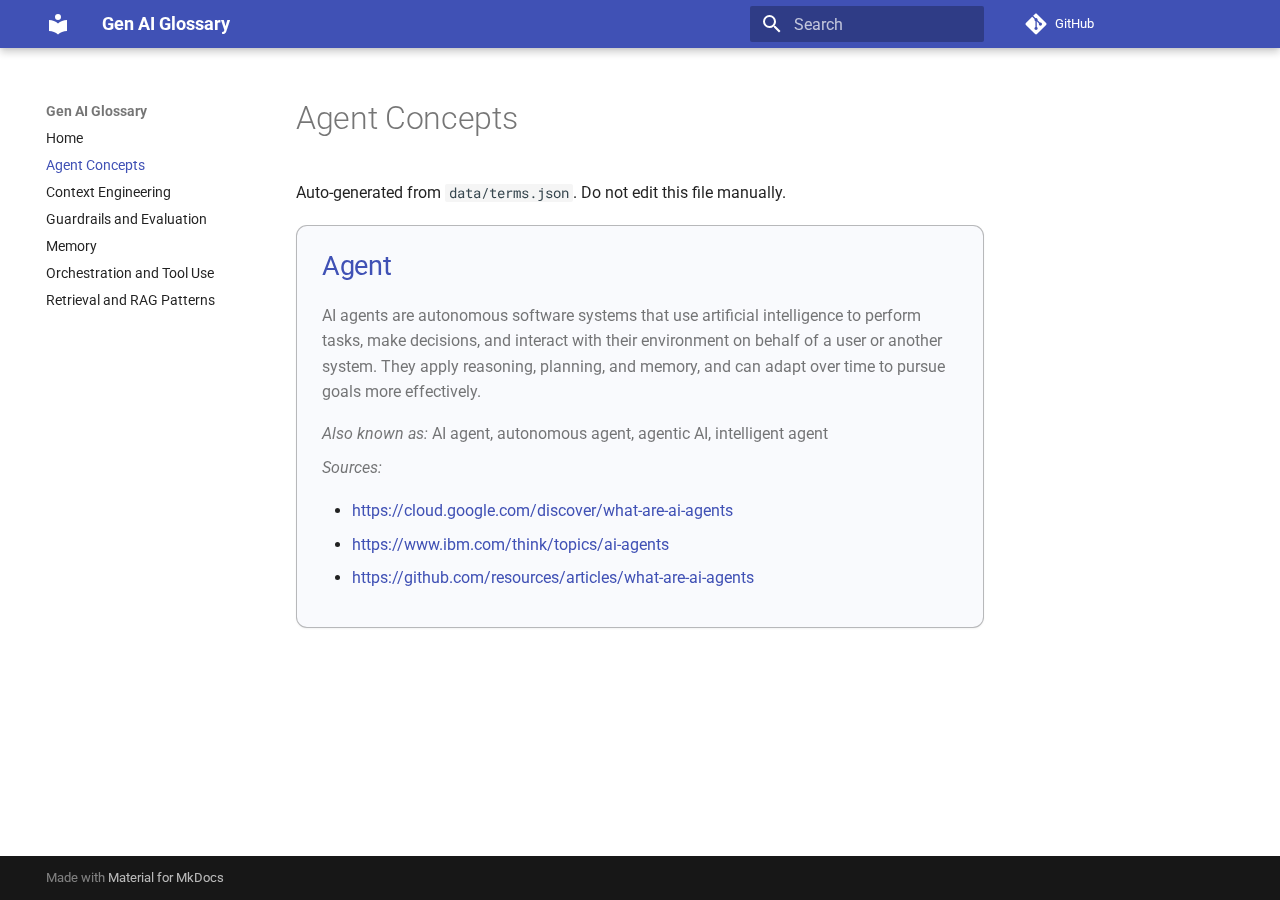
<file: docs/glossary/GLOSSARY_AGENTS/index.html>
<!doctype html>
<html lang="en" class="no-js">
  <head>
    
      <meta charset="utf-8">
      <meta name="viewport" content="width=device-width,initial-scale=1">
      
      
      
        <link rel="canonical" href="https://danielskry.github.io/gen-ai-glossary/glossary/GLOSSARY_AGENTS/">
      
      
        <link rel="prev" href="../..">
      
      
        <link rel="next" href="../GLOSSARY_CONTEXT_ENGINEERING/">
      
      
        
      
      
      <link rel="icon" href="../../assets/images/favicon.png">
      <meta name="generator" content="mkdocs-1.6.1, mkdocs-material-9.7.0">
    
    
      
        <title>Agent Concepts - Gen AI Glossary</title>
      
    
    
      <link rel="stylesheet" href="../../assets/stylesheets/main.618322db.min.css">
      
      


    
    
      
    
    
      
        
        
        <link rel="preconnect" href="https://fonts.gstatic.com" crossorigin>
        <link rel="stylesheet" href="https://fonts.googleapis.com/css?family=Roboto:300,300i,400,400i,700,700i%7CRoboto+Mono:400,400i,700,700i&display=fallback">
        <style>:root{--md-text-font:"Roboto";--md-code-font:"Roboto Mono"}</style>
      
    
    
      <link rel="stylesheet" href="../../stylesheets/extra.css">
    
    <script>__md_scope=new URL("../..",location),__md_hash=e=>[...e].reduce(((e,_)=>(e<<5)-e+_.charCodeAt(0)),0),__md_get=(e,_=localStorage,t=__md_scope)=>JSON.parse(_.getItem(t.pathname+"."+e)),__md_set=(e,_,t=localStorage,a=__md_scope)=>{try{t.setItem(a.pathname+"."+e,JSON.stringify(_))}catch(e){}}</script>
    
      

    
    
  </head>
  
  
    <body dir="ltr">
  
    
    <input class="md-toggle" data-md-toggle="drawer" type="checkbox" id="__drawer" autocomplete="off">
    <input class="md-toggle" data-md-toggle="search" type="checkbox" id="__search" autocomplete="off">
    <label class="md-overlay" for="__drawer"></label>
    <div data-md-component="skip">
      
        
        <a href="#agent-concepts" class="md-skip">
          Skip to content
        </a>
      
    </div>
    <div data-md-component="announce">
      
    </div>
    
    
      

  

<header class="md-header md-header--shadow" data-md-component="header">
  <nav class="md-header__inner md-grid" aria-label="Header">
    <a href="../.." title="Gen AI Glossary" class="md-header__button md-logo" aria-label="Gen AI Glossary" data-md-component="logo">
      
  
  <svg xmlns="http://www.w3.org/2000/svg" viewBox="0 0 24 24"><path d="M12 8a3 3 0 0 0 3-3 3 3 0 0 0-3-3 3 3 0 0 0-3 3 3 3 0 0 0 3 3m0 3.54C9.64 9.35 6.5 8 3 8v11c3.5 0 6.64 1.35 9 3.54 2.36-2.19 5.5-3.54 9-3.54V8c-3.5 0-6.64 1.35-9 3.54"/></svg>

    </a>
    <label class="md-header__button md-icon" for="__drawer">
      
      <svg xmlns="http://www.w3.org/2000/svg" viewBox="0 0 24 24"><path d="M3 6h18v2H3zm0 5h18v2H3zm0 5h18v2H3z"/></svg>
    </label>
    <div class="md-header__title" data-md-component="header-title">
      <div class="md-header__ellipsis">
        <div class="md-header__topic">
          <span class="md-ellipsis">
            Gen AI Glossary
          </span>
        </div>
        <div class="md-header__topic" data-md-component="header-topic">
          <span class="md-ellipsis">
            
              Agent Concepts
            
          </span>
        </div>
      </div>
    </div>
    
    
      <script>var palette=__md_get("__palette");if(palette&&palette.color){if("(prefers-color-scheme)"===palette.color.media){var media=matchMedia("(prefers-color-scheme: light)"),input=document.querySelector(media.matches?"[data-md-color-media='(prefers-color-scheme: light)']":"[data-md-color-media='(prefers-color-scheme: dark)']");palette.color.media=input.getAttribute("data-md-color-media"),palette.color.scheme=input.getAttribute("data-md-color-scheme"),palette.color.primary=input.getAttribute("data-md-color-primary"),palette.color.accent=input.getAttribute("data-md-color-accent")}for(var[key,value]of Object.entries(palette.color))document.body.setAttribute("data-md-color-"+key,value)}</script>
    
    
    
      
      
        <label class="md-header__button md-icon" for="__search">
          
          <svg xmlns="http://www.w3.org/2000/svg" viewBox="0 0 24 24"><path d="M9.5 3A6.5 6.5 0 0 1 16 9.5c0 1.61-.59 3.09-1.56 4.23l.27.27h.79l5 5-1.5 1.5-5-5v-.79l-.27-.27A6.52 6.52 0 0 1 9.5 16 6.5 6.5 0 0 1 3 9.5 6.5 6.5 0 0 1 9.5 3m0 2C7 5 5 7 5 9.5S7 14 9.5 14 14 12 14 9.5 12 5 9.5 5"/></svg>
        </label>
        <div class="md-search" data-md-component="search" role="dialog">
  <label class="md-search__overlay" for="__search"></label>
  <div class="md-search__inner" role="search">
    <form class="md-search__form" name="search">
      <input type="text" class="md-search__input" name="query" aria-label="Search" placeholder="Search" autocapitalize="off" autocorrect="off" autocomplete="off" spellcheck="false" data-md-component="search-query" required>
      <label class="md-search__icon md-icon" for="__search">
        
        <svg xmlns="http://www.w3.org/2000/svg" viewBox="0 0 24 24"><path d="M9.5 3A6.5 6.5 0 0 1 16 9.5c0 1.61-.59 3.09-1.56 4.23l.27.27h.79l5 5-1.5 1.5-5-5v-.79l-.27-.27A6.52 6.52 0 0 1 9.5 16 6.5 6.5 0 0 1 3 9.5 6.5 6.5 0 0 1 9.5 3m0 2C7 5 5 7 5 9.5S7 14 9.5 14 14 12 14 9.5 12 5 9.5 5"/></svg>
        
        <svg xmlns="http://www.w3.org/2000/svg" viewBox="0 0 24 24"><path d="M20 11v2H8l5.5 5.5-1.42 1.42L4.16 12l7.92-7.92L13.5 5.5 8 11z"/></svg>
      </label>
      <nav class="md-search__options" aria-label="Search">
        
        <button type="reset" class="md-search__icon md-icon" title="Clear" aria-label="Clear" tabindex="-1">
          
          <svg xmlns="http://www.w3.org/2000/svg" viewBox="0 0 24 24"><path d="M19 6.41 17.59 5 12 10.59 6.41 5 5 6.41 10.59 12 5 17.59 6.41 19 12 13.41 17.59 19 19 17.59 13.41 12z"/></svg>
        </button>
      </nav>
      
        <div class="md-search__suggest" data-md-component="search-suggest"></div>
      
    </form>
    <div class="md-search__output">
      <div class="md-search__scrollwrap" tabindex="0" data-md-scrollfix>
        <div class="md-search-result" data-md-component="search-result">
          <div class="md-search-result__meta">
            Initializing search
          </div>
          <ol class="md-search-result__list" role="presentation"></ol>
        </div>
      </div>
    </div>
  </div>
</div>
      
    
    
      <div class="md-header__source">
        <a href="https://github.com/Danielskry/gen-ai-glossary" title="Go to repository" class="md-source" data-md-component="source">
  <div class="md-source__icon md-icon">
    
    <svg xmlns="http://www.w3.org/2000/svg" viewBox="0 0 448 512"><!--! Font Awesome Free 7.1.0 by @fontawesome - https://fontawesome.com License - https://fontawesome.com/license/free (Icons: CC BY 4.0, Fonts: SIL OFL 1.1, Code: MIT License) Copyright 2025 Fonticons, Inc.--><path d="M439.6 236.1 244 40.5c-5.4-5.5-12.8-8.5-20.4-8.5s-15 3-20.4 8.4L162.5 81l51.5 51.5c27.1-9.1 52.7 16.8 43.4 43.7l49.7 49.7c34.2-11.8 61.2 31 35.5 56.7-26.5 26.5-70.2-2.9-56-37.3L240.3 199v121.9c25.3 12.5 22.3 41.8 9.1 55-6.4 6.4-15.2 10.1-24.3 10.1s-17.8-3.6-24.3-10.1c-17.6-17.6-11.1-46.9 11.2-56v-123c-20.8-8.5-24.6-30.7-18.6-45L142.6 101 8.5 235.1C3 240.6 0 247.9 0 255.5s3 15 8.5 20.4l195.6 195.7c5.4 5.4 12.7 8.4 20.4 8.4s15-3 20.4-8.4l194.7-194.7c5.4-5.4 8.4-12.8 8.4-20.4s-3-15-8.4-20.4"/></svg>
  </div>
  <div class="md-source__repository">
    GitHub
  </div>
</a>
      </div>
    
  </nav>
  
</header>
    
    <div class="md-container" data-md-component="container">
      
      
        
          
        
      
      <main class="md-main" data-md-component="main">
        <div class="md-main__inner md-grid">
          
            
              
              <div class="md-sidebar md-sidebar--primary" data-md-component="sidebar" data-md-type="navigation" >
                <div class="md-sidebar__scrollwrap">
                  <div class="md-sidebar__inner">
                    



<nav class="md-nav md-nav--primary" aria-label="Navigation" data-md-level="0">
  <label class="md-nav__title" for="__drawer">
    <a href="../.." title="Gen AI Glossary" class="md-nav__button md-logo" aria-label="Gen AI Glossary" data-md-component="logo">
      
  
  <svg xmlns="http://www.w3.org/2000/svg" viewBox="0 0 24 24"><path d="M12 8a3 3 0 0 0 3-3 3 3 0 0 0-3-3 3 3 0 0 0-3 3 3 3 0 0 0 3 3m0 3.54C9.64 9.35 6.5 8 3 8v11c3.5 0 6.64 1.35 9 3.54 2.36-2.19 5.5-3.54 9-3.54V8c-3.5 0-6.64 1.35-9 3.54"/></svg>

    </a>
    Gen AI Glossary
  </label>
  
    <div class="md-nav__source">
      <a href="https://github.com/Danielskry/gen-ai-glossary" title="Go to repository" class="md-source" data-md-component="source">
  <div class="md-source__icon md-icon">
    
    <svg xmlns="http://www.w3.org/2000/svg" viewBox="0 0 448 512"><!--! Font Awesome Free 7.1.0 by @fontawesome - https://fontawesome.com License - https://fontawesome.com/license/free (Icons: CC BY 4.0, Fonts: SIL OFL 1.1, Code: MIT License) Copyright 2025 Fonticons, Inc.--><path d="M439.6 236.1 244 40.5c-5.4-5.5-12.8-8.5-20.4-8.5s-15 3-20.4 8.4L162.5 81l51.5 51.5c27.1-9.1 52.7 16.8 43.4 43.7l49.7 49.7c34.2-11.8 61.2 31 35.5 56.7-26.5 26.5-70.2-2.9-56-37.3L240.3 199v121.9c25.3 12.5 22.3 41.8 9.1 55-6.4 6.4-15.2 10.1-24.3 10.1s-17.8-3.6-24.3-10.1c-17.6-17.6-11.1-46.9 11.2-56v-123c-20.8-8.5-24.6-30.7-18.6-45L142.6 101 8.5 235.1C3 240.6 0 247.9 0 255.5s3 15 8.5 20.4l195.6 195.7c5.4 5.4 12.7 8.4 20.4 8.4s15-3 20.4-8.4l194.7-194.7c5.4-5.4 8.4-12.8 8.4-20.4s-3-15-8.4-20.4"/></svg>
  </div>
  <div class="md-source__repository">
    GitHub
  </div>
</a>
    </div>
  
  <ul class="md-nav__list" data-md-scrollfix>
    
      
      
  
  
  
  
    <li class="md-nav__item">
      <a href="../.." class="md-nav__link">
        
  
  
  <span class="md-ellipsis">
    
  
    Home
  

    
  </span>
  
  

      </a>
    </li>
  

    
      
      
  
  
    
  
  
  
    <li class="md-nav__item md-nav__item--active">
      
      <input class="md-nav__toggle md-toggle" type="checkbox" id="__toc">
      
      
        
      
      
      <a href="./" class="md-nav__link md-nav__link--active">
        
  
  
  <span class="md-ellipsis">
    
  
    Agent Concepts
  

    
  </span>
  
  

      </a>
      
    </li>
  

    
      
      
  
  
  
  
    <li class="md-nav__item">
      <a href="../GLOSSARY_CONTEXT_ENGINEERING/" class="md-nav__link">
        
  
  
  <span class="md-ellipsis">
    
  
    Context Engineering
  

    
  </span>
  
  

      </a>
    </li>
  

    
      
      
  
  
  
  
    <li class="md-nav__item">
      <a href="../GLOSSARY_GUARDRAILS/" class="md-nav__link">
        
  
  
  <span class="md-ellipsis">
    
  
    Guardrails and Evaluation
  

    
  </span>
  
  

      </a>
    </li>
  

    
      
      
  
  
  
  
    <li class="md-nav__item">
      <a href="../GLOSSARY_MEMORY/" class="md-nav__link">
        
  
  
  <span class="md-ellipsis">
    
  
    Memory
  

    
  </span>
  
  

      </a>
    </li>
  

    
      
      
  
  
  
  
    <li class="md-nav__item">
      <a href="../GLOSSARY_ORCHESTRATION/" class="md-nav__link">
        
  
  
  <span class="md-ellipsis">
    
  
    Orchestration and Tool Use
  

    
  </span>
  
  

      </a>
    </li>
  

    
      
      
  
  
  
  
    <li class="md-nav__item">
      <a href="../GLOSSARY_RETRIEVAL/" class="md-nav__link">
        
  
  
  <span class="md-ellipsis">
    
  
    Retrieval and RAG Patterns
  

    
  </span>
  
  

      </a>
    </li>
  

    
  </ul>
</nav>
                  </div>
                </div>
              </div>
            
            
              
              <div class="md-sidebar md-sidebar--secondary" data-md-component="sidebar" data-md-type="toc" >
                <div class="md-sidebar__scrollwrap">
                  <div class="md-sidebar__inner">
                    

<nav class="md-nav md-nav--secondary" aria-label="Table of contents">
  
  
  
    
  
  
</nav>
                  </div>
                </div>
              </div>
            
          
          
            <div class="md-content" data-md-component="content">
              
              <article class="md-content__inner md-typeset">
                
                  


  
  


<h1 id="agent-concepts">Agent Concepts</h1>
<p>Auto-generated from <code>data/terms.json</code>. Do not edit this file manually.</p>
<section class="term-card" data-term="agent">

<h3 id="agent"><a class="term-anchor" href="#agent">Agent</a></h3>

<blockquote>
<p>AI agents are autonomous software systems that use artificial intelligence to perform tasks, make decisions, and interact with their environment on behalf of a user or another system. They apply reasoning, planning, and memory, and can adapt over time to pursue goals more effectively.</p>
</blockquote>

<p class="term-meta"><em>Also known as:</em> AI agent, autonomous agent, agentic AI, intelligent agent</p>
<p class="term-meta"><em>Sources:</em></p>
<ul class="term-sources">
  <li><a href="https://cloud.google.com/discover/what-are-ai-agents">https://cloud.google.com/discover/what-are-ai-agents</a></li>
  <li><a href="https://www.ibm.com/think/topics/ai-agents">https://www.ibm.com/think/topics/ai-agents</a></li>
  <li><a href="https://github.com/resources/articles/what-are-ai-agents">https://github.com/resources/articles/what-are-ai-agents</a></li>
</ul>

</section>












                
              </article>
            </div>
          
          
<script>var target=document.getElementById(location.hash.slice(1));target&&target.name&&(target.checked=target.name.startsWith("__tabbed_"))</script>
        </div>
        
      </main>
      
        <footer class="md-footer">
  
  <div class="md-footer-meta md-typeset">
    <div class="md-footer-meta__inner md-grid">
      <div class="md-copyright">
  
  
    Made with
    <a href="https://squidfunk.github.io/mkdocs-material/" target="_blank" rel="noopener">
      Material for MkDocs
    </a>
  
</div>
      
    </div>
  </div>
</footer>
      
    </div>
    <div class="md-dialog" data-md-component="dialog">
      <div class="md-dialog__inner md-typeset"></div>
    </div>
    
    
    
      
      
      <script id="__config" type="application/json">{"annotate": null, "base": "../..", "features": ["search.suggest", "search.highlight", "navigation.instant"], "search": "../../assets/javascripts/workers/search.7a47a382.min.js", "tags": null, "translations": {"clipboard.copied": "Copied to clipboard", "clipboard.copy": "Copy to clipboard", "search.result.more.one": "1 more on this page", "search.result.more.other": "# more on this page", "search.result.none": "No matching documents", "search.result.one": "1 matching document", "search.result.other": "# matching documents", "search.result.placeholder": "Type to start searching", "search.result.term.missing": "Missing", "select.version": "Select version"}, "version": null}</script>
    
    
      <script src="../../assets/javascripts/bundle.e71a0d61.min.js"></script>
      
    
  </body>
</html>
</file>
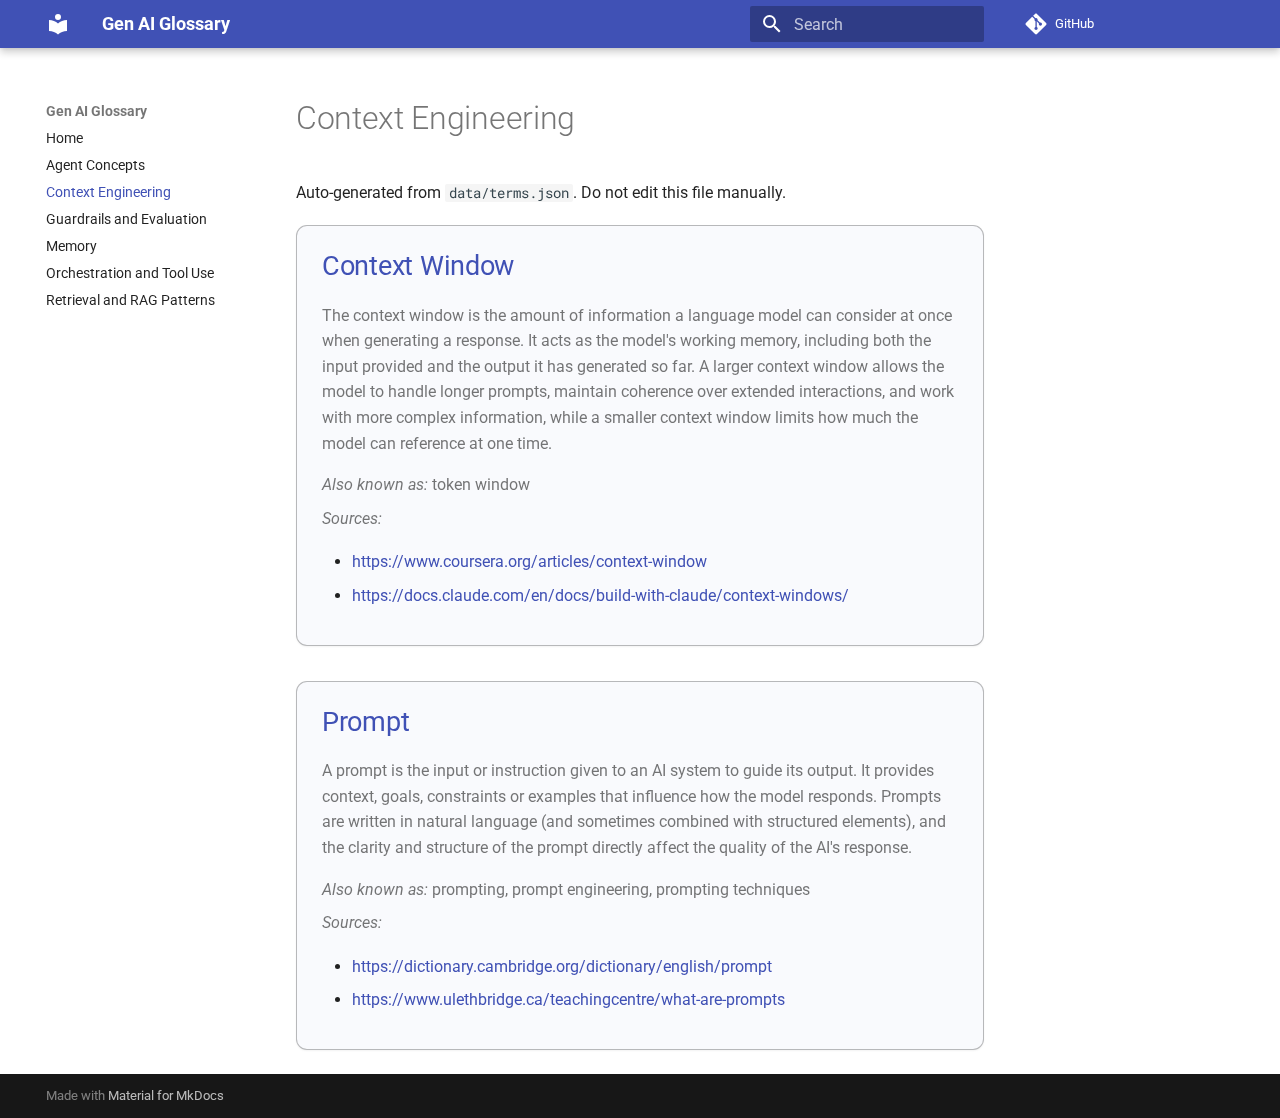
<file: docs/glossary/GLOSSARY_CONTEXT_ENGINEERING/index.html>
<!doctype html>
<html lang="en" class="no-js">
  <head>
    
      <meta charset="utf-8">
      <meta name="viewport" content="width=device-width,initial-scale=1">
      
      
      
        <link rel="canonical" href="https://danielskry.github.io/gen-ai-glossary/glossary/GLOSSARY_CONTEXT_ENGINEERING/">
      
      
        <link rel="prev" href="../GLOSSARY_AGENTS/">
      
      
        <link rel="next" href="../GLOSSARY_GUARDRAILS/">
      
      
        
      
      
      <link rel="icon" href="../../assets/images/favicon.png">
      <meta name="generator" content="mkdocs-1.6.1, mkdocs-material-9.7.0">
    
    
      
        <title>Context Engineering - Gen AI Glossary</title>
      
    
    
      <link rel="stylesheet" href="../../assets/stylesheets/main.618322db.min.css">
      
      


    
    
      
    
    
      
        
        
        <link rel="preconnect" href="https://fonts.gstatic.com" crossorigin>
        <link rel="stylesheet" href="https://fonts.googleapis.com/css?family=Roboto:300,300i,400,400i,700,700i%7CRoboto+Mono:400,400i,700,700i&display=fallback">
        <style>:root{--md-text-font:"Roboto";--md-code-font:"Roboto Mono"}</style>
      
    
    
      <link rel="stylesheet" href="../../stylesheets/extra.css">
    
    <script>__md_scope=new URL("../..",location),__md_hash=e=>[...e].reduce(((e,_)=>(e<<5)-e+_.charCodeAt(0)),0),__md_get=(e,_=localStorage,t=__md_scope)=>JSON.parse(_.getItem(t.pathname+"."+e)),__md_set=(e,_,t=localStorage,a=__md_scope)=>{try{t.setItem(a.pathname+"."+e,JSON.stringify(_))}catch(e){}}</script>
    
      

    
    
  </head>
  
  
    <body dir="ltr">
  
    
    <input class="md-toggle" data-md-toggle="drawer" type="checkbox" id="__drawer" autocomplete="off">
    <input class="md-toggle" data-md-toggle="search" type="checkbox" id="__search" autocomplete="off">
    <label class="md-overlay" for="__drawer"></label>
    <div data-md-component="skip">
      
        
        <a href="#context-engineering" class="md-skip">
          Skip to content
        </a>
      
    </div>
    <div data-md-component="announce">
      
    </div>
    
    
      

  

<header class="md-header md-header--shadow" data-md-component="header">
  <nav class="md-header__inner md-grid" aria-label="Header">
    <a href="../.." title="Gen AI Glossary" class="md-header__button md-logo" aria-label="Gen AI Glossary" data-md-component="logo">
      
  
  <svg xmlns="http://www.w3.org/2000/svg" viewBox="0 0 24 24"><path d="M12 8a3 3 0 0 0 3-3 3 3 0 0 0-3-3 3 3 0 0 0-3 3 3 3 0 0 0 3 3m0 3.54C9.64 9.35 6.5 8 3 8v11c3.5 0 6.64 1.35 9 3.54 2.36-2.19 5.5-3.54 9-3.54V8c-3.5 0-6.64 1.35-9 3.54"/></svg>

    </a>
    <label class="md-header__button md-icon" for="__drawer">
      
      <svg xmlns="http://www.w3.org/2000/svg" viewBox="0 0 24 24"><path d="M3 6h18v2H3zm0 5h18v2H3zm0 5h18v2H3z"/></svg>
    </label>
    <div class="md-header__title" data-md-component="header-title">
      <div class="md-header__ellipsis">
        <div class="md-header__topic">
          <span class="md-ellipsis">
            Gen AI Glossary
          </span>
        </div>
        <div class="md-header__topic" data-md-component="header-topic">
          <span class="md-ellipsis">
            
              Context Engineering
            
          </span>
        </div>
      </div>
    </div>
    
    
      <script>var palette=__md_get("__palette");if(palette&&palette.color){if("(prefers-color-scheme)"===palette.color.media){var media=matchMedia("(prefers-color-scheme: light)"),input=document.querySelector(media.matches?"[data-md-color-media='(prefers-color-scheme: light)']":"[data-md-color-media='(prefers-color-scheme: dark)']");palette.color.media=input.getAttribute("data-md-color-media"),palette.color.scheme=input.getAttribute("data-md-color-scheme"),palette.color.primary=input.getAttribute("data-md-color-primary"),palette.color.accent=input.getAttribute("data-md-color-accent")}for(var[key,value]of Object.entries(palette.color))document.body.setAttribute("data-md-color-"+key,value)}</script>
    
    
    
      
      
        <label class="md-header__button md-icon" for="__search">
          
          <svg xmlns="http://www.w3.org/2000/svg" viewBox="0 0 24 24"><path d="M9.5 3A6.5 6.5 0 0 1 16 9.5c0 1.61-.59 3.09-1.56 4.23l.27.27h.79l5 5-1.5 1.5-5-5v-.79l-.27-.27A6.52 6.52 0 0 1 9.5 16 6.5 6.5 0 0 1 3 9.5 6.5 6.5 0 0 1 9.5 3m0 2C7 5 5 7 5 9.5S7 14 9.5 14 14 12 14 9.5 12 5 9.5 5"/></svg>
        </label>
        <div class="md-search" data-md-component="search" role="dialog">
  <label class="md-search__overlay" for="__search"></label>
  <div class="md-search__inner" role="search">
    <form class="md-search__form" name="search">
      <input type="text" class="md-search__input" name="query" aria-label="Search" placeholder="Search" autocapitalize="off" autocorrect="off" autocomplete="off" spellcheck="false" data-md-component="search-query" required>
      <label class="md-search__icon md-icon" for="__search">
        
        <svg xmlns="http://www.w3.org/2000/svg" viewBox="0 0 24 24"><path d="M9.5 3A6.5 6.5 0 0 1 16 9.5c0 1.61-.59 3.09-1.56 4.23l.27.27h.79l5 5-1.5 1.5-5-5v-.79l-.27-.27A6.52 6.52 0 0 1 9.5 16 6.5 6.5 0 0 1 3 9.5 6.5 6.5 0 0 1 9.5 3m0 2C7 5 5 7 5 9.5S7 14 9.5 14 14 12 14 9.5 12 5 9.5 5"/></svg>
        
        <svg xmlns="http://www.w3.org/2000/svg" viewBox="0 0 24 24"><path d="M20 11v2H8l5.5 5.5-1.42 1.42L4.16 12l7.92-7.92L13.5 5.5 8 11z"/></svg>
      </label>
      <nav class="md-search__options" aria-label="Search">
        
        <button type="reset" class="md-search__icon md-icon" title="Clear" aria-label="Clear" tabindex="-1">
          
          <svg xmlns="http://www.w3.org/2000/svg" viewBox="0 0 24 24"><path d="M19 6.41 17.59 5 12 10.59 6.41 5 5 6.41 10.59 12 5 17.59 6.41 19 12 13.41 17.59 19 19 17.59 13.41 12z"/></svg>
        </button>
      </nav>
      
        <div class="md-search__suggest" data-md-component="search-suggest"></div>
      
    </form>
    <div class="md-search__output">
      <div class="md-search__scrollwrap" tabindex="0" data-md-scrollfix>
        <div class="md-search-result" data-md-component="search-result">
          <div class="md-search-result__meta">
            Initializing search
          </div>
          <ol class="md-search-result__list" role="presentation"></ol>
        </div>
      </div>
    </div>
  </div>
</div>
      
    
    
      <div class="md-header__source">
        <a href="https://github.com/Danielskry/gen-ai-glossary" title="Go to repository" class="md-source" data-md-component="source">
  <div class="md-source__icon md-icon">
    
    <svg xmlns="http://www.w3.org/2000/svg" viewBox="0 0 448 512"><!--! Font Awesome Free 7.1.0 by @fontawesome - https://fontawesome.com License - https://fontawesome.com/license/free (Icons: CC BY 4.0, Fonts: SIL OFL 1.1, Code: MIT License) Copyright 2025 Fonticons, Inc.--><path d="M439.6 236.1 244 40.5c-5.4-5.5-12.8-8.5-20.4-8.5s-15 3-20.4 8.4L162.5 81l51.5 51.5c27.1-9.1 52.7 16.8 43.4 43.7l49.7 49.7c34.2-11.8 61.2 31 35.5 56.7-26.5 26.5-70.2-2.9-56-37.3L240.3 199v121.9c25.3 12.5 22.3 41.8 9.1 55-6.4 6.4-15.2 10.1-24.3 10.1s-17.8-3.6-24.3-10.1c-17.6-17.6-11.1-46.9 11.2-56v-123c-20.8-8.5-24.6-30.7-18.6-45L142.6 101 8.5 235.1C3 240.6 0 247.9 0 255.5s3 15 8.5 20.4l195.6 195.7c5.4 5.4 12.7 8.4 20.4 8.4s15-3 20.4-8.4l194.7-194.7c5.4-5.4 8.4-12.8 8.4-20.4s-3-15-8.4-20.4"/></svg>
  </div>
  <div class="md-source__repository">
    GitHub
  </div>
</a>
      </div>
    
  </nav>
  
</header>
    
    <div class="md-container" data-md-component="container">
      
      
        
          
        
      
      <main class="md-main" data-md-component="main">
        <div class="md-main__inner md-grid">
          
            
              
              <div class="md-sidebar md-sidebar--primary" data-md-component="sidebar" data-md-type="navigation" >
                <div class="md-sidebar__scrollwrap">
                  <div class="md-sidebar__inner">
                    



<nav class="md-nav md-nav--primary" aria-label="Navigation" data-md-level="0">
  <label class="md-nav__title" for="__drawer">
    <a href="../.." title="Gen AI Glossary" class="md-nav__button md-logo" aria-label="Gen AI Glossary" data-md-component="logo">
      
  
  <svg xmlns="http://www.w3.org/2000/svg" viewBox="0 0 24 24"><path d="M12 8a3 3 0 0 0 3-3 3 3 0 0 0-3-3 3 3 0 0 0-3 3 3 3 0 0 0 3 3m0 3.54C9.64 9.35 6.5 8 3 8v11c3.5 0 6.64 1.35 9 3.54 2.36-2.19 5.5-3.54 9-3.54V8c-3.5 0-6.64 1.35-9 3.54"/></svg>

    </a>
    Gen AI Glossary
  </label>
  
    <div class="md-nav__source">
      <a href="https://github.com/Danielskry/gen-ai-glossary" title="Go to repository" class="md-source" data-md-component="source">
  <div class="md-source__icon md-icon">
    
    <svg xmlns="http://www.w3.org/2000/svg" viewBox="0 0 448 512"><!--! Font Awesome Free 7.1.0 by @fontawesome - https://fontawesome.com License - https://fontawesome.com/license/free (Icons: CC BY 4.0, Fonts: SIL OFL 1.1, Code: MIT License) Copyright 2025 Fonticons, Inc.--><path d="M439.6 236.1 244 40.5c-5.4-5.5-12.8-8.5-20.4-8.5s-15 3-20.4 8.4L162.5 81l51.5 51.5c27.1-9.1 52.7 16.8 43.4 43.7l49.7 49.7c34.2-11.8 61.2 31 35.5 56.7-26.5 26.5-70.2-2.9-56-37.3L240.3 199v121.9c25.3 12.5 22.3 41.8 9.1 55-6.4 6.4-15.2 10.1-24.3 10.1s-17.8-3.6-24.3-10.1c-17.6-17.6-11.1-46.9 11.2-56v-123c-20.8-8.5-24.6-30.7-18.6-45L142.6 101 8.5 235.1C3 240.6 0 247.9 0 255.5s3 15 8.5 20.4l195.6 195.7c5.4 5.4 12.7 8.4 20.4 8.4s15-3 20.4-8.4l194.7-194.7c5.4-5.4 8.4-12.8 8.4-20.4s-3-15-8.4-20.4"/></svg>
  </div>
  <div class="md-source__repository">
    GitHub
  </div>
</a>
    </div>
  
  <ul class="md-nav__list" data-md-scrollfix>
    
      
      
  
  
  
  
    <li class="md-nav__item">
      <a href="../.." class="md-nav__link">
        
  
  
  <span class="md-ellipsis">
    
  
    Home
  

    
  </span>
  
  

      </a>
    </li>
  

    
      
      
  
  
  
  
    <li class="md-nav__item">
      <a href="../GLOSSARY_AGENTS/" class="md-nav__link">
        
  
  
  <span class="md-ellipsis">
    
  
    Agent Concepts
  

    
  </span>
  
  

      </a>
    </li>
  

    
      
      
  
  
    
  
  
  
    <li class="md-nav__item md-nav__item--active">
      
      <input class="md-nav__toggle md-toggle" type="checkbox" id="__toc">
      
      
        
      
      
      <a href="./" class="md-nav__link md-nav__link--active">
        
  
  
  <span class="md-ellipsis">
    
  
    Context Engineering
  

    
  </span>
  
  

      </a>
      
    </li>
  

    
      
      
  
  
  
  
    <li class="md-nav__item">
      <a href="../GLOSSARY_GUARDRAILS/" class="md-nav__link">
        
  
  
  <span class="md-ellipsis">
    
  
    Guardrails and Evaluation
  

    
  </span>
  
  

      </a>
    </li>
  

    
      
      
  
  
  
  
    <li class="md-nav__item">
      <a href="../GLOSSARY_MEMORY/" class="md-nav__link">
        
  
  
  <span class="md-ellipsis">
    
  
    Memory
  

    
  </span>
  
  

      </a>
    </li>
  

    
      
      
  
  
  
  
    <li class="md-nav__item">
      <a href="../GLOSSARY_ORCHESTRATION/" class="md-nav__link">
        
  
  
  <span class="md-ellipsis">
    
  
    Orchestration and Tool Use
  

    
  </span>
  
  

      </a>
    </li>
  

    
      
      
  
  
  
  
    <li class="md-nav__item">
      <a href="../GLOSSARY_RETRIEVAL/" class="md-nav__link">
        
  
  
  <span class="md-ellipsis">
    
  
    Retrieval and RAG Patterns
  

    
  </span>
  
  

      </a>
    </li>
  

    
  </ul>
</nav>
                  </div>
                </div>
              </div>
            
            
              
              <div class="md-sidebar md-sidebar--secondary" data-md-component="sidebar" data-md-type="toc" >
                <div class="md-sidebar__scrollwrap">
                  <div class="md-sidebar__inner">
                    

<nav class="md-nav md-nav--secondary" aria-label="Table of contents">
  
  
  
    
  
  
</nav>
                  </div>
                </div>
              </div>
            
          
          
            <div class="md-content" data-md-component="content">
              
              <article class="md-content__inner md-typeset">
                
                  


  
  


<h1 id="context-engineering">Context Engineering</h1>
<p>Auto-generated from <code>data/terms.json</code>. Do not edit this file manually.</p>
<section class="term-card" data-term="context-window">

<h3 id="context-window"><a class="term-anchor" href="#context-window">Context Window</a></h3>

<blockquote>
<p>The context window is the amount of information a language model can consider at once when generating a response. It acts as the model&#x27;s working memory, including both the input provided and the output it has generated so far. A larger context window allows the model to handle longer prompts, maintain coherence over extended interactions, and work with more complex information, while a smaller context window limits how much the model can reference at one time.</p>
</blockquote>

<p class="term-meta"><em>Also known as:</em> token window</p>
<p class="term-meta"><em>Sources:</em></p>
<ul class="term-sources">
  <li><a href="https://www.coursera.org/articles/context-window">https://www.coursera.org/articles/context-window</a></li>
  <li><a href="https://docs.claude.com/en/docs/build-with-claude/context-windows/">https://docs.claude.com/en/docs/build-with-claude/context-windows/</a></li>
</ul>

</section>

<section class="term-card" data-term="prompt">

<h3 id="prompt"><a class="term-anchor" href="#prompt">Prompt</a></h3>

<blockquote>
<p>A prompt is the input or instruction given to an AI system to guide its output. It provides context, goals, constraints or examples that influence how the model responds. Prompts are written in natural language (and sometimes combined with structured elements), and the clarity and structure of the prompt directly affect the quality of the AI&#x27;s response.</p>
</blockquote>

<p class="term-meta"><em>Also known as:</em> prompting, prompt engineering, prompting techniques</p>
<p class="term-meta"><em>Sources:</em></p>
<ul class="term-sources">
  <li><a href="https://dictionary.cambridge.org/dictionary/english/prompt">https://dictionary.cambridge.org/dictionary/english/prompt</a></li>
  <li><a href="https://www.ulethbridge.ca/teachingcentre/what-are-prompts">https://www.ulethbridge.ca/teachingcentre/what-are-prompts</a></li>
</ul>

</section>












                
              </article>
            </div>
          
          
<script>var target=document.getElementById(location.hash.slice(1));target&&target.name&&(target.checked=target.name.startsWith("__tabbed_"))</script>
        </div>
        
      </main>
      
        <footer class="md-footer">
  
  <div class="md-footer-meta md-typeset">
    <div class="md-footer-meta__inner md-grid">
      <div class="md-copyright">
  
  
    Made with
    <a href="https://squidfunk.github.io/mkdocs-material/" target="_blank" rel="noopener">
      Material for MkDocs
    </a>
  
</div>
      
    </div>
  </div>
</footer>
      
    </div>
    <div class="md-dialog" data-md-component="dialog">
      <div class="md-dialog__inner md-typeset"></div>
    </div>
    
    
    
      
      
      <script id="__config" type="application/json">{"annotate": null, "base": "../..", "features": ["search.suggest", "search.highlight", "navigation.instant"], "search": "../../assets/javascripts/workers/search.7a47a382.min.js", "tags": null, "translations": {"clipboard.copied": "Copied to clipboard", "clipboard.copy": "Copy to clipboard", "search.result.more.one": "1 more on this page", "search.result.more.other": "# more on this page", "search.result.none": "No matching documents", "search.result.one": "1 matching document", "search.result.other": "# matching documents", "search.result.placeholder": "Type to start searching", "search.result.term.missing": "Missing", "select.version": "Select version"}, "version": null}</script>
    
    
      <script src="../../assets/javascripts/bundle.e71a0d61.min.js"></script>
      
    
  </body>
</html>
</file>
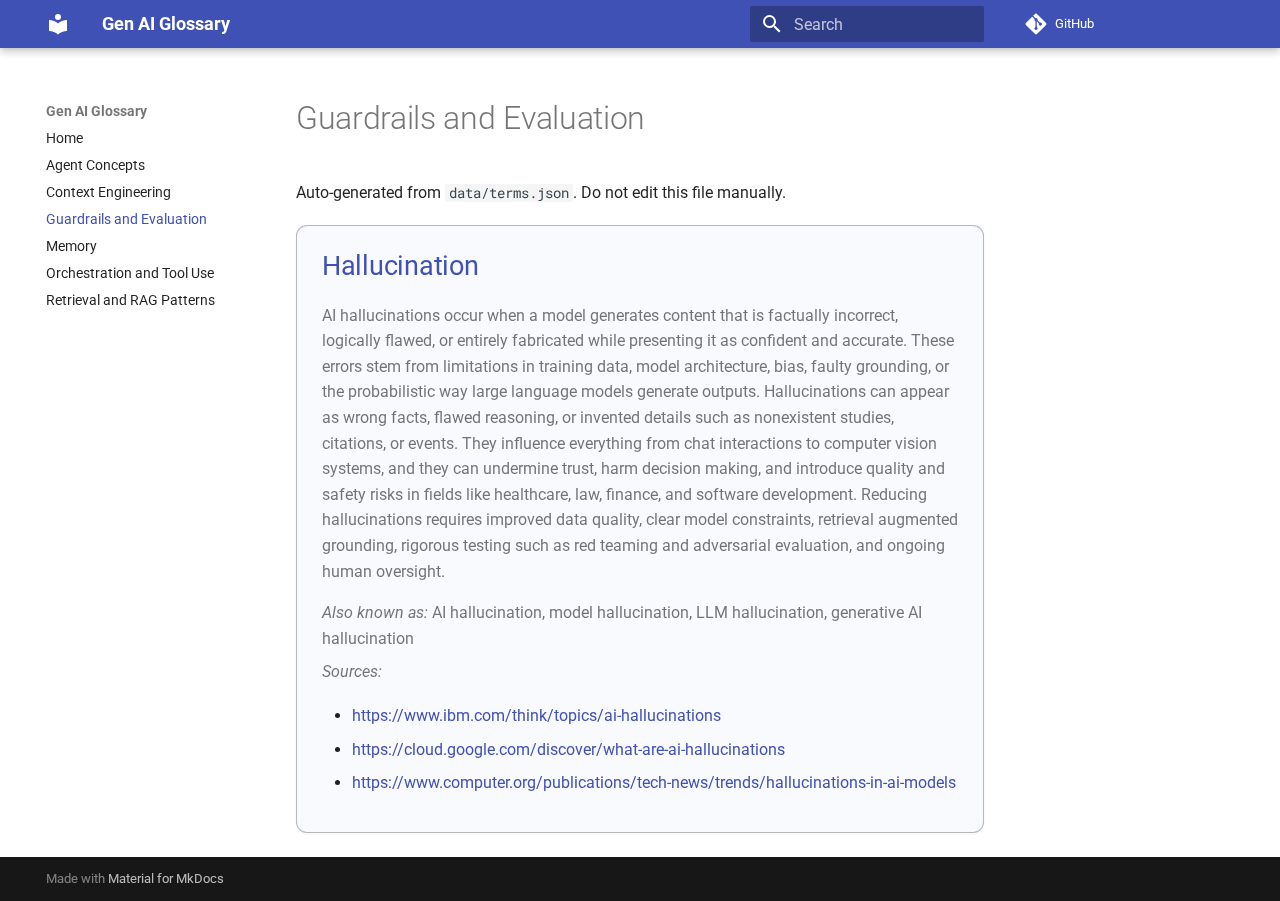
<file: docs/glossary/GLOSSARY_GUARDRAILS/index.html>
<!doctype html>
<html lang="en" class="no-js">
  <head>
    
      <meta charset="utf-8">
      <meta name="viewport" content="width=device-width,initial-scale=1">
      
      
      
        <link rel="canonical" href="https://danielskry.github.io/gen-ai-glossary/glossary/GLOSSARY_GUARDRAILS/">
      
      
        <link rel="prev" href="../GLOSSARY_CONTEXT_ENGINEERING/">
      
      
        <link rel="next" href="../GLOSSARY_MEMORY/">
      
      
        
      
      
      <link rel="icon" href="../../assets/images/favicon.png">
      <meta name="generator" content="mkdocs-1.6.1, mkdocs-material-9.7.0">
    
    
      
        <title>Guardrails and Evaluation - Gen AI Glossary</title>
      
    
    
      <link rel="stylesheet" href="../../assets/stylesheets/main.618322db.min.css">
      
      


    
    
      
    
    
      
        
        
        <link rel="preconnect" href="https://fonts.gstatic.com" crossorigin>
        <link rel="stylesheet" href="https://fonts.googleapis.com/css?family=Roboto:300,300i,400,400i,700,700i%7CRoboto+Mono:400,400i,700,700i&display=fallback">
        <style>:root{--md-text-font:"Roboto";--md-code-font:"Roboto Mono"}</style>
      
    
    
      <link rel="stylesheet" href="../../stylesheets/extra.css">
    
    <script>__md_scope=new URL("../..",location),__md_hash=e=>[...e].reduce(((e,_)=>(e<<5)-e+_.charCodeAt(0)),0),__md_get=(e,_=localStorage,t=__md_scope)=>JSON.parse(_.getItem(t.pathname+"."+e)),__md_set=(e,_,t=localStorage,a=__md_scope)=>{try{t.setItem(a.pathname+"."+e,JSON.stringify(_))}catch(e){}}</script>
    
      

    
    
  </head>
  
  
    <body dir="ltr">
  
    
    <input class="md-toggle" data-md-toggle="drawer" type="checkbox" id="__drawer" autocomplete="off">
    <input class="md-toggle" data-md-toggle="search" type="checkbox" id="__search" autocomplete="off">
    <label class="md-overlay" for="__drawer"></label>
    <div data-md-component="skip">
      
        
        <a href="#guardrails-and-evaluation" class="md-skip">
          Skip to content
        </a>
      
    </div>
    <div data-md-component="announce">
      
    </div>
    
    
      

  

<header class="md-header md-header--shadow" data-md-component="header">
  <nav class="md-header__inner md-grid" aria-label="Header">
    <a href="../.." title="Gen AI Glossary" class="md-header__button md-logo" aria-label="Gen AI Glossary" data-md-component="logo">
      
  
  <svg xmlns="http://www.w3.org/2000/svg" viewBox="0 0 24 24"><path d="M12 8a3 3 0 0 0 3-3 3 3 0 0 0-3-3 3 3 0 0 0-3 3 3 3 0 0 0 3 3m0 3.54C9.64 9.35 6.5 8 3 8v11c3.5 0 6.64 1.35 9 3.54 2.36-2.19 5.5-3.54 9-3.54V8c-3.5 0-6.64 1.35-9 3.54"/></svg>

    </a>
    <label class="md-header__button md-icon" for="__drawer">
      
      <svg xmlns="http://www.w3.org/2000/svg" viewBox="0 0 24 24"><path d="M3 6h18v2H3zm0 5h18v2H3zm0 5h18v2H3z"/></svg>
    </label>
    <div class="md-header__title" data-md-component="header-title">
      <div class="md-header__ellipsis">
        <div class="md-header__topic">
          <span class="md-ellipsis">
            Gen AI Glossary
          </span>
        </div>
        <div class="md-header__topic" data-md-component="header-topic">
          <span class="md-ellipsis">
            
              Guardrails and Evaluation
            
          </span>
        </div>
      </div>
    </div>
    
    
      <script>var palette=__md_get("__palette");if(palette&&palette.color){if("(prefers-color-scheme)"===palette.color.media){var media=matchMedia("(prefers-color-scheme: light)"),input=document.querySelector(media.matches?"[data-md-color-media='(prefers-color-scheme: light)']":"[data-md-color-media='(prefers-color-scheme: dark)']");palette.color.media=input.getAttribute("data-md-color-media"),palette.color.scheme=input.getAttribute("data-md-color-scheme"),palette.color.primary=input.getAttribute("data-md-color-primary"),palette.color.accent=input.getAttribute("data-md-color-accent")}for(var[key,value]of Object.entries(palette.color))document.body.setAttribute("data-md-color-"+key,value)}</script>
    
    
    
      
      
        <label class="md-header__button md-icon" for="__search">
          
          <svg xmlns="http://www.w3.org/2000/svg" viewBox="0 0 24 24"><path d="M9.5 3A6.5 6.5 0 0 1 16 9.5c0 1.61-.59 3.09-1.56 4.23l.27.27h.79l5 5-1.5 1.5-5-5v-.79l-.27-.27A6.52 6.52 0 0 1 9.5 16 6.5 6.5 0 0 1 3 9.5 6.5 6.5 0 0 1 9.5 3m0 2C7 5 5 7 5 9.5S7 14 9.5 14 14 12 14 9.5 12 5 9.5 5"/></svg>
        </label>
        <div class="md-search" data-md-component="search" role="dialog">
  <label class="md-search__overlay" for="__search"></label>
  <div class="md-search__inner" role="search">
    <form class="md-search__form" name="search">
      <input type="text" class="md-search__input" name="query" aria-label="Search" placeholder="Search" autocapitalize="off" autocorrect="off" autocomplete="off" spellcheck="false" data-md-component="search-query" required>
      <label class="md-search__icon md-icon" for="__search">
        
        <svg xmlns="http://www.w3.org/2000/svg" viewBox="0 0 24 24"><path d="M9.5 3A6.5 6.5 0 0 1 16 9.5c0 1.61-.59 3.09-1.56 4.23l.27.27h.79l5 5-1.5 1.5-5-5v-.79l-.27-.27A6.52 6.52 0 0 1 9.5 16 6.5 6.5 0 0 1 3 9.5 6.5 6.5 0 0 1 9.5 3m0 2C7 5 5 7 5 9.5S7 14 9.5 14 14 12 14 9.5 12 5 9.5 5"/></svg>
        
        <svg xmlns="http://www.w3.org/2000/svg" viewBox="0 0 24 24"><path d="M20 11v2H8l5.5 5.5-1.42 1.42L4.16 12l7.92-7.92L13.5 5.5 8 11z"/></svg>
      </label>
      <nav class="md-search__options" aria-label="Search">
        
        <button type="reset" class="md-search__icon md-icon" title="Clear" aria-label="Clear" tabindex="-1">
          
          <svg xmlns="http://www.w3.org/2000/svg" viewBox="0 0 24 24"><path d="M19 6.41 17.59 5 12 10.59 6.41 5 5 6.41 10.59 12 5 17.59 6.41 19 12 13.41 17.59 19 19 17.59 13.41 12z"/></svg>
        </button>
      </nav>
      
        <div class="md-search__suggest" data-md-component="search-suggest"></div>
      
    </form>
    <div class="md-search__output">
      <div class="md-search__scrollwrap" tabindex="0" data-md-scrollfix>
        <div class="md-search-result" data-md-component="search-result">
          <div class="md-search-result__meta">
            Initializing search
          </div>
          <ol class="md-search-result__list" role="presentation"></ol>
        </div>
      </div>
    </div>
  </div>
</div>
      
    
    
      <div class="md-header__source">
        <a href="https://github.com/Danielskry/gen-ai-glossary" title="Go to repository" class="md-source" data-md-component="source">
  <div class="md-source__icon md-icon">
    
    <svg xmlns="http://www.w3.org/2000/svg" viewBox="0 0 448 512"><!--! Font Awesome Free 7.1.0 by @fontawesome - https://fontawesome.com License - https://fontawesome.com/license/free (Icons: CC BY 4.0, Fonts: SIL OFL 1.1, Code: MIT License) Copyright 2025 Fonticons, Inc.--><path d="M439.6 236.1 244 40.5c-5.4-5.5-12.8-8.5-20.4-8.5s-15 3-20.4 8.4L162.5 81l51.5 51.5c27.1-9.1 52.7 16.8 43.4 43.7l49.7 49.7c34.2-11.8 61.2 31 35.5 56.7-26.5 26.5-70.2-2.9-56-37.3L240.3 199v121.9c25.3 12.5 22.3 41.8 9.1 55-6.4 6.4-15.2 10.1-24.3 10.1s-17.8-3.6-24.3-10.1c-17.6-17.6-11.1-46.9 11.2-56v-123c-20.8-8.5-24.6-30.7-18.6-45L142.6 101 8.5 235.1C3 240.6 0 247.9 0 255.5s3 15 8.5 20.4l195.6 195.7c5.4 5.4 12.7 8.4 20.4 8.4s15-3 20.4-8.4l194.7-194.7c5.4-5.4 8.4-12.8 8.4-20.4s-3-15-8.4-20.4"/></svg>
  </div>
  <div class="md-source__repository">
    GitHub
  </div>
</a>
      </div>
    
  </nav>
  
</header>
    
    <div class="md-container" data-md-component="container">
      
      
        
          
        
      
      <main class="md-main" data-md-component="main">
        <div class="md-main__inner md-grid">
          
            
              
              <div class="md-sidebar md-sidebar--primary" data-md-component="sidebar" data-md-type="navigation" >
                <div class="md-sidebar__scrollwrap">
                  <div class="md-sidebar__inner">
                    



<nav class="md-nav md-nav--primary" aria-label="Navigation" data-md-level="0">
  <label class="md-nav__title" for="__drawer">
    <a href="../.." title="Gen AI Glossary" class="md-nav__button md-logo" aria-label="Gen AI Glossary" data-md-component="logo">
      
  
  <svg xmlns="http://www.w3.org/2000/svg" viewBox="0 0 24 24"><path d="M12 8a3 3 0 0 0 3-3 3 3 0 0 0-3-3 3 3 0 0 0-3 3 3 3 0 0 0 3 3m0 3.54C9.64 9.35 6.5 8 3 8v11c3.5 0 6.64 1.35 9 3.54 2.36-2.19 5.5-3.54 9-3.54V8c-3.5 0-6.64 1.35-9 3.54"/></svg>

    </a>
    Gen AI Glossary
  </label>
  
    <div class="md-nav__source">
      <a href="https://github.com/Danielskry/gen-ai-glossary" title="Go to repository" class="md-source" data-md-component="source">
  <div class="md-source__icon md-icon">
    
    <svg xmlns="http://www.w3.org/2000/svg" viewBox="0 0 448 512"><!--! Font Awesome Free 7.1.0 by @fontawesome - https://fontawesome.com License - https://fontawesome.com/license/free (Icons: CC BY 4.0, Fonts: SIL OFL 1.1, Code: MIT License) Copyright 2025 Fonticons, Inc.--><path d="M439.6 236.1 244 40.5c-5.4-5.5-12.8-8.5-20.4-8.5s-15 3-20.4 8.4L162.5 81l51.5 51.5c27.1-9.1 52.7 16.8 43.4 43.7l49.7 49.7c34.2-11.8 61.2 31 35.5 56.7-26.5 26.5-70.2-2.9-56-37.3L240.3 199v121.9c25.3 12.5 22.3 41.8 9.1 55-6.4 6.4-15.2 10.1-24.3 10.1s-17.8-3.6-24.3-10.1c-17.6-17.6-11.1-46.9 11.2-56v-123c-20.8-8.5-24.6-30.7-18.6-45L142.6 101 8.5 235.1C3 240.6 0 247.9 0 255.5s3 15 8.5 20.4l195.6 195.7c5.4 5.4 12.7 8.4 20.4 8.4s15-3 20.4-8.4l194.7-194.7c5.4-5.4 8.4-12.8 8.4-20.4s-3-15-8.4-20.4"/></svg>
  </div>
  <div class="md-source__repository">
    GitHub
  </div>
</a>
    </div>
  
  <ul class="md-nav__list" data-md-scrollfix>
    
      
      
  
  
  
  
    <li class="md-nav__item">
      <a href="../.." class="md-nav__link">
        
  
  
  <span class="md-ellipsis">
    
  
    Home
  

    
  </span>
  
  

      </a>
    </li>
  

    
      
      
  
  
  
  
    <li class="md-nav__item">
      <a href="../GLOSSARY_AGENTS/" class="md-nav__link">
        
  
  
  <span class="md-ellipsis">
    
  
    Agent Concepts
  

    
  </span>
  
  

      </a>
    </li>
  

    
      
      
  
  
  
  
    <li class="md-nav__item">
      <a href="../GLOSSARY_CONTEXT_ENGINEERING/" class="md-nav__link">
        
  
  
  <span class="md-ellipsis">
    
  
    Context Engineering
  

    
  </span>
  
  

      </a>
    </li>
  

    
      
      
  
  
    
  
  
  
    <li class="md-nav__item md-nav__item--active">
      
      <input class="md-nav__toggle md-toggle" type="checkbox" id="__toc">
      
      
        
      
      
      <a href="./" class="md-nav__link md-nav__link--active">
        
  
  
  <span class="md-ellipsis">
    
  
    Guardrails and Evaluation
  

    
  </span>
  
  

      </a>
      
    </li>
  

    
      
      
  
  
  
  
    <li class="md-nav__item">
      <a href="../GLOSSARY_MEMORY/" class="md-nav__link">
        
  
  
  <span class="md-ellipsis">
    
  
    Memory
  

    
  </span>
  
  

      </a>
    </li>
  

    
      
      
  
  
  
  
    <li class="md-nav__item">
      <a href="../GLOSSARY_ORCHESTRATION/" class="md-nav__link">
        
  
  
  <span class="md-ellipsis">
    
  
    Orchestration and Tool Use
  

    
  </span>
  
  

      </a>
    </li>
  

    
      
      
  
  
  
  
    <li class="md-nav__item">
      <a href="../GLOSSARY_RETRIEVAL/" class="md-nav__link">
        
  
  
  <span class="md-ellipsis">
    
  
    Retrieval and RAG Patterns
  

    
  </span>
  
  

      </a>
    </li>
  

    
  </ul>
</nav>
                  </div>
                </div>
              </div>
            
            
              
              <div class="md-sidebar md-sidebar--secondary" data-md-component="sidebar" data-md-type="toc" >
                <div class="md-sidebar__scrollwrap">
                  <div class="md-sidebar__inner">
                    

<nav class="md-nav md-nav--secondary" aria-label="Table of contents">
  
  
  
    
  
  
</nav>
                  </div>
                </div>
              </div>
            
          
          
            <div class="md-content" data-md-component="content">
              
              <article class="md-content__inner md-typeset">
                
                  


  
  


<h1 id="guardrails-and-evaluation">Guardrails and Evaluation</h1>
<p>Auto-generated from <code>data/terms.json</code>. Do not edit this file manually.</p>
<section class="term-card" data-term="hallucination">

<h3 id="hallucination"><a class="term-anchor" href="#hallucination">Hallucination</a></h3>

<blockquote>
<p>AI hallucinations occur when a model generates content that is factually incorrect, logically flawed, or entirely fabricated while presenting it as confident and accurate. These errors stem from limitations in training data, model architecture, bias, faulty grounding, or the probabilistic way large language models generate outputs. Hallucinations can appear as wrong facts, flawed reasoning, or invented details such as nonexistent studies, citations, or events. They influence everything from chat interactions to computer vision systems, and they can undermine trust, harm decision making, and introduce quality and safety risks in fields like healthcare, law, finance, and software development. Reducing hallucinations requires improved data quality, clear model constraints, retrieval augmented grounding, rigorous testing such as red teaming and adversarial evaluation, and ongoing human oversight.</p>
</blockquote>

<p class="term-meta"><em>Also known as:</em> AI hallucination, model hallucination, LLM hallucination, generative AI hallucination</p>
<p class="term-meta"><em>Sources:</em></p>
<ul class="term-sources">
  <li><a href="https://www.ibm.com/think/topics/ai-hallucinations">https://www.ibm.com/think/topics/ai-hallucinations</a></li>
  <li><a href="https://cloud.google.com/discover/what-are-ai-hallucinations">https://cloud.google.com/discover/what-are-ai-hallucinations</a></li>
  <li><a href="https://www.computer.org/publications/tech-news/trends/hallucinations-in-ai-models">https://www.computer.org/publications/tech-news/trends/hallucinations-in-ai-models</a></li>
</ul>

</section>












                
              </article>
            </div>
          
          
<script>var target=document.getElementById(location.hash.slice(1));target&&target.name&&(target.checked=target.name.startsWith("__tabbed_"))</script>
        </div>
        
      </main>
      
        <footer class="md-footer">
  
  <div class="md-footer-meta md-typeset">
    <div class="md-footer-meta__inner md-grid">
      <div class="md-copyright">
  
  
    Made with
    <a href="https://squidfunk.github.io/mkdocs-material/" target="_blank" rel="noopener">
      Material for MkDocs
    </a>
  
</div>
      
    </div>
  </div>
</footer>
      
    </div>
    <div class="md-dialog" data-md-component="dialog">
      <div class="md-dialog__inner md-typeset"></div>
    </div>
    
    
    
      
      
      <script id="__config" type="application/json">{"annotate": null, "base": "../..", "features": ["search.suggest", "search.highlight", "navigation.instant"], "search": "../../assets/javascripts/workers/search.7a47a382.min.js", "tags": null, "translations": {"clipboard.copied": "Copied to clipboard", "clipboard.copy": "Copy to clipboard", "search.result.more.one": "1 more on this page", "search.result.more.other": "# more on this page", "search.result.none": "No matching documents", "search.result.one": "1 matching document", "search.result.other": "# matching documents", "search.result.placeholder": "Type to start searching", "search.result.term.missing": "Missing", "select.version": "Select version"}, "version": null}</script>
    
    
      <script src="../../assets/javascripts/bundle.e71a0d61.min.js"></script>
      
    
  </body>
</html>
</file>
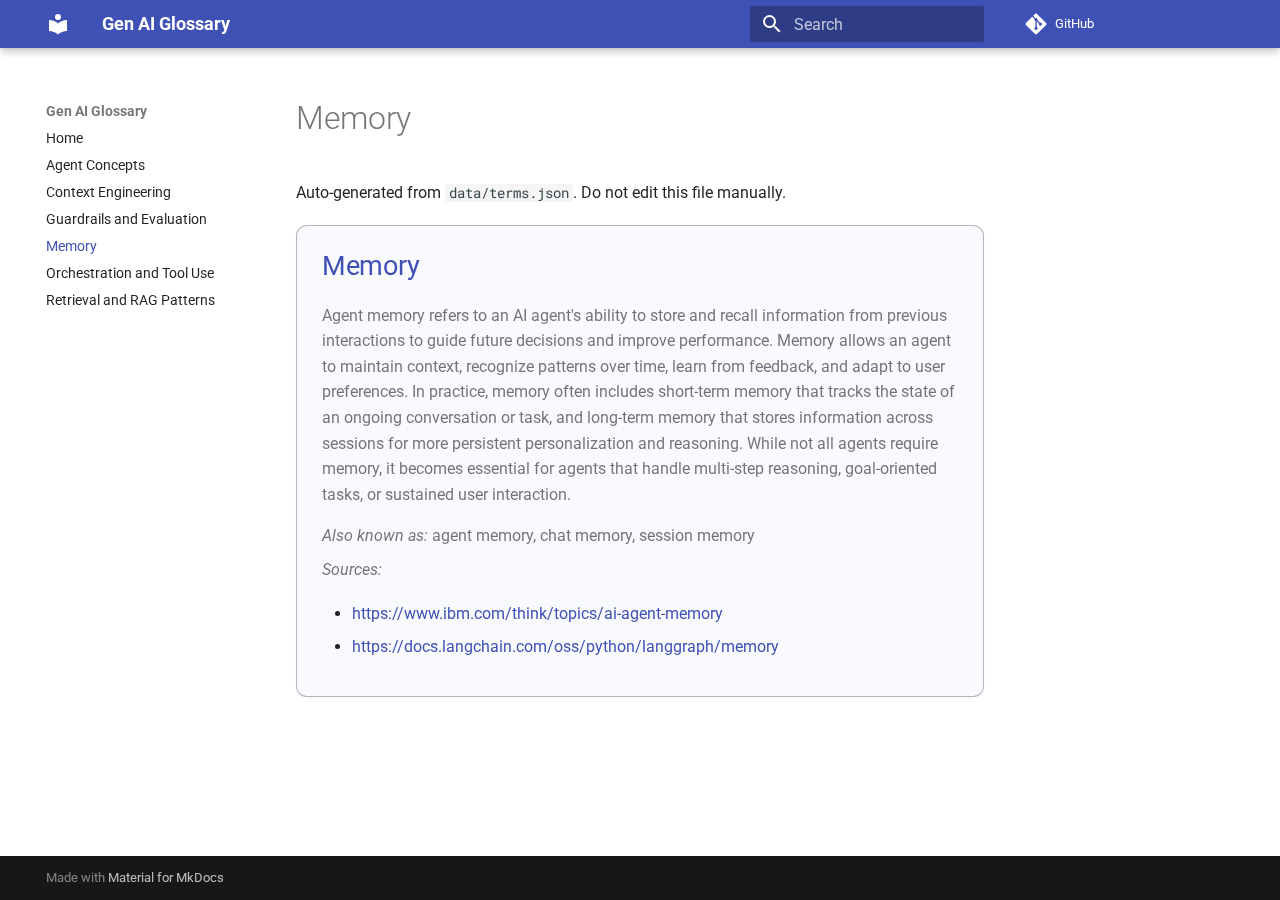
<file: docs/glossary/GLOSSARY_MEMORY/index.html>
<!doctype html>
<html lang="en" class="no-js">
  <head>
    
      <meta charset="utf-8">
      <meta name="viewport" content="width=device-width,initial-scale=1">
      
      
      
        <link rel="canonical" href="https://danielskry.github.io/gen-ai-glossary/glossary/GLOSSARY_MEMORY/">
      
      
        <link rel="prev" href="../GLOSSARY_GUARDRAILS/">
      
      
        <link rel="next" href="../GLOSSARY_ORCHESTRATION/">
      
      
        
      
      
      <link rel="icon" href="../../assets/images/favicon.png">
      <meta name="generator" content="mkdocs-1.6.1, mkdocs-material-9.7.0">
    
    
      
        <title>Memory - Gen AI Glossary</title>
      
    
    
      <link rel="stylesheet" href="../../assets/stylesheets/main.618322db.min.css">
      
      


    
    
      
    
    
      
        
        
        <link rel="preconnect" href="https://fonts.gstatic.com" crossorigin>
        <link rel="stylesheet" href="https://fonts.googleapis.com/css?family=Roboto:300,300i,400,400i,700,700i%7CRoboto+Mono:400,400i,700,700i&display=fallback">
        <style>:root{--md-text-font:"Roboto";--md-code-font:"Roboto Mono"}</style>
      
    
    
      <link rel="stylesheet" href="../../stylesheets/extra.css">
    
    <script>__md_scope=new URL("../..",location),__md_hash=e=>[...e].reduce(((e,_)=>(e<<5)-e+_.charCodeAt(0)),0),__md_get=(e,_=localStorage,t=__md_scope)=>JSON.parse(_.getItem(t.pathname+"."+e)),__md_set=(e,_,t=localStorage,a=__md_scope)=>{try{t.setItem(a.pathname+"."+e,JSON.stringify(_))}catch(e){}}</script>
    
      

    
    
  </head>
  
  
    <body dir="ltr">
  
    
    <input class="md-toggle" data-md-toggle="drawer" type="checkbox" id="__drawer" autocomplete="off">
    <input class="md-toggle" data-md-toggle="search" type="checkbox" id="__search" autocomplete="off">
    <label class="md-overlay" for="__drawer"></label>
    <div data-md-component="skip">
      
        
        <a href="#memory" class="md-skip">
          Skip to content
        </a>
      
    </div>
    <div data-md-component="announce">
      
    </div>
    
    
      

  

<header class="md-header md-header--shadow" data-md-component="header">
  <nav class="md-header__inner md-grid" aria-label="Header">
    <a href="../.." title="Gen AI Glossary" class="md-header__button md-logo" aria-label="Gen AI Glossary" data-md-component="logo">
      
  
  <svg xmlns="http://www.w3.org/2000/svg" viewBox="0 0 24 24"><path d="M12 8a3 3 0 0 0 3-3 3 3 0 0 0-3-3 3 3 0 0 0-3 3 3 3 0 0 0 3 3m0 3.54C9.64 9.35 6.5 8 3 8v11c3.5 0 6.64 1.35 9 3.54 2.36-2.19 5.5-3.54 9-3.54V8c-3.5 0-6.64 1.35-9 3.54"/></svg>

    </a>
    <label class="md-header__button md-icon" for="__drawer">
      
      <svg xmlns="http://www.w3.org/2000/svg" viewBox="0 0 24 24"><path d="M3 6h18v2H3zm0 5h18v2H3zm0 5h18v2H3z"/></svg>
    </label>
    <div class="md-header__title" data-md-component="header-title">
      <div class="md-header__ellipsis">
        <div class="md-header__topic">
          <span class="md-ellipsis">
            Gen AI Glossary
          </span>
        </div>
        <div class="md-header__topic" data-md-component="header-topic">
          <span class="md-ellipsis">
            
              Memory
            
          </span>
        </div>
      </div>
    </div>
    
    
      <script>var palette=__md_get("__palette");if(palette&&palette.color){if("(prefers-color-scheme)"===palette.color.media){var media=matchMedia("(prefers-color-scheme: light)"),input=document.querySelector(media.matches?"[data-md-color-media='(prefers-color-scheme: light)']":"[data-md-color-media='(prefers-color-scheme: dark)']");palette.color.media=input.getAttribute("data-md-color-media"),palette.color.scheme=input.getAttribute("data-md-color-scheme"),palette.color.primary=input.getAttribute("data-md-color-primary"),palette.color.accent=input.getAttribute("data-md-color-accent")}for(var[key,value]of Object.entries(palette.color))document.body.setAttribute("data-md-color-"+key,value)}</script>
    
    
    
      
      
        <label class="md-header__button md-icon" for="__search">
          
          <svg xmlns="http://www.w3.org/2000/svg" viewBox="0 0 24 24"><path d="M9.5 3A6.5 6.5 0 0 1 16 9.5c0 1.61-.59 3.09-1.56 4.23l.27.27h.79l5 5-1.5 1.5-5-5v-.79l-.27-.27A6.52 6.52 0 0 1 9.5 16 6.5 6.5 0 0 1 3 9.5 6.5 6.5 0 0 1 9.5 3m0 2C7 5 5 7 5 9.5S7 14 9.5 14 14 12 14 9.5 12 5 9.5 5"/></svg>
        </label>
        <div class="md-search" data-md-component="search" role="dialog">
  <label class="md-search__overlay" for="__search"></label>
  <div class="md-search__inner" role="search">
    <form class="md-search__form" name="search">
      <input type="text" class="md-search__input" name="query" aria-label="Search" placeholder="Search" autocapitalize="off" autocorrect="off" autocomplete="off" spellcheck="false" data-md-component="search-query" required>
      <label class="md-search__icon md-icon" for="__search">
        
        <svg xmlns="http://www.w3.org/2000/svg" viewBox="0 0 24 24"><path d="M9.5 3A6.5 6.5 0 0 1 16 9.5c0 1.61-.59 3.09-1.56 4.23l.27.27h.79l5 5-1.5 1.5-5-5v-.79l-.27-.27A6.52 6.52 0 0 1 9.5 16 6.5 6.5 0 0 1 3 9.5 6.5 6.5 0 0 1 9.5 3m0 2C7 5 5 7 5 9.5S7 14 9.5 14 14 12 14 9.5 12 5 9.5 5"/></svg>
        
        <svg xmlns="http://www.w3.org/2000/svg" viewBox="0 0 24 24"><path d="M20 11v2H8l5.5 5.5-1.42 1.42L4.16 12l7.92-7.92L13.5 5.5 8 11z"/></svg>
      </label>
      <nav class="md-search__options" aria-label="Search">
        
        <button type="reset" class="md-search__icon md-icon" title="Clear" aria-label="Clear" tabindex="-1">
          
          <svg xmlns="http://www.w3.org/2000/svg" viewBox="0 0 24 24"><path d="M19 6.41 17.59 5 12 10.59 6.41 5 5 6.41 10.59 12 5 17.59 6.41 19 12 13.41 17.59 19 19 17.59 13.41 12z"/></svg>
        </button>
      </nav>
      
        <div class="md-search__suggest" data-md-component="search-suggest"></div>
      
    </form>
    <div class="md-search__output">
      <div class="md-search__scrollwrap" tabindex="0" data-md-scrollfix>
        <div class="md-search-result" data-md-component="search-result">
          <div class="md-search-result__meta">
            Initializing search
          </div>
          <ol class="md-search-result__list" role="presentation"></ol>
        </div>
      </div>
    </div>
  </div>
</div>
      
    
    
      <div class="md-header__source">
        <a href="https://github.com/Danielskry/gen-ai-glossary" title="Go to repository" class="md-source" data-md-component="source">
  <div class="md-source__icon md-icon">
    
    <svg xmlns="http://www.w3.org/2000/svg" viewBox="0 0 448 512"><!--! Font Awesome Free 7.1.0 by @fontawesome - https://fontawesome.com License - https://fontawesome.com/license/free (Icons: CC BY 4.0, Fonts: SIL OFL 1.1, Code: MIT License) Copyright 2025 Fonticons, Inc.--><path d="M439.6 236.1 244 40.5c-5.4-5.5-12.8-8.5-20.4-8.5s-15 3-20.4 8.4L162.5 81l51.5 51.5c27.1-9.1 52.7 16.8 43.4 43.7l49.7 49.7c34.2-11.8 61.2 31 35.5 56.7-26.5 26.5-70.2-2.9-56-37.3L240.3 199v121.9c25.3 12.5 22.3 41.8 9.1 55-6.4 6.4-15.2 10.1-24.3 10.1s-17.8-3.6-24.3-10.1c-17.6-17.6-11.1-46.9 11.2-56v-123c-20.8-8.5-24.6-30.7-18.6-45L142.6 101 8.5 235.1C3 240.6 0 247.9 0 255.5s3 15 8.5 20.4l195.6 195.7c5.4 5.4 12.7 8.4 20.4 8.4s15-3 20.4-8.4l194.7-194.7c5.4-5.4 8.4-12.8 8.4-20.4s-3-15-8.4-20.4"/></svg>
  </div>
  <div class="md-source__repository">
    GitHub
  </div>
</a>
      </div>
    
  </nav>
  
</header>
    
    <div class="md-container" data-md-component="container">
      
      
        
          
        
      
      <main class="md-main" data-md-component="main">
        <div class="md-main__inner md-grid">
          
            
              
              <div class="md-sidebar md-sidebar--primary" data-md-component="sidebar" data-md-type="navigation" >
                <div class="md-sidebar__scrollwrap">
                  <div class="md-sidebar__inner">
                    



<nav class="md-nav md-nav--primary" aria-label="Navigation" data-md-level="0">
  <label class="md-nav__title" for="__drawer">
    <a href="../.." title="Gen AI Glossary" class="md-nav__button md-logo" aria-label="Gen AI Glossary" data-md-component="logo">
      
  
  <svg xmlns="http://www.w3.org/2000/svg" viewBox="0 0 24 24"><path d="M12 8a3 3 0 0 0 3-3 3 3 0 0 0-3-3 3 3 0 0 0-3 3 3 3 0 0 0 3 3m0 3.54C9.64 9.35 6.5 8 3 8v11c3.5 0 6.64 1.35 9 3.54 2.36-2.19 5.5-3.54 9-3.54V8c-3.5 0-6.64 1.35-9 3.54"/></svg>

    </a>
    Gen AI Glossary
  </label>
  
    <div class="md-nav__source">
      <a href="https://github.com/Danielskry/gen-ai-glossary" title="Go to repository" class="md-source" data-md-component="source">
  <div class="md-source__icon md-icon">
    
    <svg xmlns="http://www.w3.org/2000/svg" viewBox="0 0 448 512"><!--! Font Awesome Free 7.1.0 by @fontawesome - https://fontawesome.com License - https://fontawesome.com/license/free (Icons: CC BY 4.0, Fonts: SIL OFL 1.1, Code: MIT License) Copyright 2025 Fonticons, Inc.--><path d="M439.6 236.1 244 40.5c-5.4-5.5-12.8-8.5-20.4-8.5s-15 3-20.4 8.4L162.5 81l51.5 51.5c27.1-9.1 52.7 16.8 43.4 43.7l49.7 49.7c34.2-11.8 61.2 31 35.5 56.7-26.5 26.5-70.2-2.9-56-37.3L240.3 199v121.9c25.3 12.5 22.3 41.8 9.1 55-6.4 6.4-15.2 10.1-24.3 10.1s-17.8-3.6-24.3-10.1c-17.6-17.6-11.1-46.9 11.2-56v-123c-20.8-8.5-24.6-30.7-18.6-45L142.6 101 8.5 235.1C3 240.6 0 247.9 0 255.5s3 15 8.5 20.4l195.6 195.7c5.4 5.4 12.7 8.4 20.4 8.4s15-3 20.4-8.4l194.7-194.7c5.4-5.4 8.4-12.8 8.4-20.4s-3-15-8.4-20.4"/></svg>
  </div>
  <div class="md-source__repository">
    GitHub
  </div>
</a>
    </div>
  
  <ul class="md-nav__list" data-md-scrollfix>
    
      
      
  
  
  
  
    <li class="md-nav__item">
      <a href="../.." class="md-nav__link">
        
  
  
  <span class="md-ellipsis">
    
  
    Home
  

    
  </span>
  
  

      </a>
    </li>
  

    
      
      
  
  
  
  
    <li class="md-nav__item">
      <a href="../GLOSSARY_AGENTS/" class="md-nav__link">
        
  
  
  <span class="md-ellipsis">
    
  
    Agent Concepts
  

    
  </span>
  
  

      </a>
    </li>
  

    
      
      
  
  
  
  
    <li class="md-nav__item">
      <a href="../GLOSSARY_CONTEXT_ENGINEERING/" class="md-nav__link">
        
  
  
  <span class="md-ellipsis">
    
  
    Context Engineering
  

    
  </span>
  
  

      </a>
    </li>
  

    
      
      
  
  
  
  
    <li class="md-nav__item">
      <a href="../GLOSSARY_GUARDRAILS/" class="md-nav__link">
        
  
  
  <span class="md-ellipsis">
    
  
    Guardrails and Evaluation
  

    
  </span>
  
  

      </a>
    </li>
  

    
      
      
  
  
    
  
  
  
    <li class="md-nav__item md-nav__item--active">
      
      <input class="md-nav__toggle md-toggle" type="checkbox" id="__toc">
      
      
        
      
      
      <a href="./" class="md-nav__link md-nav__link--active">
        
  
  
  <span class="md-ellipsis">
    
  
    Memory
  

    
  </span>
  
  

      </a>
      
    </li>
  

    
      
      
  
  
  
  
    <li class="md-nav__item">
      <a href="../GLOSSARY_ORCHESTRATION/" class="md-nav__link">
        
  
  
  <span class="md-ellipsis">
    
  
    Orchestration and Tool Use
  

    
  </span>
  
  

      </a>
    </li>
  

    
      
      
  
  
  
  
    <li class="md-nav__item">
      <a href="../GLOSSARY_RETRIEVAL/" class="md-nav__link">
        
  
  
  <span class="md-ellipsis">
    
  
    Retrieval and RAG Patterns
  

    
  </span>
  
  

      </a>
    </li>
  

    
  </ul>
</nav>
                  </div>
                </div>
              </div>
            
            
              
              <div class="md-sidebar md-sidebar--secondary" data-md-component="sidebar" data-md-type="toc" >
                <div class="md-sidebar__scrollwrap">
                  <div class="md-sidebar__inner">
                    

<nav class="md-nav md-nav--secondary" aria-label="Table of contents">
  
  
  
    
  
  
</nav>
                  </div>
                </div>
              </div>
            
          
          
            <div class="md-content" data-md-component="content">
              
              <article class="md-content__inner md-typeset">
                
                  


  
  


<h1 id="memory">Memory</h1>
<p>Auto-generated from <code>data/terms.json</code>. Do not edit this file manually.</p>
<section class="term-card" data-term="memory">

<h3 id="memory"><a class="term-anchor" href="#memory">Memory</a></h3>

<blockquote>
<p>Agent memory refers to an AI agent&#x27;s ability to store and recall information from previous interactions to guide future decisions and improve performance. Memory allows an agent to maintain context, recognize patterns over time, learn from feedback, and adapt to user preferences. In practice, memory often includes short-term memory that tracks the state of an ongoing conversation or task, and long-term memory that stores information across sessions for more persistent personalization and reasoning. While not all agents require memory, it becomes essential for agents that handle multi-step reasoning, goal-oriented tasks, or sustained user interaction.</p>
</blockquote>

<p class="term-meta"><em>Also known as:</em> agent memory, chat memory, session memory</p>
<p class="term-meta"><em>Sources:</em></p>
<ul class="term-sources">
  <li><a href="https://www.ibm.com/think/topics/ai-agent-memory">https://www.ibm.com/think/topics/ai-agent-memory</a></li>
  <li><a href="https://docs.langchain.com/oss/python/langgraph/memory">https://docs.langchain.com/oss/python/langgraph/memory</a></li>
</ul>

</section>












                
              </article>
            </div>
          
          
<script>var target=document.getElementById(location.hash.slice(1));target&&target.name&&(target.checked=target.name.startsWith("__tabbed_"))</script>
        </div>
        
      </main>
      
        <footer class="md-footer">
  
  <div class="md-footer-meta md-typeset">
    <div class="md-footer-meta__inner md-grid">
      <div class="md-copyright">
  
  
    Made with
    <a href="https://squidfunk.github.io/mkdocs-material/" target="_blank" rel="noopener">
      Material for MkDocs
    </a>
  
</div>
      
    </div>
  </div>
</footer>
      
    </div>
    <div class="md-dialog" data-md-component="dialog">
      <div class="md-dialog__inner md-typeset"></div>
    </div>
    
    
    
      
      
      <script id="__config" type="application/json">{"annotate": null, "base": "../..", "features": ["search.suggest", "search.highlight", "navigation.instant"], "search": "../../assets/javascripts/workers/search.7a47a382.min.js", "tags": null, "translations": {"clipboard.copied": "Copied to clipboard", "clipboard.copy": "Copy to clipboard", "search.result.more.one": "1 more on this page", "search.result.more.other": "# more on this page", "search.result.none": "No matching documents", "search.result.one": "1 matching document", "search.result.other": "# matching documents", "search.result.placeholder": "Type to start searching", "search.result.term.missing": "Missing", "select.version": "Select version"}, "version": null}</script>
    
    
      <script src="../../assets/javascripts/bundle.e71a0d61.min.js"></script>
      
    
  </body>
</html>
</file>
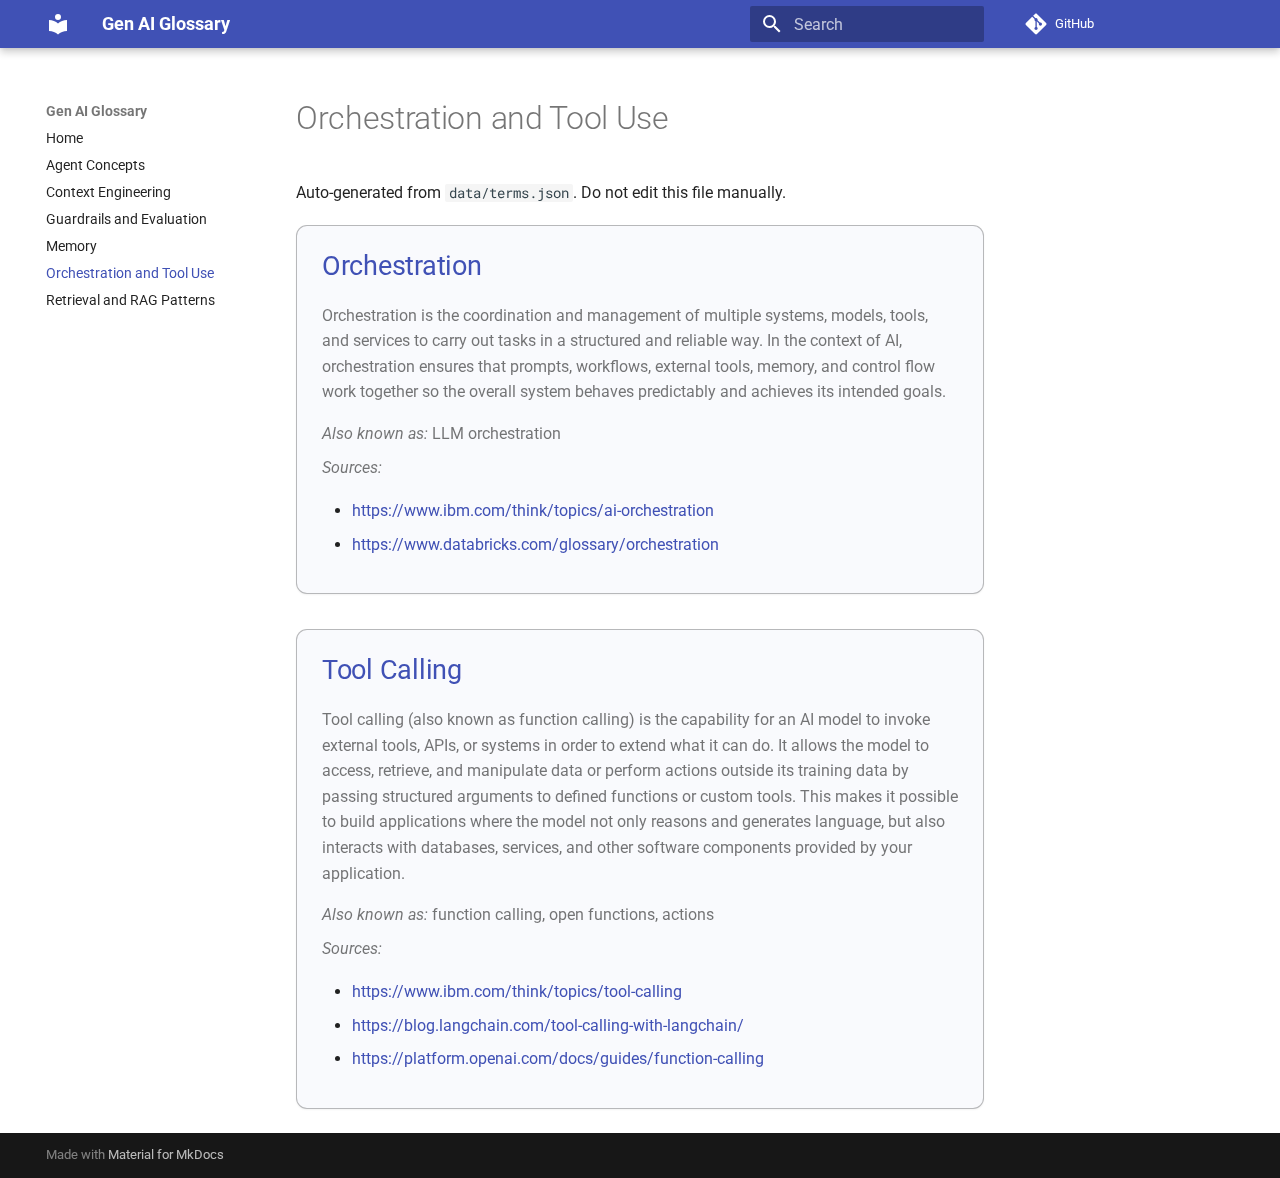
<file: docs/glossary/GLOSSARY_ORCHESTRATION/index.html>
<!doctype html>
<html lang="en" class="no-js">
  <head>
    
      <meta charset="utf-8">
      <meta name="viewport" content="width=device-width,initial-scale=1">
      
      
      
        <link rel="canonical" href="https://danielskry.github.io/gen-ai-glossary/glossary/GLOSSARY_ORCHESTRATION/">
      
      
        <link rel="prev" href="../GLOSSARY_MEMORY/">
      
      
        <link rel="next" href="../GLOSSARY_RETRIEVAL/">
      
      
        
      
      
      <link rel="icon" href="../../assets/images/favicon.png">
      <meta name="generator" content="mkdocs-1.6.1, mkdocs-material-9.7.0">
    
    
      
        <title>Orchestration and Tool Use - Gen AI Glossary</title>
      
    
    
      <link rel="stylesheet" href="../../assets/stylesheets/main.618322db.min.css">
      
      


    
    
      
    
    
      
        
        
        <link rel="preconnect" href="https://fonts.gstatic.com" crossorigin>
        <link rel="stylesheet" href="https://fonts.googleapis.com/css?family=Roboto:300,300i,400,400i,700,700i%7CRoboto+Mono:400,400i,700,700i&display=fallback">
        <style>:root{--md-text-font:"Roboto";--md-code-font:"Roboto Mono"}</style>
      
    
    
      <link rel="stylesheet" href="../../stylesheets/extra.css">
    
    <script>__md_scope=new URL("../..",location),__md_hash=e=>[...e].reduce(((e,_)=>(e<<5)-e+_.charCodeAt(0)),0),__md_get=(e,_=localStorage,t=__md_scope)=>JSON.parse(_.getItem(t.pathname+"."+e)),__md_set=(e,_,t=localStorage,a=__md_scope)=>{try{t.setItem(a.pathname+"."+e,JSON.stringify(_))}catch(e){}}</script>
    
      

    
    
  </head>
  
  
    <body dir="ltr">
  
    
    <input class="md-toggle" data-md-toggle="drawer" type="checkbox" id="__drawer" autocomplete="off">
    <input class="md-toggle" data-md-toggle="search" type="checkbox" id="__search" autocomplete="off">
    <label class="md-overlay" for="__drawer"></label>
    <div data-md-component="skip">
      
        
        <a href="#orchestration-and-tool-use" class="md-skip">
          Skip to content
        </a>
      
    </div>
    <div data-md-component="announce">
      
    </div>
    
    
      

  

<header class="md-header md-header--shadow" data-md-component="header">
  <nav class="md-header__inner md-grid" aria-label="Header">
    <a href="../.." title="Gen AI Glossary" class="md-header__button md-logo" aria-label="Gen AI Glossary" data-md-component="logo">
      
  
  <svg xmlns="http://www.w3.org/2000/svg" viewBox="0 0 24 24"><path d="M12 8a3 3 0 0 0 3-3 3 3 0 0 0-3-3 3 3 0 0 0-3 3 3 3 0 0 0 3 3m0 3.54C9.64 9.35 6.5 8 3 8v11c3.5 0 6.64 1.35 9 3.54 2.36-2.19 5.5-3.54 9-3.54V8c-3.5 0-6.64 1.35-9 3.54"/></svg>

    </a>
    <label class="md-header__button md-icon" for="__drawer">
      
      <svg xmlns="http://www.w3.org/2000/svg" viewBox="0 0 24 24"><path d="M3 6h18v2H3zm0 5h18v2H3zm0 5h18v2H3z"/></svg>
    </label>
    <div class="md-header__title" data-md-component="header-title">
      <div class="md-header__ellipsis">
        <div class="md-header__topic">
          <span class="md-ellipsis">
            Gen AI Glossary
          </span>
        </div>
        <div class="md-header__topic" data-md-component="header-topic">
          <span class="md-ellipsis">
            
              Orchestration and Tool Use
            
          </span>
        </div>
      </div>
    </div>
    
    
      <script>var palette=__md_get("__palette");if(palette&&palette.color){if("(prefers-color-scheme)"===palette.color.media){var media=matchMedia("(prefers-color-scheme: light)"),input=document.querySelector(media.matches?"[data-md-color-media='(prefers-color-scheme: light)']":"[data-md-color-media='(prefers-color-scheme: dark)']");palette.color.media=input.getAttribute("data-md-color-media"),palette.color.scheme=input.getAttribute("data-md-color-scheme"),palette.color.primary=input.getAttribute("data-md-color-primary"),palette.color.accent=input.getAttribute("data-md-color-accent")}for(var[key,value]of Object.entries(palette.color))document.body.setAttribute("data-md-color-"+key,value)}</script>
    
    
    
      
      
        <label class="md-header__button md-icon" for="__search">
          
          <svg xmlns="http://www.w3.org/2000/svg" viewBox="0 0 24 24"><path d="M9.5 3A6.5 6.5 0 0 1 16 9.5c0 1.61-.59 3.09-1.56 4.23l.27.27h.79l5 5-1.5 1.5-5-5v-.79l-.27-.27A6.52 6.52 0 0 1 9.5 16 6.5 6.5 0 0 1 3 9.5 6.5 6.5 0 0 1 9.5 3m0 2C7 5 5 7 5 9.5S7 14 9.5 14 14 12 14 9.5 12 5 9.5 5"/></svg>
        </label>
        <div class="md-search" data-md-component="search" role="dialog">
  <label class="md-search__overlay" for="__search"></label>
  <div class="md-search__inner" role="search">
    <form class="md-search__form" name="search">
      <input type="text" class="md-search__input" name="query" aria-label="Search" placeholder="Search" autocapitalize="off" autocorrect="off" autocomplete="off" spellcheck="false" data-md-component="search-query" required>
      <label class="md-search__icon md-icon" for="__search">
        
        <svg xmlns="http://www.w3.org/2000/svg" viewBox="0 0 24 24"><path d="M9.5 3A6.5 6.5 0 0 1 16 9.5c0 1.61-.59 3.09-1.56 4.23l.27.27h.79l5 5-1.5 1.5-5-5v-.79l-.27-.27A6.52 6.52 0 0 1 9.5 16 6.5 6.5 0 0 1 3 9.5 6.5 6.5 0 0 1 9.5 3m0 2C7 5 5 7 5 9.5S7 14 9.5 14 14 12 14 9.5 12 5 9.5 5"/></svg>
        
        <svg xmlns="http://www.w3.org/2000/svg" viewBox="0 0 24 24"><path d="M20 11v2H8l5.5 5.5-1.42 1.42L4.16 12l7.92-7.92L13.5 5.5 8 11z"/></svg>
      </label>
      <nav class="md-search__options" aria-label="Search">
        
        <button type="reset" class="md-search__icon md-icon" title="Clear" aria-label="Clear" tabindex="-1">
          
          <svg xmlns="http://www.w3.org/2000/svg" viewBox="0 0 24 24"><path d="M19 6.41 17.59 5 12 10.59 6.41 5 5 6.41 10.59 12 5 17.59 6.41 19 12 13.41 17.59 19 19 17.59 13.41 12z"/></svg>
        </button>
      </nav>
      
        <div class="md-search__suggest" data-md-component="search-suggest"></div>
      
    </form>
    <div class="md-search__output">
      <div class="md-search__scrollwrap" tabindex="0" data-md-scrollfix>
        <div class="md-search-result" data-md-component="search-result">
          <div class="md-search-result__meta">
            Initializing search
          </div>
          <ol class="md-search-result__list" role="presentation"></ol>
        </div>
      </div>
    </div>
  </div>
</div>
      
    
    
      <div class="md-header__source">
        <a href="https://github.com/Danielskry/gen-ai-glossary" title="Go to repository" class="md-source" data-md-component="source">
  <div class="md-source__icon md-icon">
    
    <svg xmlns="http://www.w3.org/2000/svg" viewBox="0 0 448 512"><!--! Font Awesome Free 7.1.0 by @fontawesome - https://fontawesome.com License - https://fontawesome.com/license/free (Icons: CC BY 4.0, Fonts: SIL OFL 1.1, Code: MIT License) Copyright 2025 Fonticons, Inc.--><path d="M439.6 236.1 244 40.5c-5.4-5.5-12.8-8.5-20.4-8.5s-15 3-20.4 8.4L162.5 81l51.5 51.5c27.1-9.1 52.7 16.8 43.4 43.7l49.7 49.7c34.2-11.8 61.2 31 35.5 56.7-26.5 26.5-70.2-2.9-56-37.3L240.3 199v121.9c25.3 12.5 22.3 41.8 9.1 55-6.4 6.4-15.2 10.1-24.3 10.1s-17.8-3.6-24.3-10.1c-17.6-17.6-11.1-46.9 11.2-56v-123c-20.8-8.5-24.6-30.7-18.6-45L142.6 101 8.5 235.1C3 240.6 0 247.9 0 255.5s3 15 8.5 20.4l195.6 195.7c5.4 5.4 12.7 8.4 20.4 8.4s15-3 20.4-8.4l194.7-194.7c5.4-5.4 8.4-12.8 8.4-20.4s-3-15-8.4-20.4"/></svg>
  </div>
  <div class="md-source__repository">
    GitHub
  </div>
</a>
      </div>
    
  </nav>
  
</header>
    
    <div class="md-container" data-md-component="container">
      
      
        
          
        
      
      <main class="md-main" data-md-component="main">
        <div class="md-main__inner md-grid">
          
            
              
              <div class="md-sidebar md-sidebar--primary" data-md-component="sidebar" data-md-type="navigation" >
                <div class="md-sidebar__scrollwrap">
                  <div class="md-sidebar__inner">
                    



<nav class="md-nav md-nav--primary" aria-label="Navigation" data-md-level="0">
  <label class="md-nav__title" for="__drawer">
    <a href="../.." title="Gen AI Glossary" class="md-nav__button md-logo" aria-label="Gen AI Glossary" data-md-component="logo">
      
  
  <svg xmlns="http://www.w3.org/2000/svg" viewBox="0 0 24 24"><path d="M12 8a3 3 0 0 0 3-3 3 3 0 0 0-3-3 3 3 0 0 0-3 3 3 3 0 0 0 3 3m0 3.54C9.64 9.35 6.5 8 3 8v11c3.5 0 6.64 1.35 9 3.54 2.36-2.19 5.5-3.54 9-3.54V8c-3.5 0-6.64 1.35-9 3.54"/></svg>

    </a>
    Gen AI Glossary
  </label>
  
    <div class="md-nav__source">
      <a href="https://github.com/Danielskry/gen-ai-glossary" title="Go to repository" class="md-source" data-md-component="source">
  <div class="md-source__icon md-icon">
    
    <svg xmlns="http://www.w3.org/2000/svg" viewBox="0 0 448 512"><!--! Font Awesome Free 7.1.0 by @fontawesome - https://fontawesome.com License - https://fontawesome.com/license/free (Icons: CC BY 4.0, Fonts: SIL OFL 1.1, Code: MIT License) Copyright 2025 Fonticons, Inc.--><path d="M439.6 236.1 244 40.5c-5.4-5.5-12.8-8.5-20.4-8.5s-15 3-20.4 8.4L162.5 81l51.5 51.5c27.1-9.1 52.7 16.8 43.4 43.7l49.7 49.7c34.2-11.8 61.2 31 35.5 56.7-26.5 26.5-70.2-2.9-56-37.3L240.3 199v121.9c25.3 12.5 22.3 41.8 9.1 55-6.4 6.4-15.2 10.1-24.3 10.1s-17.8-3.6-24.3-10.1c-17.6-17.6-11.1-46.9 11.2-56v-123c-20.8-8.5-24.6-30.7-18.6-45L142.6 101 8.5 235.1C3 240.6 0 247.9 0 255.5s3 15 8.5 20.4l195.6 195.7c5.4 5.4 12.7 8.4 20.4 8.4s15-3 20.4-8.4l194.7-194.7c5.4-5.4 8.4-12.8 8.4-20.4s-3-15-8.4-20.4"/></svg>
  </div>
  <div class="md-source__repository">
    GitHub
  </div>
</a>
    </div>
  
  <ul class="md-nav__list" data-md-scrollfix>
    
      
      
  
  
  
  
    <li class="md-nav__item">
      <a href="../.." class="md-nav__link">
        
  
  
  <span class="md-ellipsis">
    
  
    Home
  

    
  </span>
  
  

      </a>
    </li>
  

    
      
      
  
  
  
  
    <li class="md-nav__item">
      <a href="../GLOSSARY_AGENTS/" class="md-nav__link">
        
  
  
  <span class="md-ellipsis">
    
  
    Agent Concepts
  

    
  </span>
  
  

      </a>
    </li>
  

    
      
      
  
  
  
  
    <li class="md-nav__item">
      <a href="../GLOSSARY_CONTEXT_ENGINEERING/" class="md-nav__link">
        
  
  
  <span class="md-ellipsis">
    
  
    Context Engineering
  

    
  </span>
  
  

      </a>
    </li>
  

    
      
      
  
  
  
  
    <li class="md-nav__item">
      <a href="../GLOSSARY_GUARDRAILS/" class="md-nav__link">
        
  
  
  <span class="md-ellipsis">
    
  
    Guardrails and Evaluation
  

    
  </span>
  
  

      </a>
    </li>
  

    
      
      
  
  
  
  
    <li class="md-nav__item">
      <a href="../GLOSSARY_MEMORY/" class="md-nav__link">
        
  
  
  <span class="md-ellipsis">
    
  
    Memory
  

    
  </span>
  
  

      </a>
    </li>
  

    
      
      
  
  
    
  
  
  
    <li class="md-nav__item md-nav__item--active">
      
      <input class="md-nav__toggle md-toggle" type="checkbox" id="__toc">
      
      
        
      
      
      <a href="./" class="md-nav__link md-nav__link--active">
        
  
  
  <span class="md-ellipsis">
    
  
    Orchestration and Tool Use
  

    
  </span>
  
  

      </a>
      
    </li>
  

    
      
      
  
  
  
  
    <li class="md-nav__item">
      <a href="../GLOSSARY_RETRIEVAL/" class="md-nav__link">
        
  
  
  <span class="md-ellipsis">
    
  
    Retrieval and RAG Patterns
  

    
  </span>
  
  

      </a>
    </li>
  

    
  </ul>
</nav>
                  </div>
                </div>
              </div>
            
            
              
              <div class="md-sidebar md-sidebar--secondary" data-md-component="sidebar" data-md-type="toc" >
                <div class="md-sidebar__scrollwrap">
                  <div class="md-sidebar__inner">
                    

<nav class="md-nav md-nav--secondary" aria-label="Table of contents">
  
  
  
    
  
  
</nav>
                  </div>
                </div>
              </div>
            
          
          
            <div class="md-content" data-md-component="content">
              
              <article class="md-content__inner md-typeset">
                
                  


  
  


<h1 id="orchestration-and-tool-use">Orchestration and Tool Use</h1>
<p>Auto-generated from <code>data/terms.json</code>. Do not edit this file manually.</p>
<section class="term-card" data-term="orchestration">

<h3 id="orchestration"><a class="term-anchor" href="#orchestration">Orchestration</a></h3>

<blockquote>
<p>Orchestration is the coordination and management of multiple systems, models, tools, and services to carry out tasks in a structured and reliable way. In the context of AI, orchestration ensures that prompts, workflows, external tools, memory, and control flow work together so the overall system behaves predictably and achieves its intended goals.</p>
</blockquote>

<p class="term-meta"><em>Also known as:</em> LLM orchestration</p>
<p class="term-meta"><em>Sources:</em></p>
<ul class="term-sources">
  <li><a href="https://www.ibm.com/think/topics/ai-orchestration">https://www.ibm.com/think/topics/ai-orchestration</a></li>
  <li><a href="https://www.databricks.com/glossary/orchestration">https://www.databricks.com/glossary/orchestration</a></li>
</ul>

</section>

<section class="term-card" data-term="tool-calling">

<h3 id="tool-calling"><a class="term-anchor" href="#tool-calling">Tool Calling</a></h3>

<blockquote>
<p>Tool calling (also known as function calling) is the capability for an AI model to invoke external tools, APIs, or systems in order to extend what it can do. It allows the model to access, retrieve, and manipulate data or perform actions outside its training data by passing structured arguments to defined functions or custom tools. This makes it possible to build applications where the model not only reasons and generates language, but also interacts with databases, services, and other software components provided by your application.</p>
</blockquote>

<p class="term-meta"><em>Also known as:</em> function calling, open functions, actions</p>
<p class="term-meta"><em>Sources:</em></p>
<ul class="term-sources">
  <li><a href="https://www.ibm.com/think/topics/tool-calling">https://www.ibm.com/think/topics/tool-calling</a></li>
  <li><a href="https://blog.langchain.com/tool-calling-with-langchain/">https://blog.langchain.com/tool-calling-with-langchain/</a></li>
  <li><a href="https://platform.openai.com/docs/guides/function-calling">https://platform.openai.com/docs/guides/function-calling</a></li>
</ul>

</section>












                
              </article>
            </div>
          
          
<script>var target=document.getElementById(location.hash.slice(1));target&&target.name&&(target.checked=target.name.startsWith("__tabbed_"))</script>
        </div>
        
      </main>
      
        <footer class="md-footer">
  
  <div class="md-footer-meta md-typeset">
    <div class="md-footer-meta__inner md-grid">
      <div class="md-copyright">
  
  
    Made with
    <a href="https://squidfunk.github.io/mkdocs-material/" target="_blank" rel="noopener">
      Material for MkDocs
    </a>
  
</div>
      
    </div>
  </div>
</footer>
      
    </div>
    <div class="md-dialog" data-md-component="dialog">
      <div class="md-dialog__inner md-typeset"></div>
    </div>
    
    
    
      
      
      <script id="__config" type="application/json">{"annotate": null, "base": "../..", "features": ["search.suggest", "search.highlight", "navigation.instant"], "search": "../../assets/javascripts/workers/search.7a47a382.min.js", "tags": null, "translations": {"clipboard.copied": "Copied to clipboard", "clipboard.copy": "Copy to clipboard", "search.result.more.one": "1 more on this page", "search.result.more.other": "# more on this page", "search.result.none": "No matching documents", "search.result.one": "1 matching document", "search.result.other": "# matching documents", "search.result.placeholder": "Type to start searching", "search.result.term.missing": "Missing", "select.version": "Select version"}, "version": null}</script>
    
    
      <script src="../../assets/javascripts/bundle.e71a0d61.min.js"></script>
      
    
  </body>
</html>
</file>
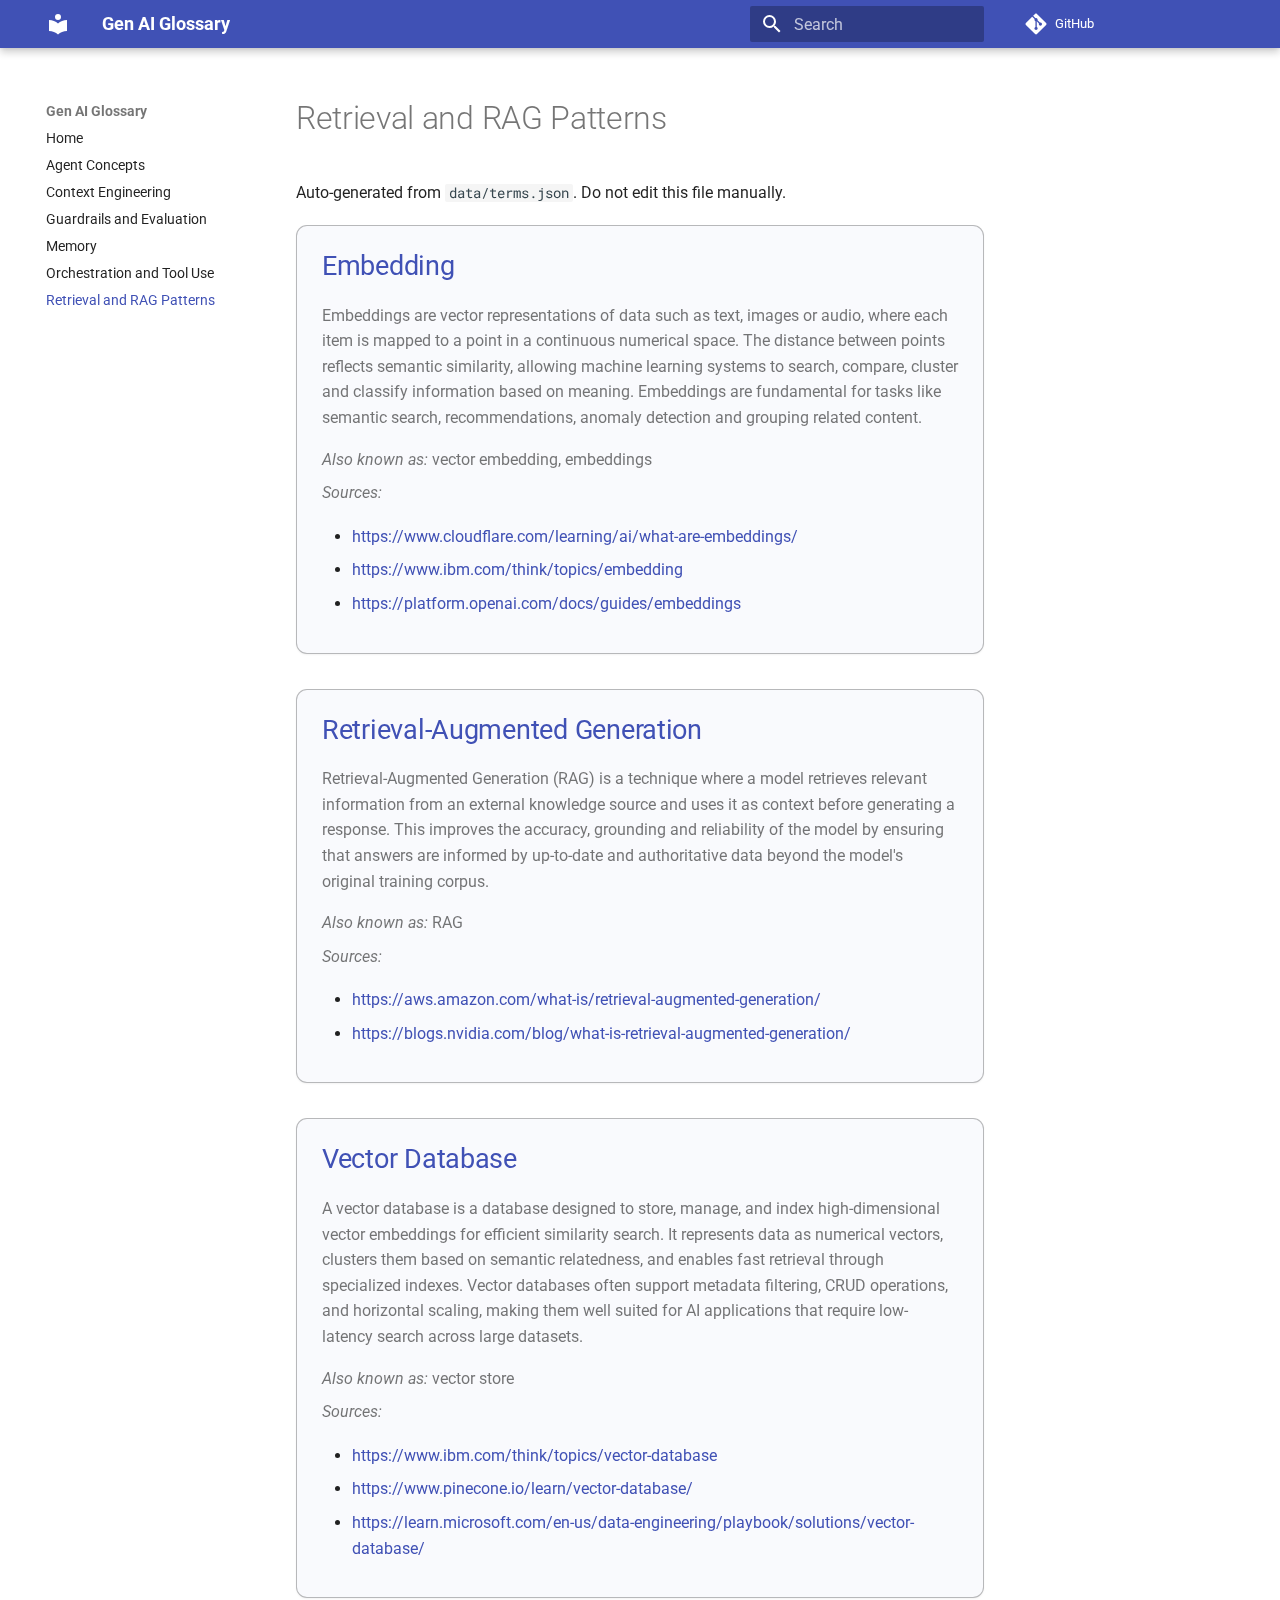
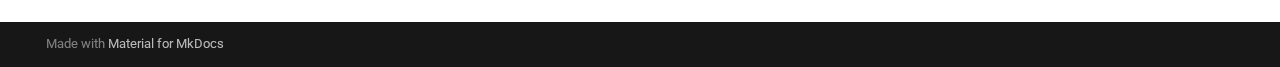
<file: docs/glossary/GLOSSARY_RETRIEVAL/index.html>
<!doctype html>
<html lang="en" class="no-js">
  <head>
    
      <meta charset="utf-8">
      <meta name="viewport" content="width=device-width,initial-scale=1">
      
      
      
        <link rel="canonical" href="https://danielskry.github.io/gen-ai-glossary/glossary/GLOSSARY_RETRIEVAL/">
      
      
        <link rel="prev" href="../GLOSSARY_ORCHESTRATION/">
      
      
      
        
      
      
      <link rel="icon" href="../../assets/images/favicon.png">
      <meta name="generator" content="mkdocs-1.6.1, mkdocs-material-9.7.0">
    
    
      
        <title>Retrieval and RAG Patterns - Gen AI Glossary</title>
      
    
    
      <link rel="stylesheet" href="../../assets/stylesheets/main.618322db.min.css">
      
      


    
    
      
    
    
      
        
        
        <link rel="preconnect" href="https://fonts.gstatic.com" crossorigin>
        <link rel="stylesheet" href="https://fonts.googleapis.com/css?family=Roboto:300,300i,400,400i,700,700i%7CRoboto+Mono:400,400i,700,700i&display=fallback">
        <style>:root{--md-text-font:"Roboto";--md-code-font:"Roboto Mono"}</style>
      
    
    
      <link rel="stylesheet" href="../../stylesheets/extra.css">
    
    <script>__md_scope=new URL("../..",location),__md_hash=e=>[...e].reduce(((e,_)=>(e<<5)-e+_.charCodeAt(0)),0),__md_get=(e,_=localStorage,t=__md_scope)=>JSON.parse(_.getItem(t.pathname+"."+e)),__md_set=(e,_,t=localStorage,a=__md_scope)=>{try{t.setItem(a.pathname+"."+e,JSON.stringify(_))}catch(e){}}</script>
    
      

    
    
  </head>
  
  
    <body dir="ltr">
  
    
    <input class="md-toggle" data-md-toggle="drawer" type="checkbox" id="__drawer" autocomplete="off">
    <input class="md-toggle" data-md-toggle="search" type="checkbox" id="__search" autocomplete="off">
    <label class="md-overlay" for="__drawer"></label>
    <div data-md-component="skip">
      
        
        <a href="#retrieval-and-rag-patterns" class="md-skip">
          Skip to content
        </a>
      
    </div>
    <div data-md-component="announce">
      
    </div>
    
    
      

  

<header class="md-header md-header--shadow" data-md-component="header">
  <nav class="md-header__inner md-grid" aria-label="Header">
    <a href="../.." title="Gen AI Glossary" class="md-header__button md-logo" aria-label="Gen AI Glossary" data-md-component="logo">
      
  
  <svg xmlns="http://www.w3.org/2000/svg" viewBox="0 0 24 24"><path d="M12 8a3 3 0 0 0 3-3 3 3 0 0 0-3-3 3 3 0 0 0-3 3 3 3 0 0 0 3 3m0 3.54C9.64 9.35 6.5 8 3 8v11c3.5 0 6.64 1.35 9 3.54 2.36-2.19 5.5-3.54 9-3.54V8c-3.5 0-6.64 1.35-9 3.54"/></svg>

    </a>
    <label class="md-header__button md-icon" for="__drawer">
      
      <svg xmlns="http://www.w3.org/2000/svg" viewBox="0 0 24 24"><path d="M3 6h18v2H3zm0 5h18v2H3zm0 5h18v2H3z"/></svg>
    </label>
    <div class="md-header__title" data-md-component="header-title">
      <div class="md-header__ellipsis">
        <div class="md-header__topic">
          <span class="md-ellipsis">
            Gen AI Glossary
          </span>
        </div>
        <div class="md-header__topic" data-md-component="header-topic">
          <span class="md-ellipsis">
            
              Retrieval and RAG Patterns
            
          </span>
        </div>
      </div>
    </div>
    
    
      <script>var palette=__md_get("__palette");if(palette&&palette.color){if("(prefers-color-scheme)"===palette.color.media){var media=matchMedia("(prefers-color-scheme: light)"),input=document.querySelector(media.matches?"[data-md-color-media='(prefers-color-scheme: light)']":"[data-md-color-media='(prefers-color-scheme: dark)']");palette.color.media=input.getAttribute("data-md-color-media"),palette.color.scheme=input.getAttribute("data-md-color-scheme"),palette.color.primary=input.getAttribute("data-md-color-primary"),palette.color.accent=input.getAttribute("data-md-color-accent")}for(var[key,value]of Object.entries(palette.color))document.body.setAttribute("data-md-color-"+key,value)}</script>
    
    
    
      
      
        <label class="md-header__button md-icon" for="__search">
          
          <svg xmlns="http://www.w3.org/2000/svg" viewBox="0 0 24 24"><path d="M9.5 3A6.5 6.5 0 0 1 16 9.5c0 1.61-.59 3.09-1.56 4.23l.27.27h.79l5 5-1.5 1.5-5-5v-.79l-.27-.27A6.52 6.52 0 0 1 9.5 16 6.5 6.5 0 0 1 3 9.5 6.5 6.5 0 0 1 9.5 3m0 2C7 5 5 7 5 9.5S7 14 9.5 14 14 12 14 9.5 12 5 9.5 5"/></svg>
        </label>
        <div class="md-search" data-md-component="search" role="dialog">
  <label class="md-search__overlay" for="__search"></label>
  <div class="md-search__inner" role="search">
    <form class="md-search__form" name="search">
      <input type="text" class="md-search__input" name="query" aria-label="Search" placeholder="Search" autocapitalize="off" autocorrect="off" autocomplete="off" spellcheck="false" data-md-component="search-query" required>
      <label class="md-search__icon md-icon" for="__search">
        
        <svg xmlns="http://www.w3.org/2000/svg" viewBox="0 0 24 24"><path d="M9.5 3A6.5 6.5 0 0 1 16 9.5c0 1.61-.59 3.09-1.56 4.23l.27.27h.79l5 5-1.5 1.5-5-5v-.79l-.27-.27A6.52 6.52 0 0 1 9.5 16 6.5 6.5 0 0 1 3 9.5 6.5 6.5 0 0 1 9.5 3m0 2C7 5 5 7 5 9.5S7 14 9.5 14 14 12 14 9.5 12 5 9.5 5"/></svg>
        
        <svg xmlns="http://www.w3.org/2000/svg" viewBox="0 0 24 24"><path d="M20 11v2H8l5.5 5.5-1.42 1.42L4.16 12l7.92-7.92L13.5 5.5 8 11z"/></svg>
      </label>
      <nav class="md-search__options" aria-label="Search">
        
        <button type="reset" class="md-search__icon md-icon" title="Clear" aria-label="Clear" tabindex="-1">
          
          <svg xmlns="http://www.w3.org/2000/svg" viewBox="0 0 24 24"><path d="M19 6.41 17.59 5 12 10.59 6.41 5 5 6.41 10.59 12 5 17.59 6.41 19 12 13.41 17.59 19 19 17.59 13.41 12z"/></svg>
        </button>
      </nav>
      
        <div class="md-search__suggest" data-md-component="search-suggest"></div>
      
    </form>
    <div class="md-search__output">
      <div class="md-search__scrollwrap" tabindex="0" data-md-scrollfix>
        <div class="md-search-result" data-md-component="search-result">
          <div class="md-search-result__meta">
            Initializing search
          </div>
          <ol class="md-search-result__list" role="presentation"></ol>
        </div>
      </div>
    </div>
  </div>
</div>
      
    
    
      <div class="md-header__source">
        <a href="https://github.com/Danielskry/gen-ai-glossary" title="Go to repository" class="md-source" data-md-component="source">
  <div class="md-source__icon md-icon">
    
    <svg xmlns="http://www.w3.org/2000/svg" viewBox="0 0 448 512"><!--! Font Awesome Free 7.1.0 by @fontawesome - https://fontawesome.com License - https://fontawesome.com/license/free (Icons: CC BY 4.0, Fonts: SIL OFL 1.1, Code: MIT License) Copyright 2025 Fonticons, Inc.--><path d="M439.6 236.1 244 40.5c-5.4-5.5-12.8-8.5-20.4-8.5s-15 3-20.4 8.4L162.5 81l51.5 51.5c27.1-9.1 52.7 16.8 43.4 43.7l49.7 49.7c34.2-11.8 61.2 31 35.5 56.7-26.5 26.5-70.2-2.9-56-37.3L240.3 199v121.9c25.3 12.5 22.3 41.8 9.1 55-6.4 6.4-15.2 10.1-24.3 10.1s-17.8-3.6-24.3-10.1c-17.6-17.6-11.1-46.9 11.2-56v-123c-20.8-8.5-24.6-30.7-18.6-45L142.6 101 8.5 235.1C3 240.6 0 247.9 0 255.5s3 15 8.5 20.4l195.6 195.7c5.4 5.4 12.7 8.4 20.4 8.4s15-3 20.4-8.4l194.7-194.7c5.4-5.4 8.4-12.8 8.4-20.4s-3-15-8.4-20.4"/></svg>
  </div>
  <div class="md-source__repository">
    GitHub
  </div>
</a>
      </div>
    
  </nav>
  
</header>
    
    <div class="md-container" data-md-component="container">
      
      
        
          
        
      
      <main class="md-main" data-md-component="main">
        <div class="md-main__inner md-grid">
          
            
              
              <div class="md-sidebar md-sidebar--primary" data-md-component="sidebar" data-md-type="navigation" >
                <div class="md-sidebar__scrollwrap">
                  <div class="md-sidebar__inner">
                    



<nav class="md-nav md-nav--primary" aria-label="Navigation" data-md-level="0">
  <label class="md-nav__title" for="__drawer">
    <a href="../.." title="Gen AI Glossary" class="md-nav__button md-logo" aria-label="Gen AI Glossary" data-md-component="logo">
      
  
  <svg xmlns="http://www.w3.org/2000/svg" viewBox="0 0 24 24"><path d="M12 8a3 3 0 0 0 3-3 3 3 0 0 0-3-3 3 3 0 0 0-3 3 3 3 0 0 0 3 3m0 3.54C9.64 9.35 6.5 8 3 8v11c3.5 0 6.64 1.35 9 3.54 2.36-2.19 5.5-3.54 9-3.54V8c-3.5 0-6.64 1.35-9 3.54"/></svg>

    </a>
    Gen AI Glossary
  </label>
  
    <div class="md-nav__source">
      <a href="https://github.com/Danielskry/gen-ai-glossary" title="Go to repository" class="md-source" data-md-component="source">
  <div class="md-source__icon md-icon">
    
    <svg xmlns="http://www.w3.org/2000/svg" viewBox="0 0 448 512"><!--! Font Awesome Free 7.1.0 by @fontawesome - https://fontawesome.com License - https://fontawesome.com/license/free (Icons: CC BY 4.0, Fonts: SIL OFL 1.1, Code: MIT License) Copyright 2025 Fonticons, Inc.--><path d="M439.6 236.1 244 40.5c-5.4-5.5-12.8-8.5-20.4-8.5s-15 3-20.4 8.4L162.5 81l51.5 51.5c27.1-9.1 52.7 16.8 43.4 43.7l49.7 49.7c34.2-11.8 61.2 31 35.5 56.7-26.5 26.5-70.2-2.9-56-37.3L240.3 199v121.9c25.3 12.5 22.3 41.8 9.1 55-6.4 6.4-15.2 10.1-24.3 10.1s-17.8-3.6-24.3-10.1c-17.6-17.6-11.1-46.9 11.2-56v-123c-20.8-8.5-24.6-30.7-18.6-45L142.6 101 8.5 235.1C3 240.6 0 247.9 0 255.5s3 15 8.5 20.4l195.6 195.7c5.4 5.4 12.7 8.4 20.4 8.4s15-3 20.4-8.4l194.7-194.7c5.4-5.4 8.4-12.8 8.4-20.4s-3-15-8.4-20.4"/></svg>
  </div>
  <div class="md-source__repository">
    GitHub
  </div>
</a>
    </div>
  
  <ul class="md-nav__list" data-md-scrollfix>
    
      
      
  
  
  
  
    <li class="md-nav__item">
      <a href="../.." class="md-nav__link">
        
  
  
  <span class="md-ellipsis">
    
  
    Home
  

    
  </span>
  
  

      </a>
    </li>
  

    
      
      
  
  
  
  
    <li class="md-nav__item">
      <a href="../GLOSSARY_AGENTS/" class="md-nav__link">
        
  
  
  <span class="md-ellipsis">
    
  
    Agent Concepts
  

    
  </span>
  
  

      </a>
    </li>
  

    
      
      
  
  
  
  
    <li class="md-nav__item">
      <a href="../GLOSSARY_CONTEXT_ENGINEERING/" class="md-nav__link">
        
  
  
  <span class="md-ellipsis">
    
  
    Context Engineering
  

    
  </span>
  
  

      </a>
    </li>
  

    
      
      
  
  
  
  
    <li class="md-nav__item">
      <a href="../GLOSSARY_GUARDRAILS/" class="md-nav__link">
        
  
  
  <span class="md-ellipsis">
    
  
    Guardrails and Evaluation
  

    
  </span>
  
  

      </a>
    </li>
  

    
      
      
  
  
  
  
    <li class="md-nav__item">
      <a href="../GLOSSARY_MEMORY/" class="md-nav__link">
        
  
  
  <span class="md-ellipsis">
    
  
    Memory
  

    
  </span>
  
  

      </a>
    </li>
  

    
      
      
  
  
  
  
    <li class="md-nav__item">
      <a href="../GLOSSARY_ORCHESTRATION/" class="md-nav__link">
        
  
  
  <span class="md-ellipsis">
    
  
    Orchestration and Tool Use
  

    
  </span>
  
  

      </a>
    </li>
  

    
      
      
  
  
    
  
  
  
    <li class="md-nav__item md-nav__item--active">
      
      <input class="md-nav__toggle md-toggle" type="checkbox" id="__toc">
      
      
        
      
      
      <a href="./" class="md-nav__link md-nav__link--active">
        
  
  
  <span class="md-ellipsis">
    
  
    Retrieval and RAG Patterns
  

    
  </span>
  
  

      </a>
      
    </li>
  

    
  </ul>
</nav>
                  </div>
                </div>
              </div>
            
            
              
              <div class="md-sidebar md-sidebar--secondary" data-md-component="sidebar" data-md-type="toc" >
                <div class="md-sidebar__scrollwrap">
                  <div class="md-sidebar__inner">
                    

<nav class="md-nav md-nav--secondary" aria-label="Table of contents">
  
  
  
    
  
  
</nav>
                  </div>
                </div>
              </div>
            
          
          
            <div class="md-content" data-md-component="content">
              
              <article class="md-content__inner md-typeset">
                
                  


  
  


<h1 id="retrieval-and-rag-patterns">Retrieval and RAG Patterns</h1>
<p>Auto-generated from <code>data/terms.json</code>. Do not edit this file manually.</p>
<section class="term-card" data-term="embedding">

<h3 id="embedding"><a class="term-anchor" href="#embedding">Embedding</a></h3>

<blockquote>
<p>Embeddings are vector representations of data such as text, images or audio, where each item is mapped to a point in a continuous numerical space. The distance between points reflects semantic similarity, allowing machine learning systems to search, compare, cluster and classify information based on meaning. Embeddings are fundamental for tasks like semantic search, recommendations, anomaly detection and grouping related content.</p>
</blockquote>

<p class="term-meta"><em>Also known as:</em> vector embedding, embeddings</p>
<p class="term-meta"><em>Sources:</em></p>
<ul class="term-sources">
  <li><a href="https://www.cloudflare.com/learning/ai/what-are-embeddings/">https://www.cloudflare.com/learning/ai/what-are-embeddings/</a></li>
  <li><a href="https://www.ibm.com/think/topics/embedding">https://www.ibm.com/think/topics/embedding</a></li>
  <li><a href="https://platform.openai.com/docs/guides/embeddings">https://platform.openai.com/docs/guides/embeddings</a></li>
</ul>

</section>

<section class="term-card" data-term="retrieval-augmented-generation">

<h3 id="retrieval-augmented-generation"><a class="term-anchor" href="#retrieval-augmented-generation">Retrieval-Augmented Generation</a></h3>

<blockquote>
<p>Retrieval-Augmented Generation (RAG) is a technique where a model retrieves relevant information from an external knowledge source and uses it as context before generating a response. This improves the accuracy, grounding and reliability of the model by ensuring that answers are informed by up-to-date and authoritative data beyond the model&#x27;s original training corpus.</p>
</blockquote>

<p class="term-meta"><em>Also known as:</em> RAG</p>
<p class="term-meta"><em>Sources:</em></p>
<ul class="term-sources">
  <li><a href="https://aws.amazon.com/what-is/retrieval-augmented-generation/">https://aws.amazon.com/what-is/retrieval-augmented-generation/</a></li>
  <li><a href="https://blogs.nvidia.com/blog/what-is-retrieval-augmented-generation/">https://blogs.nvidia.com/blog/what-is-retrieval-augmented-generation/</a></li>
</ul>

</section>

<section class="term-card" data-term="vector-database">

<h3 id="vector-database"><a class="term-anchor" href="#vector-database">Vector Database</a></h3>

<blockquote>
<p>A vector database is a database designed to store, manage, and index high-dimensional vector embeddings for efficient similarity search. It represents data as numerical vectors, clusters them based on semantic relatedness, and enables fast retrieval through specialized indexes. Vector databases often support metadata filtering, CRUD operations, and horizontal scaling, making them well suited for AI applications that require low-latency search across large datasets.</p>
</blockquote>

<p class="term-meta"><em>Also known as:</em> vector store</p>
<p class="term-meta"><em>Sources:</em></p>
<ul class="term-sources">
  <li><a href="https://www.ibm.com/think/topics/vector-database">https://www.ibm.com/think/topics/vector-database</a></li>
  <li><a href="https://www.pinecone.io/learn/vector-database/">https://www.pinecone.io/learn/vector-database/</a></li>
  <li><a href="https://learn.microsoft.com/en-us/data-engineering/playbook/solutions/vector-database/">https://learn.microsoft.com/en-us/data-engineering/playbook/solutions/vector-database/</a></li>
</ul>

</section>












                
              </article>
            </div>
          
          
<script>var target=document.getElementById(location.hash.slice(1));target&&target.name&&(target.checked=target.name.startsWith("__tabbed_"))</script>
        </div>
        
      </main>
      
        <footer class="md-footer">
  
  <div class="md-footer-meta md-typeset">
    <div class="md-footer-meta__inner md-grid">
      <div class="md-copyright">
  
  
    Made with
    <a href="https://squidfunk.github.io/mkdocs-material/" target="_blank" rel="noopener">
      Material for MkDocs
    </a>
  
</div>
      
    </div>
  </div>
</footer>
      
    </div>
    <div class="md-dialog" data-md-component="dialog">
      <div class="md-dialog__inner md-typeset"></div>
    </div>
    
    
    
      
      
      <script id="__config" type="application/json">{"annotate": null, "base": "../..", "features": ["search.suggest", "search.highlight", "navigation.instant"], "search": "../../assets/javascripts/workers/search.7a47a382.min.js", "tags": null, "translations": {"clipboard.copied": "Copied to clipboard", "clipboard.copy": "Copy to clipboard", "search.result.more.one": "1 more on this page", "search.result.more.other": "# more on this page", "search.result.none": "No matching documents", "search.result.one": "1 matching document", "search.result.other": "# matching documents", "search.result.placeholder": "Type to start searching", "search.result.term.missing": "Missing", "select.version": "Select version"}, "version": null}</script>
    
    
      <script src="../../assets/javascripts/bundle.e71a0d61.min.js"></script>
      
    
  </body>
</html>
</file>
<file: docs/stylesheets/extra.css>
/* Visual spacing */
.md-typeset h3 { margin-top: 1.6rem; }

.term-card {
  padding: 1rem 1.25rem;
  margin: 1rem 0;
  border: 1px solid color-mix(in srgb, var(--md-default-fg-color) 30%, transparent);
  border-radius: .55rem;
  background: color-mix(in srgb, var(--md-primary-fg-color) 3%, var(--md-default-bg-color));
  box-shadow: 0 1px 2px rgba(0, 0, 0, .05);
}

.term-card + .term-card {
  margin-top: 1.75rem;
}

.term-card > h3 {
  margin: 0 0 .6rem;
  font-size: 1.35rem;
}

.term-anchor {
  color: inherit;
  text-decoration: none;
  display: inline-block;
}

.term-anchor:hover,
.term-anchor:focus {
  text-decoration: underline;
}

.term-meta {
  margin: .2rem 0 .4rem;
  color: var(--md-default-fg-color--light);
}

.term-sources {
  margin: .35rem 0 .4rem 1.1rem;
  padding-left: .9rem;
}

.term-sources li {
  margin: .1rem 0;
}

/* Fallback spacing for existing Markdown output (without .term-card wrapper). */
.md-content__inner.md-typeset > h3:not(:first-of-type) {
  border-top: 1px solid var(--md-default-fg-color--light, #ddd);
  padding-top: 1.25rem;
  margin-top: 1.25rem;
}

[dir="ltr"] .md-typeset blockquote {
  border-left: none !important;
}

[dir="ltr"] .md-typeset blockquote {
  padding-left: 0px !important;
}
</file>
<file: docs/assets/stylesheets/main.618322db.min.css>
@charset "UTF-8";html{-webkit-text-size-adjust:none;-moz-text-size-adjust:none;text-size-adjust:none;box-sizing:border-box}*,:after,:before{box-sizing:inherit}@media (prefers-reduced-motion){*,:after,:before{transition:none!important}}body{margin:0}a,button,input,label{-webkit-tap-highlight-color:transparent}a{color:inherit;text-decoration:none}hr{border:0;box-sizing:initial;display:block;height:.05rem;overflow:visible;padding:0}small{font-size:80%}sub,sup{line-height:1em}img{border-style:none}table{border-collapse:initial;border-spacing:0}td,th{font-weight:400;vertical-align:top}button{background:#0000;border:0;font-family:inherit;font-size:inherit;margin:0;padding:0}input{border:0;outline:none}:root{--md-primary-fg-color:#4051b5;--md-primary-fg-color--light:#5d6cc0;--md-primary-fg-color--dark:#303fa1;--md-primary-bg-color:#fff;--md-primary-bg-color--light:#ffffffb3;--md-accent-fg-color:#526cfe;--md-accent-fg-color--transparent:#526cfe1a;--md-accent-bg-color:#fff;--md-accent-bg-color--light:#ffffffb3}[data-md-color-scheme=default]{color-scheme:light}[data-md-color-scheme=default] img[src$="#gh-dark-mode-only"],[data-md-color-scheme=default] img[src$="#only-dark"]{display:none}:root,[data-md-color-scheme=default]{--md-hue:225deg;--md-default-fg-color:#000000de;--md-default-fg-color--light:#0000008a;--md-default-fg-color--lighter:#00000052;--md-default-fg-color--lightest:#00000012;--md-default-bg-color:#fff;--md-default-bg-color--light:#ffffffb3;--md-default-bg-color--lighter:#ffffff4d;--md-default-bg-color--lightest:#ffffff1f;--md-code-fg-color:#36464e;--md-code-bg-color:#f5f5f5;--md-code-bg-color--light:#f5f5f5b3;--md-code-bg-color--lighter:#f5f5f54d;--md-code-hl-color:#4287ff;--md-code-hl-color--light:#4287ff1a;--md-code-hl-number-color:#d52a2a;--md-code-hl-special-color:#db1457;--md-code-hl-function-color:#a846b9;--md-code-hl-constant-color:#6e59d9;--md-code-hl-keyword-color:#3f6ec6;--md-code-hl-string-color:#1c7d4d;--md-code-hl-name-color:var(--md-code-fg-color);--md-code-hl-operator-color:var(--md-default-fg-color--light);--md-code-hl-punctuation-color:var(--md-default-fg-color--light);--md-code-hl-comment-color:var(--md-default-fg-color--light);--md-code-hl-generic-color:var(--md-default-fg-color--light);--md-code-hl-variable-color:var(--md-default-fg-color--light);--md-typeset-color:var(--md-default-fg-color);--md-typeset-a-color:var(--md-primary-fg-color);--md-typeset-del-color:#f5503d26;--md-typeset-ins-color:#0bd57026;--md-typeset-kbd-color:#fafafa;--md-typeset-kbd-accent-color:#fff;--md-typeset-kbd-border-color:#b8b8b8;--md-typeset-mark-color:#ffff0080;--md-typeset-table-color:#0000001f;--md-typeset-table-color--light:rgba(0,0,0,.035);--md-admonition-fg-color:var(--md-default-fg-color);--md-admonition-bg-color:var(--md-default-bg-color);--md-warning-fg-color:#000000de;--md-warning-bg-color:#ff9;--md-footer-fg-color:#fff;--md-footer-fg-color--light:#ffffffb3;--md-footer-fg-color--lighter:#ffffff73;--md-footer-bg-color:#000000de;--md-footer-bg-color--dark:#00000052;--md-shadow-z1:0 0.2rem 0.5rem #0000000d,0 0 0.05rem #0000001a;--md-shadow-z2:0 0.2rem 0.5rem #0000001a,0 0 0.05rem #00000040;--md-shadow-z3:0 0.2rem 0.5rem #0003,0 0 0.05rem #00000059}.md-icon svg{fill:currentcolor;display:block;height:1.2rem;width:1.2rem}body{-webkit-font-smoothing:antialiased;-moz-osx-font-smoothing:grayscale;--md-text-font-family:var(--md-text-font,_),-apple-system,BlinkMacSystemFont,Helvetica,Arial,sans-serif;--md-code-font-family:var(--md-code-font,_),SFMono-Regular,Consolas,Menlo,monospace}aside,body,input{font-feature-settings:"kern","liga";color:var(--md-typeset-color);font-family:var(--md-text-font-family)}code,kbd,pre{font-feature-settings:"kern";font-family:var(--md-code-font-family)}:root{--md-typeset-table-sort-icon:url('data:image/svg+xml;charset=utf-8,<svg xmlns="http://www.w3.org/2000/svg" viewBox="0 0 24 24"><path d="m18 21-4-4h3V7h-3l4-4 4 4h-3v10h3M2 19v-2h10v2M2 13v-2h7v2M2 7V5h4v2z"/></svg>');--md-typeset-table-sort-icon--asc:url('data:image/svg+xml;charset=utf-8,<svg xmlns="http://www.w3.org/2000/svg" viewBox="0 0 24 24"><path d="M19 17h3l-4 4-4-4h3V3h2M2 17h10v2H2M6 5v2H2V5m0 6h7v2H2z"/></svg>');--md-typeset-table-sort-icon--desc:url('data:image/svg+xml;charset=utf-8,<svg xmlns="http://www.w3.org/2000/svg" viewBox="0 0 24 24"><path d="M19 7h3l-4-4-4 4h3v14h2M2 17h10v2H2M6 5v2H2V5m0 6h7v2H2z"/></svg>')}.md-typeset{-webkit-print-color-adjust:exact;color-adjust:exact;font-size:.8rem;line-height:1.6;overflow-wrap:break-word}@media print{.md-typeset{font-size:.68rem}}.md-typeset blockquote,.md-typeset dl,.md-typeset figure,.md-typeset ol,.md-typeset pre,.md-typeset ul{margin-bottom:1em;margin-top:1em}.md-typeset h1{color:var(--md-default-fg-color--light);font-size:2em;line-height:1.3;margin:0 0 1.25em}.md-typeset h1,.md-typeset h2{font-weight:300;letter-spacing:-.01em}.md-typeset h2{font-size:1.5625em;line-height:1.4;margin:1.6em 0 .64em}.md-typeset h3{font-size:1.25em;font-weight:400;letter-spacing:-.01em;line-height:1.5;margin:1.6em 0 .8em}.md-typeset h2+h3{margin-top:.8em}.md-typeset h4{font-weight:700;letter-spacing:-.01em;margin:1em 0}.md-typeset h5,.md-typeset h6{color:var(--md-default-fg-color--light);font-size:.8em;font-weight:700;letter-spacing:-.01em;margin:1.25em 0}.md-typeset h5{text-transform:uppercase}.md-typeset h5 code{text-transform:none}.md-typeset hr{border-bottom:.05rem solid var(--md-default-fg-color--lightest);display:flow-root;margin:1.5em 0}.md-typeset a{color:var(--md-typeset-a-color);word-break:break-word}.md-typeset a,.md-typeset a:before{transition:color 125ms}.md-typeset a:focus,.md-typeset a:hover{color:var(--md-accent-fg-color)}.md-typeset a:focus code,.md-typeset a:hover code{background-color:var(--md-accent-fg-color--transparent);color:var(--md-accent-fg-color)}.md-typeset a code{color:var(--md-typeset-a-color)}.md-typeset a.focus-visible{outline-color:var(--md-accent-fg-color);outline-offset:.2rem}.md-typeset code,.md-typeset kbd,.md-typeset pre{color:var(--md-code-fg-color);direction:ltr;font-variant-ligatures:none;transition:background-color 125ms}@media print{.md-typeset code,.md-typeset kbd,.md-typeset pre{white-space:pre-wrap}}.md-typeset code{background-color:var(--md-code-bg-color);border-radius:.1rem;-webkit-box-decoration-break:clone;box-decoration-break:clone;font-size:.85em;padding:0 .2941176471em;transition:color 125ms,background-color 125ms;word-break:break-word}.md-typeset code:not(.focus-visible){-webkit-tap-highlight-color:transparent;outline:none}.md-typeset pre{display:flow-root;line-height:1.4;position:relative}.md-typeset pre>code{-webkit-box-decoration-break:slice;box-decoration-break:slice;box-shadow:none;display:block;margin:0;outline-color:var(--md-accent-fg-color);overflow:auto;padding:.7720588235em 1.1764705882em;scrollbar-color:var(--md-default-fg-color--lighter) #0000;scrollbar-width:thin;touch-action:auto;word-break:normal}.md-typeset pre>code:hover{scrollbar-color:var(--md-accent-fg-color) #0000}.md-typeset pre>code::-webkit-scrollbar{height:.2rem;width:.2rem}.md-typeset pre>code::-webkit-scrollbar-thumb{background-color:var(--md-default-fg-color--lighter)}.md-typeset pre>code::-webkit-scrollbar-thumb:hover{background-color:var(--md-accent-fg-color)}.md-typeset kbd{background-color:var(--md-typeset-kbd-color);border-radius:.1rem;box-shadow:0 .1rem 0 .05rem var(--md-typeset-kbd-border-color),0 .1rem 0 var(--md-typeset-kbd-border-color),0 -.1rem .2rem var(--md-typeset-kbd-accent-color) inset;color:var(--md-default-fg-color);display:inline-block;font-size:.75em;padding:0 .6666666667em;vertical-align:text-top;word-break:break-word}.md-typeset mark{background-color:var(--md-typeset-mark-color);-webkit-box-decoration-break:clone;box-decoration-break:clone;color:inherit;word-break:break-word}.md-typeset abbr{cursor:help;text-decoration:none}.md-typeset [data-preview],.md-typeset abbr{border-bottom:.05rem dotted var(--md-default-fg-color--light)}.md-typeset small{opacity:.75}[dir=ltr] .md-typeset sub,[dir=ltr] .md-typeset sup{margin-left:.078125em}[dir=rtl] .md-typeset sub,[dir=rtl] .md-typeset sup{margin-right:.078125em}[dir=ltr] .md-typeset blockquote{padding-left:.6rem}[dir=rtl] .md-typeset blockquote{padding-right:.6rem}[dir=ltr] .md-typeset blockquote{border-left:.2rem solid var(--md-default-fg-color--lighter)}[dir=rtl] .md-typeset blockquote{border-right:.2rem solid var(--md-default-fg-color--lighter)}.md-typeset blockquote{color:var(--md-default-fg-color--light);margin-left:0;margin-right:0}.md-typeset ul{list-style-type:disc}.md-typeset ul[type]{list-style-type:revert-layer}[dir=ltr] .md-typeset ol,[dir=ltr] .md-typeset ul{margin-left:.625em}[dir=rtl] .md-typeset ol,[dir=rtl] .md-typeset ul{margin-right:.625em}.md-typeset ol,.md-typeset ul{padding:0}.md-typeset ol:not([hidden]),.md-typeset ul:not([hidden]){display:flow-root}.md-typeset ol ol,.md-typeset ul ol{list-style-type:lower-alpha}.md-typeset ol ol ol,.md-typeset ul ol ol{list-style-type:lower-roman}.md-typeset ol ol ol ol,.md-typeset ul ol ol ol{list-style-type:upper-alpha}.md-typeset ol ol ol ol ol,.md-typeset ul ol ol ol ol{list-style-type:upper-roman}.md-typeset ol[type],.md-typeset ul[type]{list-style-type:revert-layer}[dir=ltr] .md-typeset ol li,[dir=ltr] .md-typeset ul li{margin-left:1.25em}[dir=rtl] .md-typeset ol li,[dir=rtl] .md-typeset ul li{margin-right:1.25em}.md-typeset ol li,.md-typeset ul li{margin-bottom:.5em}.md-typeset ol li blockquote,.md-typeset ol li p,.md-typeset ul li blockquote,.md-typeset ul li p{margin:.5em 0}.md-typeset ol li:last-child,.md-typeset ul li:last-child{margin-bottom:0}[dir=ltr] .md-typeset ol li ol,[dir=ltr] .md-typeset ol li ul,[dir=ltr] .md-typeset ul li ol,[dir=ltr] .md-typeset ul li ul{margin-left:.625em}[dir=rtl] .md-typeset ol li ol,[dir=rtl] .md-typeset ol li ul,[dir=rtl] .md-typeset ul li ol,[dir=rtl] .md-typeset ul li ul{margin-right:.625em}.md-typeset ol li ol,.md-typeset ol li ul,.md-typeset ul li ol,.md-typeset ul li ul{margin-bottom:.5em;margin-top:.5em}[dir=ltr] .md-typeset dd{margin-left:1.875em}[dir=rtl] .md-typeset dd{margin-right:1.875em}.md-typeset dd{margin-bottom:1.5em;margin-top:1em}.md-typeset img,.md-typeset svg,.md-typeset video{height:auto;max-width:100%}.md-typeset img[align=left]{margin:1em 1em 1em 0}.md-typeset img[align=right]{margin:1em 0 1em 1em}.md-typeset img[align]:only-child{margin-top:0}.md-typeset figure{display:flow-root;margin:1em auto;max-width:100%;text-align:center;width:fit-content}.md-typeset figure img{display:block;margin:0 auto}.md-typeset figcaption{font-style:italic;margin:1em auto;max-width:24rem}.md-typeset iframe{max-width:100%}.md-typeset table:not([class]){background-color:var(--md-default-bg-color);border:.05rem solid var(--md-typeset-table-color);border-radius:.1rem;display:inline-block;font-size:.64rem;max-width:100%;overflow:auto;touch-action:auto}@media print{.md-typeset table:not([class]){display:table}}.md-typeset table:not([class])+*{margin-top:1.5em}.md-typeset table:not([class]) td>:first-child,.md-typeset table:not([class]) th>:first-child{margin-top:0}.md-typeset table:not([class]) td>:last-child,.md-typeset table:not([class]) th>:last-child{margin-bottom:0}.md-typeset table:not([class]) td:not([align]),.md-typeset table:not([class]) th:not([align]){text-align:left}[dir=rtl] .md-typeset table:not([class]) td:not([align]),[dir=rtl] .md-typeset table:not([class]) th:not([align]){text-align:right}.md-typeset table:not([class]) th{font-weight:700;min-width:5rem;padding:.9375em 1.25em;vertical-align:top}.md-typeset table:not([class]) td{border-top:.05rem solid var(--md-typeset-table-color);padding:.9375em 1.25em;vertical-align:top}.md-typeset table:not([class]) tbody tr{transition:background-color 125ms}.md-typeset table:not([class]) tbody tr:hover{background-color:var(--md-typeset-table-color--light);box-shadow:0 .05rem 0 var(--md-default-bg-color) inset}.md-typeset table:not([class]) a{word-break:normal}.md-typeset table th[role=columnheader]{cursor:pointer}[dir=ltr] .md-typeset table th[role=columnheader]:after{margin-left:.5em}[dir=rtl] .md-typeset table th[role=columnheader]:after{margin-right:.5em}.md-typeset table th[role=columnheader]:after{content:"";display:inline-block;height:1.2em;-webkit-mask-image:var(--md-typeset-table-sort-icon);mask-image:var(--md-typeset-table-sort-icon);-webkit-mask-repeat:no-repeat;mask-repeat:no-repeat;-webkit-mask-size:contain;mask-size:contain;transition:background-color 125ms;vertical-align:text-bottom;width:1.2em}.md-typeset table th[role=columnheader]:hover:after{background-color:var(--md-default-fg-color--lighter)}.md-typeset table th[role=columnheader][aria-sort=ascending]:after{background-color:var(--md-default-fg-color--light);-webkit-mask-image:var(--md-typeset-table-sort-icon--asc);mask-image:var(--md-typeset-table-sort-icon--asc)}.md-typeset table th[role=columnheader][aria-sort=descending]:after{background-color:var(--md-default-fg-color--light);-webkit-mask-image:var(--md-typeset-table-sort-icon--desc);mask-image:var(--md-typeset-table-sort-icon--desc)}.md-typeset__scrollwrap{margin:1em -.8rem;overflow-x:auto;touch-action:auto}.md-typeset__table{display:inline-block;margin-bottom:.5em;padding:0 .8rem}@media print{.md-typeset__table{display:block}}html .md-typeset__table table{display:table;margin:0;overflow:hidden;width:100%}@media screen and (max-width:44.984375em){.md-content__inner>pre{margin:1em -.8rem}.md-content__inner>pre code{border-radius:0}}.md-typeset .md-author{border-radius:100%;display:block;flex-shrink:0;height:1.6rem;overflow:hidden;position:relative;transition:color 125ms,transform 125ms;width:1.6rem}.md-typeset .md-author img{display:block}.md-typeset .md-author--more{background:var(--md-default-fg-color--lightest);color:var(--md-default-fg-color--lighter);font-size:.6rem;font-weight:700;line-height:1.6rem;text-align:center}.md-typeset .md-author--long{height:2.4rem;width:2.4rem}.md-typeset a.md-author{transform:scale(1)}.md-typeset a.md-author img{border-radius:100%;filter:grayscale(100%) opacity(75%);transition:filter 125ms}.md-typeset a.md-author:focus,.md-typeset a.md-author:hover{transform:scale(1.1);z-index:1}.md-typeset a.md-author:focus img,.md-typeset a.md-author:hover img{filter:grayscale(0)}.md-banner{background-color:var(--md-footer-bg-color);color:var(--md-footer-fg-color);overflow:auto}@media print{.md-banner{display:none}}.md-banner--warning{background-color:var(--md-warning-bg-color);color:var(--md-warning-fg-color)}.md-banner__inner{font-size:.7rem;margin:.6rem auto;padding:0 .8rem}[dir=ltr] .md-banner__button{float:right}[dir=rtl] .md-banner__button{float:left}.md-banner__button{color:inherit;cursor:pointer;transition:opacity .25s}.no-js .md-banner__button{display:none}.md-banner__button:hover{opacity:.7}html{font-size:125%;height:100%;overflow-x:hidden}@media screen and (min-width:100em){html{font-size:137.5%}}@media screen and (min-width:125em){html{font-size:150%}}body{background-color:var(--md-default-bg-color);display:flex;flex-direction:column;font-size:.5rem;min-height:100%;position:relative;width:100%}@media print{body{display:block}}@media screen and (max-width:59.984375em){body[data-md-scrolllock]{position:fixed}}.md-grid{margin-left:auto;margin-right:auto;max-width:61rem}.md-container{display:flex;flex-direction:column;flex-grow:1}@media print{.md-container{display:block}}.md-main{flex-grow:1}.md-main__inner{display:flex;height:100%;margin-top:1.5rem}.md-ellipsis{overflow:hidden;text-overflow:ellipsis}.md-toggle{display:none}.md-option{height:0;opacity:0;position:absolute;width:0}.md-option:checked+label:not([hidden]){display:block}.md-option.focus-visible+label{outline-color:var(--md-accent-fg-color);outline-style:auto}.md-skip{background-color:var(--md-default-fg-color);border-radius:.1rem;color:var(--md-default-bg-color);font-size:.64rem;margin:.5rem;opacity:0;outline-color:var(--md-accent-fg-color);padding:.3rem .5rem;position:fixed;transform:translateY(.4rem);z-index:-1}.md-skip:focus{opacity:1;transform:translateY(0);transition:transform .25s cubic-bezier(.4,0,.2,1),opacity 175ms 75ms;z-index:10}@page{margin:25mm}:root{--md-clipboard-icon:url('data:image/svg+xml;charset=utf-8,<svg xmlns="http://www.w3.org/2000/svg" viewBox="0 0 24 24"><path d="M19 21H8V7h11m0-2H8a2 2 0 0 0-2 2v14a2 2 0 0 0 2 2h11a2 2 0 0 0 2-2V7a2 2 0 0 0-2-2m-3-4H4a2 2 0 0 0-2 2v14h2V3h12z"/></svg>')}.md-clipboard{border-radius:.1rem;color:var(--md-default-fg-color--lightest);cursor:pointer;height:1.5em;outline-color:var(--md-accent-fg-color);outline-offset:.1rem;transition:color .25s;width:1.5em;z-index:1}@media print{.md-clipboard{display:none}}.md-clipboard:not(.focus-visible){-webkit-tap-highlight-color:transparent;outline:none}:hover>.md-clipboard{color:var(--md-default-fg-color--light)}.md-clipboard:focus,.md-clipboard:hover{color:var(--md-accent-fg-color)}.md-clipboard:after{background-color:currentcolor;content:"";display:block;height:1.125em;margin:0 auto;-webkit-mask-image:var(--md-clipboard-icon);mask-image:var(--md-clipboard-icon);-webkit-mask-position:center;mask-position:center;-webkit-mask-repeat:no-repeat;mask-repeat:no-repeat;-webkit-mask-size:contain;mask-size:contain;width:1.125em}.md-clipboard--inline{cursor:pointer}.md-clipboard--inline code{transition:color .25s,background-color .25s}.md-clipboard--inline:focus code,.md-clipboard--inline:hover code{background-color:var(--md-accent-fg-color--transparent);color:var(--md-accent-fg-color)}:root{--md-code-select-icon:url('data:image/svg+xml;charset=utf-8,<svg xmlns="http://www.w3.org/2000/svg" viewBox="0 0 24 24"><path d="M19 19h-4v2h4c1.1 0 2-.9 2-2v-4h-2m0-12h-4v2h4v4h2V5c0-1.1-.9-2-2-2M5 5h4V3H5c-1.1 0-2 .9-2 2v4h2m0 6H3v4c0 1.1.9 2 2 2h4v-2H5zm2-4h2v2H7zm4 0h2v2h-2zm4 0h2v2h-2zM7 7h2v2H7zm4 0h2v2h-2zm4 0h2v2h-2zm-8 8h2v2H7zm4 0h2v2h-2zm4 0h2v2h-2z"/></svg>');--md-code-copy-icon:url('data:image/svg+xml;charset=utf-8,<svg xmlns="http://www.w3.org/2000/svg" viewBox="0 0 24 24"><path d="M19 21H8V7h11m0-2H8a2 2 0 0 0-2 2v14a2 2 0 0 0 2 2h11a2 2 0 0 0 2-2V7a2 2 0 0 0-2-2m-3-4H4a2 2 0 0 0-2 2v14h2V3h12z"/></svg>')}.md-typeset .md-code__content{display:grid}.md-code__nav{background-color:var(--md-code-bg-color--lighter);border-radius:.1rem;display:flex;gap:.2rem;padding:.2rem;position:absolute;right:.25em;top:.25em;transition:background-color .25s;z-index:1}:hover>.md-code__nav{background-color:var(--md-code-bg-color--light)}.md-code__button{color:var(--md-default-fg-color--lightest);cursor:pointer;display:block;height:1.5em;outline-color:var(--md-accent-fg-color);outline-offset:.1rem;transition:color .25s;width:1.5em}:hover>*>.md-code__button{color:var(--md-default-fg-color--light)}.md-code__button.focus-visible,.md-code__button:hover{color:var(--md-accent-fg-color)}.md-code__button--active{color:var(--md-default-fg-color)!important}.md-code__button:after{background-color:currentcolor;content:"";display:block;height:1.125em;margin:0 auto;-webkit-mask-position:center;mask-position:center;-webkit-mask-repeat:no-repeat;mask-repeat:no-repeat;-webkit-mask-size:contain;mask-size:contain;width:1.125em}.md-code__button[data-md-type=select]:after{-webkit-mask-image:var(--md-code-select-icon);mask-image:var(--md-code-select-icon)}.md-code__button[data-md-type=copy]:after{-webkit-mask-image:var(--md-code-copy-icon);mask-image:var(--md-code-copy-icon)}@keyframes consent{0%{opacity:0;transform:translateY(100%)}to{opacity:1;transform:translateY(0)}}@keyframes overlay{0%{opacity:0}to{opacity:1}}.md-consent__overlay{animation:overlay .25s both;-webkit-backdrop-filter:blur(.1rem);backdrop-filter:blur(.1rem);background-color:#0000008a;height:100%;opacity:1;position:fixed;top:0;width:100%;z-index:5}.md-consent__inner{animation:consent .5s cubic-bezier(.1,.7,.1,1) both;background-color:var(--md-default-bg-color);border:0;border-radius:.1rem;bottom:0;box-shadow:0 0 .2rem #0000001a,0 .2rem .4rem #0003;max-height:100%;overflow:auto;padding:0;position:fixed;width:100%;z-index:5}.md-consent__form{padding:.8rem}.md-consent__settings{display:none;margin:1em 0}input:checked+.md-consent__settings{display:block}.md-consent__controls{margin-bottom:.8rem}.md-typeset .md-consent__controls .md-button{display:inline}@media screen and (max-width:44.984375em){.md-typeset .md-consent__controls .md-button{display:block;margin-top:.4rem;text-align:center;width:100%}}.md-consent label{cursor:pointer}.md-content{flex-grow:1;min-width:0}.md-content__inner{margin:0 .8rem 1.2rem;padding-top:.6rem}@media screen and (min-width:76.25em){[dir=ltr] .md-sidebar--primary:not([hidden])~.md-content>.md-content__inner{margin-left:1.2rem}[dir=ltr] .md-sidebar--secondary:not([hidden])~.md-content>.md-content__inner,[dir=rtl] .md-sidebar--primary:not([hidden])~.md-content>.md-content__inner{margin-right:1.2rem}[dir=rtl] .md-sidebar--secondary:not([hidden])~.md-content>.md-content__inner{margin-left:1.2rem}}.md-content__inner:before{content:"";display:block;height:.4rem}.md-content__inner>:last-child{margin-bottom:0}[dir=ltr] .md-content__button{float:right}[dir=rtl] .md-content__button{float:left}[dir=ltr] .md-content__button{margin-left:.4rem}[dir=rtl] .md-content__button{margin-right:.4rem}.md-content__button{margin:.4rem 0;padding:0}@media print{.md-content__button{display:none}}.md-typeset .md-content__button{color:var(--md-default-fg-color--lighter)}.md-content__button svg{display:inline;vertical-align:top}[dir=rtl] .md-content__button svg{transform:scaleX(-1)}[dir=ltr] .md-dialog{right:.8rem}[dir=rtl] .md-dialog{left:.8rem}.md-dialog{background-color:var(--md-default-fg-color);border-radius:.1rem;bottom:.8rem;box-shadow:var(--md-shadow-z3);min-width:11.1rem;opacity:0;padding:.4rem .6rem;pointer-events:none;position:fixed;transform:translateY(100%);transition:transform 0ms .4s,opacity .4s;z-index:4}@media print{.md-dialog{display:none}}.md-dialog--active{opacity:1;pointer-events:auto;transform:translateY(0);transition:transform .4s cubic-bezier(.075,.85,.175,1),opacity .4s}.md-dialog__inner{color:var(--md-default-bg-color);font-size:.7rem}.md-feedback{margin:2em 0 1em;text-align:center}.md-feedback fieldset{border:none;margin:0;padding:0}.md-feedback__title{font-weight:700;margin:1em auto}.md-feedback__inner{position:relative}.md-feedback__list{display:flex;flex-wrap:wrap;place-content:baseline center;position:relative}.md-feedback__list:hover .md-icon:not(:disabled){color:var(--md-default-fg-color--lighter)}:disabled .md-feedback__list{min-height:1.8rem}.md-feedback__icon{color:var(--md-default-fg-color--light);cursor:pointer;flex-shrink:0;margin:0 .1rem;transition:color 125ms}.md-feedback__icon:not(:disabled).md-icon:hover{color:var(--md-accent-fg-color)}.md-feedback__icon:disabled{color:var(--md-default-fg-color--lightest);pointer-events:none}.md-feedback__note{opacity:0;position:relative;transform:translateY(.4rem);transition:transform .4s cubic-bezier(.1,.7,.1,1),opacity .15s}.md-feedback__note>*{margin:0 auto;max-width:16rem}:disabled .md-feedback__note{opacity:1;transform:translateY(0)}@media print{.md-feedback{display:none}}.md-footer{background-color:var(--md-footer-bg-color);color:var(--md-footer-fg-color)}@media print{.md-footer{display:none}}.md-footer__inner{justify-content:space-between;overflow:auto;padding:.2rem}.md-footer__inner:not([hidden]){display:flex}.md-footer__link{align-items:end;display:flex;flex-grow:0.01;margin-bottom:.4rem;margin-top:1rem;max-width:100%;outline-color:var(--md-accent-fg-color);overflow:hidden;transition:opacity .25s}.md-footer__link:focus,.md-footer__link:hover{opacity:.7}[dir=rtl] .md-footer__link svg{transform:scaleX(-1)}@media screen and (max-width:44.984375em){.md-footer__link--prev{flex-shrink:0}.md-footer__link--prev .md-footer__title{display:none}}[dir=ltr] .md-footer__link--next{margin-left:auto}[dir=rtl] .md-footer__link--next{margin-right:auto}.md-footer__link--next{text-align:right}[dir=rtl] .md-footer__link--next{text-align:left}.md-footer__title{flex-grow:1;font-size:.9rem;margin-bottom:.7rem;max-width:calc(100% - 2.4rem);padding:0 1rem;white-space:nowrap}.md-footer__button{margin:.2rem;padding:.4rem}.md-footer__direction{font-size:.64rem;opacity:.7}.md-footer-meta{background-color:var(--md-footer-bg-color--dark)}.md-footer-meta__inner{display:flex;flex-wrap:wrap;justify-content:space-between;padding:.2rem}html .md-footer-meta.md-typeset a{color:var(--md-footer-fg-color--light)}html .md-footer-meta.md-typeset a:focus,html .md-footer-meta.md-typeset a:hover{color:var(--md-footer-fg-color)}.md-copyright{color:var(--md-footer-fg-color--lighter);font-size:.64rem;margin:auto .6rem;padding:.4rem 0;width:100%}@media screen and (min-width:45em){.md-copyright{width:auto}}.md-copyright__highlight{color:var(--md-footer-fg-color--light)}.md-social{display:inline-flex;gap:.2rem;margin:0 .4rem;padding:.2rem 0 .6rem}@media screen and (min-width:45em){.md-social{padding:.6rem 0}}.md-social__link{display:inline-block;height:1.6rem;text-align:center;width:1.6rem}.md-social__link:before{line-height:1.9}.md-social__link svg{fill:currentcolor;max-height:.8rem;vertical-align:-25%}.md-typeset .md-button{border:.1rem solid;border-radius:.1rem;color:var(--md-primary-fg-color);cursor:pointer;display:inline-block;font-weight:700;padding:.625em 2em;transition:color 125ms,background-color 125ms,border-color 125ms}.md-typeset .md-button--primary{background-color:var(--md-primary-fg-color);border-color:var(--md-primary-fg-color);color:var(--md-primary-bg-color)}.md-typeset .md-button:focus,.md-typeset .md-button:hover{background-color:var(--md-accent-fg-color);border-color:var(--md-accent-fg-color);color:var(--md-accent-bg-color)}[dir=ltr] .md-typeset .md-input{border-top-left-radius:.1rem}[dir=ltr] .md-typeset .md-input,[dir=rtl] .md-typeset .md-input{border-top-right-radius:.1rem}[dir=rtl] .md-typeset .md-input{border-top-left-radius:.1rem}.md-typeset .md-input{border-bottom:.1rem solid var(--md-default-fg-color--lighter);box-shadow:var(--md-shadow-z1);font-size:.8rem;height:1.8rem;padding:0 .6rem;transition:border .25s,box-shadow .25s}.md-typeset .md-input:focus,.md-typeset .md-input:hover{border-bottom-color:var(--md-accent-fg-color);box-shadow:var(--md-shadow-z2)}.md-typeset .md-input--stretch{width:100%}.md-header{background-color:var(--md-primary-fg-color);box-shadow:0 0 .2rem #0000,0 .2rem .4rem #0000;color:var(--md-primary-bg-color);display:block;left:0;position:sticky;right:0;top:0;z-index:4}@media print{.md-header{display:none}}.md-header[hidden]{transform:translateY(-100%);transition:transform .25s cubic-bezier(.8,0,.6,1),box-shadow .25s}.md-header--shadow{box-shadow:0 0 .2rem #0000001a,0 .2rem .4rem #0003;transition:transform .25s cubic-bezier(.1,.7,.1,1),box-shadow .25s}.md-header__inner{align-items:center;display:flex;padding:0 .2rem}.md-header__button{color:currentcolor;cursor:pointer;margin:.2rem;outline-color:var(--md-accent-fg-color);padding:.4rem;position:relative;transition:opacity .25s;vertical-align:middle;z-index:1}.md-header__button:hover{opacity:.7}.md-header__button:not([hidden]){display:inline-block}.md-header__button:not(.focus-visible){-webkit-tap-highlight-color:transparent;outline:none}.md-header__button.md-logo{margin:.2rem;padding:.4rem}@media screen and (max-width:76.234375em){.md-header__button.md-logo{display:none}}.md-header__button.md-logo img,.md-header__button.md-logo svg{fill:currentcolor;display:block;height:1.2rem;width:auto}@media screen and (min-width:60em){.md-header__button[for=__search]{display:none}}.no-js .md-header__button[for=__search]{display:none}[dir=rtl] .md-header__button[for=__search] svg{transform:scaleX(-1)}@media screen and (min-width:76.25em){.md-header__button[for=__drawer]{display:none}}.md-header__topic{display:flex;max-width:100%;position:absolute;transition:transform .4s cubic-bezier(.1,.7,.1,1),opacity .15s;white-space:nowrap}.md-header__topic+.md-header__topic{opacity:0;pointer-events:none;transform:translateX(1.25rem);transition:transform .4s cubic-bezier(1,.7,.1,.1),opacity .15s;z-index:-1}[dir=rtl] .md-header__topic+.md-header__topic{transform:translateX(-1.25rem)}.md-header__topic:first-child{font-weight:700}[dir=ltr] .md-header__title{margin-left:1rem;margin-right:.4rem}[dir=rtl] .md-header__title{margin-left:.4rem;margin-right:1rem}.md-header__title{flex-grow:1;font-size:.9rem;height:2.4rem;line-height:2.4rem}.md-header__title--active .md-header__topic{opacity:0;pointer-events:none;transform:translateX(-1.25rem);transition:transform .4s cubic-bezier(1,.7,.1,.1),opacity .15s;z-index:-1}[dir=rtl] .md-header__title--active .md-header__topic{transform:translateX(1.25rem)}.md-header__title--active .md-header__topic+.md-header__topic{opacity:1;pointer-events:auto;transform:translateX(0);transition:transform .4s cubic-bezier(.1,.7,.1,1),opacity .15s;z-index:0}.md-header__title>.md-header__ellipsis{height:100%;position:relative;width:100%}.md-header__option{display:flex;flex-shrink:0;max-width:100%;transition:max-width 0ms .25s,opacity .25s .25s;white-space:nowrap}[data-md-toggle=search]:checked~.md-header .md-header__option{max-width:0;opacity:0;transition:max-width 0ms,opacity 0ms}.md-header__option>input{bottom:0}.md-header__source{display:none}@media screen and (min-width:60em){[dir=ltr] .md-header__source{margin-left:1rem}[dir=rtl] .md-header__source{margin-right:1rem}.md-header__source{display:block;max-width:11.7rem;width:11.7rem}}@media screen and (min-width:76.25em){[dir=ltr] .md-header__source{margin-left:1.4rem}[dir=rtl] .md-header__source{margin-right:1.4rem}}.md-meta{color:var(--md-default-fg-color--light);font-size:.7rem;line-height:1.3}.md-meta__list{display:inline-flex;flex-wrap:wrap;list-style:none;margin:0;padding:0}.md-meta__item:not(:last-child):after{content:"·";margin-left:.2rem;margin-right:.2rem}.md-meta__link{color:var(--md-typeset-a-color)}.md-meta__link:focus,.md-meta__link:hover{color:var(--md-accent-fg-color)}.md-draft{background-color:#ff1744;border-radius:.125em;color:#fff;display:inline-block;font-weight:700;padding-left:.5714285714em;padding-right:.5714285714em}:root{--md-nav-icon--prev:url('data:image/svg+xml;charset=utf-8,<svg xmlns="http://www.w3.org/2000/svg" viewBox="0 0 24 24"><path d="M20 11v2H8l5.5 5.5-1.42 1.42L4.16 12l7.92-7.92L13.5 5.5 8 11z"/></svg>');--md-nav-icon--next:url('data:image/svg+xml;charset=utf-8,<svg xmlns="http://www.w3.org/2000/svg" viewBox="0 0 24 24"><path d="M8.59 16.58 13.17 12 8.59 7.41 10 6l6 6-6 6z"/></svg>');--md-toc-icon:url('data:image/svg+xml;charset=utf-8,<svg xmlns="http://www.w3.org/2000/svg" viewBox="0 0 24 24"><path d="M3 9h14V7H3zm0 4h14v-2H3zm0 4h14v-2H3zm16 0h2v-2h-2zm0-10v2h2V7zm0 6h2v-2h-2z"/></svg>')}.md-nav{font-size:.7rem;line-height:1.3}.md-nav__title{color:var(--md-default-fg-color--light);display:block;font-weight:700;overflow:hidden;padding:0 .6rem;text-overflow:ellipsis}.md-nav__title .md-nav__button{display:none}.md-nav__title .md-nav__button img{height:100%;width:auto}.md-nav__title .md-nav__button.md-logo img,.md-nav__title .md-nav__button.md-logo svg{fill:currentcolor;display:block;height:2.4rem;max-width:100%;object-fit:contain;width:auto}.md-nav__list{list-style:none;margin:0;padding:0}.md-nav__link{align-items:flex-start;display:flex;gap:.4rem;margin-top:.625em;scroll-snap-align:start;transition:color 125ms}.md-nav__link--passed,.md-nav__link--passed code{color:var(--md-default-fg-color--light)}.md-nav__item .md-nav__link--active,.md-nav__item .md-nav__link--active code{color:var(--md-typeset-a-color)}.md-nav__link .md-ellipsis{position:relative}.md-nav__link .md-ellipsis code{word-break:normal}[dir=ltr] .md-nav__link .md-icon:last-child{margin-left:auto}[dir=rtl] .md-nav__link .md-icon:last-child{margin-right:auto}.md-nav__link .md-typeset{font-size:.7rem;line-height:1.3}.md-nav__link svg{fill:currentcolor;flex-shrink:0;height:1.3em;position:relative}.md-nav__link[for]:focus,.md-nav__link[for]:hover,.md-nav__link[href]:focus,.md-nav__link[href]:hover{color:var(--md-accent-fg-color);cursor:pointer}.md-nav__link[for]:focus code,.md-nav__link[for]:hover code,.md-nav__link[href]:focus code,.md-nav__link[href]:hover code{background-color:var(--md-accent-fg-color--transparent);color:var(--md-accent-fg-color)}.md-nav__link.focus-visible{outline-color:var(--md-accent-fg-color);outline-offset:.2rem}.md-nav--primary .md-nav__link[for=__toc]{display:none}.md-nav--primary .md-nav__link[for=__toc] .md-icon:after{background-color:currentcolor;display:block;height:100%;-webkit-mask-image:var(--md-toc-icon);mask-image:var(--md-toc-icon);width:100%}.md-nav--primary .md-nav__link[for=__toc]~.md-nav{display:none}.md-nav__container>.md-nav__link{margin-top:0}.md-nav__container>.md-nav__link:first-child{flex-grow:1;min-width:0}.md-nav__icon{flex-shrink:0}.md-nav__source{display:none}@media screen and (max-width:76.234375em){.md-nav--primary,.md-nav--primary .md-nav{background-color:var(--md-default-bg-color);display:flex;flex-direction:column;height:100%;left:0;position:absolute;right:0;top:0;z-index:1}.md-nav--primary .md-nav__item,.md-nav--primary .md-nav__title{font-size:.8rem;line-height:1.5}.md-nav--primary .md-nav__title{background-color:var(--md-default-fg-color--lightest);color:var(--md-default-fg-color--light);cursor:pointer;height:5.6rem;line-height:2.4rem;padding:3rem .8rem .2rem;position:relative;white-space:nowrap}[dir=ltr] .md-nav--primary .md-nav__title .md-nav__icon{left:.4rem}[dir=rtl] .md-nav--primary .md-nav__title .md-nav__icon{right:.4rem}.md-nav--primary .md-nav__title .md-nav__icon{display:block;height:1.2rem;margin:.2rem;position:absolute;top:.4rem;width:1.2rem}.md-nav--primary .md-nav__title .md-nav__icon:after{background-color:currentcolor;content:"";display:block;height:100%;-webkit-mask-image:var(--md-nav-icon--prev);mask-image:var(--md-nav-icon--prev);-webkit-mask-position:center;mask-position:center;-webkit-mask-repeat:no-repeat;mask-repeat:no-repeat;-webkit-mask-size:contain;mask-size:contain;width:100%}.md-nav--primary .md-nav__title~.md-nav__list{background-color:var(--md-default-bg-color);box-shadow:0 .05rem 0 var(--md-default-fg-color--lightest) inset;overflow-y:auto;scroll-snap-type:y mandatory;touch-action:pan-y}.md-nav--primary .md-nav__title~.md-nav__list>:first-child{border-top:0}.md-nav--primary .md-nav__title[for=__drawer]{background-color:var(--md-primary-fg-color);color:var(--md-primary-bg-color);font-weight:700}.md-nav--primary .md-nav__title .md-logo{display:block;left:.2rem;margin:.2rem;padding:.4rem;position:absolute;right:.2rem;top:.2rem}.md-nav--primary .md-nav__list{flex:1}.md-nav--primary .md-nav__item{border-top:.05rem solid var(--md-default-fg-color--lightest)}.md-nav--primary .md-nav__item--active>.md-nav__link{color:var(--md-typeset-a-color)}.md-nav--primary .md-nav__item--active>.md-nav__link:focus,.md-nav--primary .md-nav__item--active>.md-nav__link:hover{color:var(--md-accent-fg-color)}.md-nav--primary .md-nav__link{margin-top:0;padding:.6rem .8rem}.md-nav--primary .md-nav__link svg{margin-top:.1em}.md-nav--primary .md-nav__link>.md-nav__link{padding:0}[dir=ltr] .md-nav--primary .md-nav__link .md-nav__icon{margin-right:-.2rem}[dir=rtl] .md-nav--primary .md-nav__link .md-nav__icon{margin-left:-.2rem}.md-nav--primary .md-nav__link .md-nav__icon{font-size:1.2rem;height:1.2rem;width:1.2rem}.md-nav--primary .md-nav__link .md-nav__icon:after{background-color:currentcolor;content:"";display:block;height:100%;-webkit-mask-image:var(--md-nav-icon--next);mask-image:var(--md-nav-icon--next);-webkit-mask-position:center;mask-position:center;-webkit-mask-repeat:no-repeat;mask-repeat:no-repeat;-webkit-mask-size:contain;mask-size:contain;width:100%}[dir=rtl] .md-nav--primary .md-nav__icon:after{transform:scale(-1)}.md-nav--primary .md-nav--secondary .md-nav{background-color:initial;position:static}[dir=ltr] .md-nav--primary .md-nav--secondary .md-nav .md-nav__link{padding-left:1.4rem}[dir=rtl] .md-nav--primary .md-nav--secondary .md-nav .md-nav__link{padding-right:1.4rem}[dir=ltr] .md-nav--primary .md-nav--secondary .md-nav .md-nav .md-nav__link{padding-left:2rem}[dir=rtl] .md-nav--primary .md-nav--secondary .md-nav .md-nav .md-nav__link{padding-right:2rem}[dir=ltr] .md-nav--primary .md-nav--secondary .md-nav .md-nav .md-nav .md-nav__link{padding-left:2.6rem}[dir=rtl] .md-nav--primary .md-nav--secondary .md-nav .md-nav .md-nav .md-nav__link{padding-right:2.6rem}[dir=ltr] .md-nav--primary .md-nav--secondary .md-nav .md-nav .md-nav .md-nav .md-nav__link{padding-left:3.2rem}[dir=rtl] .md-nav--primary .md-nav--secondary .md-nav .md-nav .md-nav .md-nav .md-nav__link{padding-right:3.2rem}.md-nav--secondary{background-color:initial}.md-nav__toggle~.md-nav{display:flex;opacity:0;transform:translateX(100%);transition:transform .25s cubic-bezier(.8,0,.6,1),opacity 125ms 50ms}[dir=rtl] .md-nav__toggle~.md-nav{transform:translateX(-100%)}.md-nav__toggle:checked~.md-nav{opacity:1;transform:translateX(0);transition:transform .25s cubic-bezier(.4,0,.2,1),opacity 125ms 125ms}.md-nav__toggle:checked~.md-nav>.md-nav__list{-webkit-backface-visibility:hidden;backface-visibility:hidden}}@media screen and (max-width:59.984375em){.md-nav--primary .md-nav__link[for=__toc]{display:flex}.md-nav--primary .md-nav__link[for=__toc] .md-icon:after{content:""}.md-nav--primary .md-nav__link[for=__toc]+.md-nav__link{display:none}.md-nav--primary .md-nav__link[for=__toc]~.md-nav{display:flex}.md-nav__source{background-color:var(--md-primary-fg-color--dark);color:var(--md-primary-bg-color);display:block;padding:0 .2rem}}@media screen and (min-width:60em) and (max-width:76.234375em){.md-nav--integrated .md-nav__link[for=__toc]{display:flex}.md-nav--integrated .md-nav__link[for=__toc] .md-icon:after{content:""}.md-nav--integrated .md-nav__link[for=__toc]+.md-nav__link{display:none}.md-nav--integrated .md-nav__link[for=__toc]~.md-nav{display:flex}}@media screen and (min-width:60em){.md-nav{margin-bottom:-.4rem}.md-nav--secondary .md-nav__title{background:var(--md-default-bg-color);box-shadow:0 0 .4rem .4rem var(--md-default-bg-color);position:sticky;top:0;z-index:1}.md-nav--secondary .md-nav__title[for=__toc]{scroll-snap-align:start}.md-nav--secondary .md-nav__title .md-nav__icon{display:none}[dir=ltr] .md-nav--secondary .md-nav__list{padding-left:.6rem}[dir=rtl] .md-nav--secondary .md-nav__list{padding-right:.6rem}.md-nav--secondary .md-nav__list{padding-bottom:.4rem}[dir=ltr] .md-nav--secondary .md-nav__item>.md-nav__link{margin-right:.4rem}[dir=rtl] .md-nav--secondary .md-nav__item>.md-nav__link{margin-left:.4rem}}@media screen and (min-width:76.25em){.md-nav{margin-bottom:-.4rem;transition:max-height .25s cubic-bezier(.86,0,.07,1)}.md-nav--primary .md-nav__title{background:var(--md-default-bg-color);box-shadow:0 0 .4rem .4rem var(--md-default-bg-color);position:sticky;top:0;z-index:1}.md-nav--primary .md-nav__title[for=__drawer]{scroll-snap-align:start}.md-nav--primary .md-nav__title .md-nav__icon{display:none}[dir=ltr] .md-nav--primary .md-nav__list{padding-left:.6rem}[dir=rtl] .md-nav--primary .md-nav__list{padding-right:.6rem}.md-nav--primary .md-nav__list{padding-bottom:.4rem}[dir=ltr] .md-nav--primary .md-nav__item>.md-nav__link{margin-right:.4rem}[dir=rtl] .md-nav--primary .md-nav__item>.md-nav__link{margin-left:.4rem}.md-nav__toggle~.md-nav{display:grid;grid-template-rows:minmax(.4rem,0fr);opacity:0;transition:grid-template-rows .25s cubic-bezier(.86,0,.07,1),opacity .25s,visibility 0ms .25s;visibility:collapse}.md-nav__toggle~.md-nav>.md-nav__list{overflow:hidden}.md-nav__toggle.md-toggle--indeterminate~.md-nav,.md-nav__toggle:checked~.md-nav{grid-template-rows:minmax(.4rem,1fr);opacity:1;transition:grid-template-rows .25s cubic-bezier(.86,0,.07,1),opacity .15s .1s,visibility 0ms;visibility:visible}.md-nav__toggle.md-toggle--indeterminate~.md-nav{transition:none}.md-nav__item--nested>.md-nav>.md-nav__title{display:none}.md-nav__item--section{display:block;margin:1.25em 0}.md-nav__item--section:last-child{margin-bottom:0}.md-nav__item--section>.md-nav__link{font-weight:700}.md-nav__item--section>.md-nav__link[for]{color:var(--md-default-fg-color--light)}.md-nav__item--section>.md-nav__link:not(.md-nav__container){pointer-events:none}.md-nav__item--section>.md-nav__link .md-icon,.md-nav__item--section>.md-nav__link>[for]{display:none}[dir=ltr] .md-nav__item--section>.md-nav{margin-left:-.6rem}[dir=rtl] .md-nav__item--section>.md-nav{margin-right:-.6rem}.md-nav__item--section>.md-nav{display:block;opacity:1;visibility:visible}.md-nav__item--section>.md-nav>.md-nav__list>.md-nav__item{padding:0}.md-nav__icon{border-radius:100%;height:.9rem;transition:background-color .25s;width:.9rem}.md-nav__icon:hover{background-color:var(--md-accent-fg-color--transparent)}.md-nav__icon:after{background-color:currentcolor;border-radius:100%;content:"";display:inline-block;height:100%;-webkit-mask-image:var(--md-nav-icon--next);mask-image:var(--md-nav-icon--next);-webkit-mask-position:center;mask-position:center;-webkit-mask-repeat:no-repeat;mask-repeat:no-repeat;-webkit-mask-size:contain;mask-size:contain;transition:transform .25s;vertical-align:-.1rem;width:100%}[dir=rtl] .md-nav__icon:after{transform:rotate(180deg)}.md-nav__item--nested .md-nav__toggle:checked~.md-nav__link .md-nav__icon:after,.md-nav__item--nested .md-toggle--indeterminate~.md-nav__link .md-nav__icon:after{transform:rotate(90deg)}.md-nav--lifted>.md-nav__list>.md-nav__item,.md-nav--lifted>.md-nav__title{display:none}.md-nav--lifted>.md-nav__list>.md-nav__item--active{display:block}.md-nav--lifted>.md-nav__list>.md-nav__item--active>.md-nav__link{background:var(--md-default-bg-color);box-shadow:0 0 .4rem .4rem var(--md-default-bg-color);margin-top:0;position:sticky;top:0;z-index:1}.md-nav--lifted>.md-nav__list>.md-nav__item--active>.md-nav__link:not(.md-nav__container){pointer-events:none}.md-nav--lifted>.md-nav__list>.md-nav__item--active.md-nav__item--section{margin:0}[dir=ltr] .md-nav--lifted>.md-nav__list>.md-nav__item>.md-nav:not(.md-nav--secondary){margin-left:-.6rem}[dir=rtl] .md-nav--lifted>.md-nav__list>.md-nav__item>.md-nav:not(.md-nav--secondary){margin-right:-.6rem}.md-nav--lifted>.md-nav__list>.md-nav__item>[for]{color:var(--md-default-fg-color--light)}.md-nav--lifted .md-nav[data-md-level="1"]{grid-template-rows:minmax(.4rem,1fr);opacity:1;visibility:visible}[dir=ltr] .md-nav--integrated>.md-nav__list>.md-nav__item--active .md-nav--secondary{border-left:.05rem solid var(--md-primary-fg-color)}[dir=rtl] .md-nav--integrated>.md-nav__list>.md-nav__item--active .md-nav--secondary{border-right:.05rem solid var(--md-primary-fg-color)}.md-nav--integrated>.md-nav__list>.md-nav__item--active .md-nav--secondary{display:block;margin-bottom:1.25em;opacity:1;visibility:visible}.md-nav--integrated>.md-nav__list>.md-nav__item--active .md-nav--secondary>.md-nav__list{overflow:visible;padding-bottom:0}.md-nav--integrated>.md-nav__list>.md-nav__item--active .md-nav--secondary>.md-nav__title{display:none}}.md-pagination{font-size:.8rem;font-weight:700;gap:.4rem}.md-pagination,.md-pagination>*{align-items:center;display:flex;justify-content:center}.md-pagination>*{border-radius:.2rem;height:1.8rem;min-width:1.8rem;text-align:center}.md-pagination__current{background-color:var(--md-default-fg-color--lightest);color:var(--md-default-fg-color--light)}.md-pagination__link{transition:color 125ms,background-color 125ms}.md-pagination__link:focus,.md-pagination__link:hover{background-color:var(--md-accent-fg-color--transparent);color:var(--md-accent-fg-color)}.md-pagination__link:focus svg,.md-pagination__link:hover svg{color:var(--md-accent-fg-color)}.md-pagination__link.focus-visible{outline-color:var(--md-accent-fg-color);outline-offset:.2rem}.md-pagination__link svg{fill:currentcolor;color:var(--md-default-fg-color--lighter);display:block;max-height:100%;width:1.2rem}:root{--md-path-icon:url('data:image/svg+xml;charset=utf-8,<svg xmlns="http://www.w3.org/2000/svg" viewBox="0 0 24 24"><path d="M8.59 16.58 13.17 12 8.59 7.41 10 6l6 6-6 6z"/></svg>')}.md-path{font-size:.7rem;margin:0 .8rem;overflow:auto;padding-top:1.2rem}.md-path:not([hidden]){display:block}@media screen and (min-width:76.25em){.md-path{margin:0 1.2rem}}.md-path__list{align-items:center;display:flex;gap:.2rem;list-style:none;margin:0;padding:0}.md-path__item:not(:first-child){display:inline-flex;gap:.2rem;white-space:nowrap}.md-path__item:not(:first-child):before{background-color:var(--md-default-fg-color--lighter);content:"";display:inline;height:.8rem;-webkit-mask-image:var(--md-path-icon);mask-image:var(--md-path-icon);width:.8rem}.md-path__link{align-items:center;color:var(--md-default-fg-color--light);display:flex}.md-path__link:focus,.md-path__link:hover{color:var(--md-accent-fg-color)}:root{--md-post-pin-icon:url('data:image/svg+xml;charset=utf-8,<svg xmlns="http://www.w3.org/2000/svg" viewBox="0 0 24 24"><path d="M16 12V4h1V2H7v2h1v8l-2 2v2h5.2v6h1.6v-6H18v-2z"/></svg>')}.md-post__back{border-bottom:.05rem solid var(--md-default-fg-color--lightest);margin-bottom:1.2rem;padding-bottom:1.2rem}@media screen and (max-width:76.234375em){.md-post__back{display:none}}[dir=rtl] .md-post__back svg{transform:scaleX(-1)}.md-post__authors{display:flex;flex-direction:column;gap:.6rem;margin:0 .6rem 1.2rem}.md-post .md-post__meta a{transition:color 125ms}.md-post .md-post__meta a:focus,.md-post .md-post__meta a:hover{color:var(--md-accent-fg-color)}.md-post__title{color:var(--md-default-fg-color--light);font-weight:700}.md-post--excerpt{margin-bottom:3.2rem}.md-post--excerpt .md-post__header{align-items:center;display:flex;gap:.6rem;min-height:1.6rem}.md-post--excerpt .md-post__authors{align-items:center;display:inline-flex;flex-direction:row;gap:.2rem;margin:0;min-height:2.4rem}[dir=ltr] .md-post--excerpt .md-post__meta .md-meta__list{margin-right:.4rem}[dir=rtl] .md-post--excerpt .md-post__meta .md-meta__list{margin-left:.4rem}.md-post--excerpt .md-post__content>:first-child{--md-scroll-margin:6rem;margin-top:0}.md-post>.md-nav--secondary{margin:1em 0}.md-pin{background:var(--md-default-fg-color--lightest);border-radius:1rem;margin-top:-.05rem;padding:.2rem}.md-pin:after{background-color:currentcolor;content:"";display:block;height:.6rem;margin:0 auto;-webkit-mask-image:var(--md-post-pin-icon);mask-image:var(--md-post-pin-icon);-webkit-mask-position:center;mask-position:center;-webkit-mask-repeat:no-repeat;mask-repeat:no-repeat;-webkit-mask-size:contain;mask-size:contain;width:.6rem}.md-profile{align-items:center;display:flex;font-size:.7rem;gap:.6rem;line-height:1.4;width:100%}.md-profile__description{flex-grow:1}.md-content--post{display:flex}@media screen and (max-width:76.234375em){.md-content--post{flex-flow:column-reverse}}.md-content--post>.md-content__inner{flex-grow:1;min-width:0}@media screen and (min-width:76.25em){[dir=ltr] .md-content--post>.md-content__inner{margin-left:1.2rem}[dir=rtl] .md-content--post>.md-content__inner{margin-right:1.2rem}}@media screen and (max-width:76.234375em){.md-sidebar.md-sidebar--post{padding:0;position:static;width:100%}.md-sidebar.md-sidebar--post .md-sidebar__scrollwrap{overflow:visible}.md-sidebar.md-sidebar--post .md-sidebar__inner{padding:0}.md-sidebar.md-sidebar--post .md-post__meta{margin-left:.6rem;margin-right:.6rem}.md-sidebar.md-sidebar--post .md-nav__item{border:none;display:inline}.md-sidebar.md-sidebar--post .md-nav__list{display:inline-flex;flex-wrap:wrap;gap:.6rem;padding-bottom:.6rem;padding-top:.6rem}.md-sidebar.md-sidebar--post .md-nav__link{padding:0}.md-sidebar.md-sidebar--post .md-nav{height:auto;margin-bottom:0;position:static}}:root{--md-progress-value:0;--md-progress-delay:400ms}.md-progress{background:var(--md-primary-bg-color);height:.075rem;opacity:min(clamp(0,var(--md-progress-value),1),clamp(0,100 - var(--md-progress-value),1));position:fixed;top:0;transform:scaleX(calc(var(--md-progress-value)*1%));transform-origin:left;transition:transform .5s cubic-bezier(.19,1,.22,1),opacity .25s var(--md-progress-delay);width:100%;z-index:4}:root{--md-search-result-icon:url('data:image/svg+xml;charset=utf-8,<svg xmlns="http://www.w3.org/2000/svg" viewBox="0 0 24 24"><path d="M14 2H6a2 2 0 0 0-2 2v16a2 2 0 0 0 2 2h7c-.41-.25-.8-.56-1.14-.9-.33-.33-.61-.7-.86-1.1H6V4h7v5h5v1.18c.71.16 1.39.43 2 .82V8zm6.31 16.9c1.33-2.11.69-4.9-1.4-6.22-2.11-1.33-4.91-.68-6.22 1.4-1.34 2.11-.69 4.89 1.4 6.22 1.46.93 3.32.93 4.79.02L22 23.39 23.39 22zm-3.81.1a2.5 2.5 0 0 1-2.5-2.5 2.5 2.5 0 0 1 2.5-2.5 2.5 2.5 0 0 1 2.5 2.5 2.5 2.5 0 0 1-2.5 2.5"/></svg>')}.md-search{position:relative}@media screen and (min-width:60em){.md-search{padding:.2rem 0}}.no-js .md-search{display:none}.md-search__overlay{opacity:0;z-index:1}@media screen and (max-width:59.984375em){[dir=ltr] .md-search__overlay{left:-2.2rem}[dir=rtl] .md-search__overlay{right:-2.2rem}.md-search__overlay{background-color:var(--md-default-bg-color);border-radius:1rem;height:2rem;overflow:hidden;pointer-events:none;position:absolute;top:-1rem;transform-origin:center;transition:transform .3s .1s,opacity .2s .2s;width:2rem}[data-md-toggle=search]:checked~.md-header .md-search__overlay{opacity:1;transition:transform .4s,opacity .1s}}@media screen and (min-width:60em){[dir=ltr] .md-search__overlay{left:0}[dir=rtl] .md-search__overlay{right:0}.md-search__overlay{background-color:#0000008a;cursor:pointer;height:0;position:fixed;top:0;transition:width 0ms .25s,height 0ms .25s,opacity .25s;width:0}[data-md-toggle=search]:checked~.md-header .md-search__overlay{height:200vh;opacity:1;transition:width 0ms,height 0ms,opacity .25s;width:100%}}@media screen and (max-width:29.984375em){[data-md-toggle=search]:checked~.md-header .md-search__overlay{transform:scale(45)}}@media screen and (min-width:30em) and (max-width:44.984375em){[data-md-toggle=search]:checked~.md-header .md-search__overlay{transform:scale(60)}}@media screen and (min-width:45em) and (max-width:59.984375em){[data-md-toggle=search]:checked~.md-header .md-search__overlay{transform:scale(75)}}.md-search__inner{-webkit-backface-visibility:hidden;backface-visibility:hidden}@media screen and (max-width:59.984375em){[dir=ltr] .md-search__inner{left:0}[dir=rtl] .md-search__inner{right:0}.md-search__inner{height:0;opacity:0;overflow:hidden;position:fixed;top:0;transform:translateX(5%);transition:width 0ms .3s,height 0ms .3s,transform .15s cubic-bezier(.4,0,.2,1) .15s,opacity .15s .15s;width:0;z-index:2}[dir=rtl] .md-search__inner{transform:translateX(-5%)}[data-md-toggle=search]:checked~.md-header .md-search__inner{height:100%;opacity:1;transform:translateX(0);transition:width 0ms 0ms,height 0ms 0ms,transform .15s cubic-bezier(.1,.7,.1,1) .15s,opacity .15s .15s;width:100%}}@media screen and (min-width:60em){[dir=ltr] .md-search__inner{float:right}[dir=rtl] .md-search__inner{float:left}.md-search__inner{padding:.1rem 0;position:relative;transition:width .25s cubic-bezier(.1,.7,.1,1);width:11.7rem}}@media screen and (min-width:60em) and (max-width:76.234375em){[data-md-toggle=search]:checked~.md-header .md-search__inner{width:23.4rem}}@media screen and (min-width:76.25em){[data-md-toggle=search]:checked~.md-header .md-search__inner{width:34.4rem}}.md-search__form{background-color:var(--md-default-bg-color);box-shadow:0 0 .6rem #0000;height:2.4rem;position:relative;transition:color .25s,background-color .25s;z-index:2}@media screen and (min-width:60em){.md-search__form{background-color:#00000042;border-radius:.1rem;height:1.8rem}.md-search__form:hover{background-color:#ffffff1f}}[data-md-toggle=search]:checked~.md-header .md-search__form{background-color:var(--md-default-bg-color);border-radius:.1rem .1rem 0 0;box-shadow:0 0 .6rem #00000012;color:var(--md-default-fg-color)}[dir=ltr] .md-search__input{padding-left:3.6rem;padding-right:2.2rem}[dir=rtl] .md-search__input{padding-left:2.2rem;padding-right:3.6rem}.md-search__input{background:#0000;font-size:.9rem;height:100%;position:relative;text-overflow:ellipsis;width:100%;z-index:2}.md-search__input::placeholder{transition:color .25s}.md-search__input::placeholder,.md-search__input~.md-search__icon{color:var(--md-default-fg-color--light)}.md-search__input::-ms-clear{display:none}@media screen and (max-width:59.984375em){.md-search__input{font-size:.9rem;height:2.4rem;width:100%}}@media screen and (min-width:60em){[dir=ltr] .md-search__input{padding-left:2.2rem}[dir=rtl] .md-search__input{padding-right:2.2rem}.md-search__input{color:inherit;font-size:.8rem}.md-search__input::placeholder{color:var(--md-primary-bg-color--light)}.md-search__input+.md-search__icon{color:var(--md-primary-bg-color)}[data-md-toggle=search]:checked~.md-header .md-search__input{text-overflow:clip}[data-md-toggle=search]:checked~.md-header .md-search__input+.md-search__icon{color:var(--md-default-fg-color--light)}[data-md-toggle=search]:checked~.md-header .md-search__input::placeholder{color:#0000}}.md-search__icon{cursor:pointer;display:inline-block;height:1.2rem;transition:color .25s,opacity .25s;width:1.2rem}.md-search__icon:hover{opacity:.7}[dir=ltr] .md-search__icon[for=__search]{left:.5rem}[dir=rtl] .md-search__icon[for=__search]{right:.5rem}.md-search__icon[for=__search]{position:absolute;top:.3rem;z-index:2}[dir=rtl] .md-search__icon[for=__search] svg{transform:scaleX(-1)}@media screen and (max-width:59.984375em){[dir=ltr] .md-search__icon[for=__search]{left:.8rem}[dir=rtl] .md-search__icon[for=__search]{right:.8rem}.md-search__icon[for=__search]{top:.6rem}.md-search__icon[for=__search] svg:first-child{display:none}}@media screen and (min-width:60em){.md-search__icon[for=__search]{pointer-events:none}.md-search__icon[for=__search] svg:last-child{display:none}}[dir=ltr] .md-search__options{right:.5rem}[dir=rtl] .md-search__options{left:.5rem}.md-search__options{pointer-events:none;position:absolute;top:.3rem;z-index:2}@media screen and (max-width:59.984375em){[dir=ltr] .md-search__options{right:.8rem}[dir=rtl] .md-search__options{left:.8rem}.md-search__options{top:.6rem}}[dir=ltr] .md-search__options>.md-icon{margin-left:.2rem}[dir=rtl] .md-search__options>.md-icon{margin-right:.2rem}.md-search__options>.md-icon{color:var(--md-default-fg-color--light);opacity:0;transform:scale(.75);transition:transform .15s cubic-bezier(.1,.7,.1,1),opacity .15s}.md-search__options>.md-icon:not(.focus-visible){-webkit-tap-highlight-color:transparent;outline:none}[data-md-toggle=search]:checked~.md-header .md-search__input:valid~.md-search__options>.md-icon{opacity:1;pointer-events:auto;transform:scale(1)}[data-md-toggle=search]:checked~.md-header .md-search__input:valid~.md-search__options>.md-icon:hover{opacity:.7}[dir=ltr] .md-search__suggest{padding-left:3.6rem;padding-right:2.2rem}[dir=rtl] .md-search__suggest{padding-left:2.2rem;padding-right:3.6rem}.md-search__suggest{align-items:center;color:var(--md-default-fg-color--lighter);display:flex;font-size:.9rem;height:100%;opacity:0;position:absolute;top:0;transition:opacity 50ms;white-space:nowrap;width:100%}@media screen and (min-width:60em){[dir=ltr] .md-search__suggest{padding-left:2.2rem}[dir=rtl] .md-search__suggest{padding-right:2.2rem}.md-search__suggest{font-size:.8rem}}[data-md-toggle=search]:checked~.md-header .md-search__suggest{opacity:1;transition:opacity .3s .1s}[dir=ltr] .md-search__output{border-bottom-left-radius:.1rem}[dir=ltr] .md-search__output,[dir=rtl] .md-search__output{border-bottom-right-radius:.1rem}[dir=rtl] .md-search__output{border-bottom-left-radius:.1rem}.md-search__output{overflow:hidden;position:absolute;width:100%;z-index:1}@media screen and (max-width:59.984375em){.md-search__output{bottom:0;top:2.4rem}}@media screen and (min-width:60em){.md-search__output{opacity:0;top:1.9rem;transition:opacity .4s}[data-md-toggle=search]:checked~.md-header .md-search__output{box-shadow:var(--md-shadow-z3);opacity:1}}.md-search__scrollwrap{-webkit-backface-visibility:hidden;backface-visibility:hidden;background-color:var(--md-default-bg-color);height:100%;overflow-y:auto;touch-action:pan-y}@media (-webkit-max-device-pixel-ratio:1),(max-resolution:1dppx){.md-search__scrollwrap{transform:translateZ(0)}}@media screen and (min-width:60em) and (max-width:76.234375em){.md-search__scrollwrap{width:23.4rem}}@media screen and (min-width:76.25em){.md-search__scrollwrap{width:34.4rem}}@media screen and (min-width:60em){.md-search__scrollwrap{max-height:0;scrollbar-color:var(--md-default-fg-color--lighter) #0000;scrollbar-width:thin}[data-md-toggle=search]:checked~.md-header .md-search__scrollwrap{max-height:75vh}.md-search__scrollwrap:hover{scrollbar-color:var(--md-accent-fg-color) #0000}.md-search__scrollwrap::-webkit-scrollbar{height:.2rem;width:.2rem}.md-search__scrollwrap::-webkit-scrollbar-thumb{background-color:var(--md-default-fg-color--lighter)}.md-search__scrollwrap::-webkit-scrollbar-thumb:hover{background-color:var(--md-accent-fg-color)}}.md-search-result{color:var(--md-default-fg-color);word-break:break-word}.md-search-result__meta{background-color:var(--md-default-fg-color--lightest);color:var(--md-default-fg-color--light);font-size:.64rem;line-height:1.8rem;padding:0 .8rem;scroll-snap-align:start}@media screen and (min-width:60em){[dir=ltr] .md-search-result__meta{padding-left:2.2rem}[dir=rtl] .md-search-result__meta{padding-right:2.2rem}}.md-search-result__list{list-style:none;margin:0;padding:0;-webkit-user-select:none;user-select:none}.md-search-result__item{box-shadow:0 -.05rem var(--md-default-fg-color--lightest)}.md-search-result__item:first-child{box-shadow:none}.md-search-result__link{display:block;outline:none;scroll-snap-align:start;transition:background-color .25s}.md-search-result__link:focus,.md-search-result__link:hover{background-color:var(--md-accent-fg-color--transparent)}.md-search-result__link:last-child p:last-child{margin-bottom:.6rem}.md-search-result__more>summary{cursor:pointer;display:block;outline:none;position:sticky;scroll-snap-align:start;top:0;z-index:1}.md-search-result__more>summary::marker{display:none}.md-search-result__more>summary::-webkit-details-marker{display:none}.md-search-result__more>summary>div{color:var(--md-typeset-a-color);font-size:.64rem;padding:.75em .8rem;transition:color .25s,background-color .25s}@media screen and (min-width:60em){[dir=ltr] .md-search-result__more>summary>div{padding-left:2.2rem}[dir=rtl] .md-search-result__more>summary>div{padding-right:2.2rem}}.md-search-result__more>summary:focus>div,.md-search-result__more>summary:hover>div{background-color:var(--md-accent-fg-color--transparent);color:var(--md-accent-fg-color)}.md-search-result__more[open]>summary{background-color:var(--md-default-bg-color)}.md-search-result__article{overflow:hidden;padding:0 .8rem;position:relative}@media screen and (min-width:60em){[dir=ltr] .md-search-result__article{padding-left:2.2rem}[dir=rtl] .md-search-result__article{padding-right:2.2rem}}[dir=ltr] .md-search-result__icon{left:0}[dir=rtl] .md-search-result__icon{right:0}.md-search-result__icon{color:var(--md-default-fg-color--light);height:1.2rem;margin:.5rem;position:absolute;width:1.2rem}@media screen and (max-width:59.984375em){.md-search-result__icon{display:none}}.md-search-result__icon:after{background-color:currentcolor;content:"";display:inline-block;height:100%;-webkit-mask-image:var(--md-search-result-icon);mask-image:var(--md-search-result-icon);-webkit-mask-position:center;mask-position:center;-webkit-mask-repeat:no-repeat;mask-repeat:no-repeat;-webkit-mask-size:contain;mask-size:contain;width:100%}[dir=rtl] .md-search-result__icon:after{transform:scaleX(-1)}.md-search-result .md-typeset{color:var(--md-default-fg-color--light);font-size:.64rem;line-height:1.6}.md-search-result .md-typeset h1{color:var(--md-default-fg-color);font-size:.8rem;font-weight:400;line-height:1.4;margin:.55rem 0}.md-search-result .md-typeset h1 mark{text-decoration:none}.md-search-result .md-typeset h2{color:var(--md-default-fg-color);font-size:.64rem;font-weight:700;line-height:1.6;margin:.5em 0}.md-search-result .md-typeset h2 mark{text-decoration:none}.md-search-result__terms{color:var(--md-default-fg-color);display:block;font-size:.64rem;font-style:italic;margin:.5em 0}.md-search-result mark{background-color:initial;color:var(--md-accent-fg-color);text-decoration:underline}.md-select{position:relative;z-index:1}.md-select__inner{background-color:var(--md-default-bg-color);border-radius:.1rem;box-shadow:var(--md-shadow-z2);color:var(--md-default-fg-color);left:50%;margin-top:.2rem;max-height:0;opacity:0;position:absolute;top:calc(100% - .2rem);transform:translate3d(-50%,.3rem,0);transition:transform .25s 375ms,opacity .25s .25s,max-height 0ms .5s}.md-select:focus-within .md-select__inner,.md-select:hover .md-select__inner{max-height:10rem;opacity:1;transform:translate3d(-50%,0,0);transition:transform .25s cubic-bezier(.1,.7,.1,1),opacity .25s,max-height 0ms}.md-select__inner:after{border-bottom:.2rem solid #0000;border-bottom-color:var(--md-default-bg-color);border-left:.2rem solid #0000;border-right:.2rem solid #0000;border-top:0;content:"";height:0;left:50%;margin-left:-.2rem;margin-top:-.2rem;position:absolute;top:0;width:0}.md-select__list{border-radius:.1rem;font-size:.8rem;list-style-type:none;margin:0;max-height:inherit;overflow:auto;padding:0}.md-select__item{line-height:1.8rem}[dir=ltr] .md-select__link{padding-left:.6rem;padding-right:1.2rem}[dir=rtl] .md-select__link{padding-left:1.2rem;padding-right:.6rem}.md-select__link{cursor:pointer;display:block;outline:none;scroll-snap-align:start;transition:background-color .25s,color .25s;width:100%}.md-select__link:focus,.md-select__link:hover{color:var(--md-accent-fg-color)}.md-select__link:focus{background-color:var(--md-default-fg-color--lightest)}.md-sidebar{align-self:flex-start;flex-shrink:0;padding:1.2rem 0;position:sticky;top:2.4rem;width:12.1rem}@media print{.md-sidebar{display:none}}@media screen and (max-width:76.234375em){[dir=ltr] .md-sidebar--primary{left:-12.1rem}[dir=rtl] .md-sidebar--primary{right:-12.1rem}.md-sidebar--primary{background-color:var(--md-default-bg-color);display:block;height:100%;position:fixed;top:0;transform:translateX(0);transition:transform .25s cubic-bezier(.4,0,.2,1),box-shadow .25s;width:12.1rem;z-index:5}[data-md-toggle=drawer]:checked~.md-container .md-sidebar--primary{box-shadow:var(--md-shadow-z3);transform:translateX(12.1rem)}[dir=rtl] [data-md-toggle=drawer]:checked~.md-container .md-sidebar--primary{transform:translateX(-12.1rem)}.md-sidebar--primary .md-sidebar__scrollwrap{bottom:0;left:0;margin:0;overflow:hidden;position:absolute;right:0;scroll-snap-type:none;top:0}}@media screen and (min-width:76.25em){.md-sidebar{height:0}.no-js .md-sidebar{height:auto}.md-header--lifted~.md-container .md-sidebar{top:4.8rem}}.md-sidebar--secondary{display:none;order:2}@media screen and (min-width:60em){.md-sidebar--secondary{height:0}.no-js .md-sidebar--secondary{height:auto}.md-sidebar--secondary:not([hidden]){display:block}.md-sidebar--secondary .md-sidebar__scrollwrap{touch-action:pan-y}}.md-sidebar__scrollwrap{-webkit-backface-visibility:hidden;backface-visibility:hidden;margin:0 .2rem;overflow-y:auto;scrollbar-color:var(--md-default-fg-color--lighter) #0000}@media screen and (min-width:60em){.md-sidebar__scrollwrap{scrollbar-gutter:stable;scrollbar-width:thin}}.md-sidebar__scrollwrap::-webkit-scrollbar{height:.2rem;width:.2rem}.md-sidebar__scrollwrap:focus-within,.md-sidebar__scrollwrap:hover{scrollbar-color:var(--md-accent-fg-color) #0000}.md-sidebar__scrollwrap:focus-within::-webkit-scrollbar-thumb,.md-sidebar__scrollwrap:hover::-webkit-scrollbar-thumb{background-color:var(--md-default-fg-color--lighter)}.md-sidebar__scrollwrap:focus-within::-webkit-scrollbar-thumb:hover,.md-sidebar__scrollwrap:hover::-webkit-scrollbar-thumb:hover{background-color:var(--md-accent-fg-color)}@supports selector(::-webkit-scrollbar){.md-sidebar__scrollwrap{scrollbar-gutter:auto}[dir=ltr] .md-sidebar__inner{padding-right:calc(100% - 11.5rem)}[dir=rtl] .md-sidebar__inner{padding-left:calc(100% - 11.5rem)}}@media screen and (max-width:76.234375em){.md-overlay{background-color:#0000008a;height:0;opacity:0;position:fixed;top:0;transition:width 0ms .25s,height 0ms .25s,opacity .25s;width:0;z-index:5}[data-md-toggle=drawer]:checked~.md-overlay{height:100%;opacity:1;transition:width 0ms,height 0ms,opacity .25s;width:100%}}@keyframes facts{0%{height:0}to{height:.65rem}}@keyframes fact{0%{opacity:0;transform:translateY(100%)}50%{opacity:0}to{opacity:1;transform:translateY(0)}}:root{--md-source-forks-icon:url('data:image/svg+xml;charset=utf-8,<svg xmlns="http://www.w3.org/2000/svg" viewBox="0 0 16 16"><path d="M5 5.372v.878c0 .414.336.75.75.75h4.5a.75.75 0 0 0 .75-.75v-.878a2.25 2.25 0 1 1 1.5 0v.878a2.25 2.25 0 0 1-2.25 2.25h-1.5v2.128a2.251 2.251 0 1 1-1.5 0V8.5h-1.5A2.25 2.25 0 0 1 3.5 6.25v-.878a2.25 2.25 0 1 1 1.5 0M5 3.25a.75.75 0 1 0-1.5 0 .75.75 0 0 0 1.5 0m6.75.75a.75.75 0 1 0 0-1.5.75.75 0 0 0 0 1.5m-3 8.75a.75.75 0 1 0-1.5 0 .75.75 0 0 0 1.5 0"/></svg>');--md-source-repositories-icon:url('data:image/svg+xml;charset=utf-8,<svg xmlns="http://www.w3.org/2000/svg" viewBox="0 0 16 16"><path d="M2 2.5A2.5 2.5 0 0 1 4.5 0h8.75a.75.75 0 0 1 .75.75v12.5a.75.75 0 0 1-.75.75h-2.5a.75.75 0 0 1 0-1.5h1.75v-2h-8a1 1 0 0 0-.714 1.7.75.75 0 1 1-1.072 1.05A2.5 2.5 0 0 1 2 11.5Zm10.5-1h-8a1 1 0 0 0-1 1v6.708A2.5 2.5 0 0 1 4.5 9h8ZM5 12.25a.25.25 0 0 1 .25-.25h3.5a.25.25 0 0 1 .25.25v3.25a.25.25 0 0 1-.4.2l-1.45-1.087a.25.25 0 0 0-.3 0L5.4 15.7a.25.25 0 0 1-.4-.2Z"/></svg>');--md-source-stars-icon:url('data:image/svg+xml;charset=utf-8,<svg xmlns="http://www.w3.org/2000/svg" viewBox="0 0 16 16"><path d="M8 .25a.75.75 0 0 1 .673.418l1.882 3.815 4.21.612a.75.75 0 0 1 .416 1.279l-3.046 2.97.719 4.192a.751.751 0 0 1-1.088.791L8 12.347l-3.766 1.98a.75.75 0 0 1-1.088-.79l.72-4.194L.818 6.374a.75.75 0 0 1 .416-1.28l4.21-.611L7.327.668A.75.75 0 0 1 8 .25m0 2.445L6.615 5.5a.75.75 0 0 1-.564.41l-3.097.45 2.24 2.184a.75.75 0 0 1 .216.664l-.528 3.084 2.769-1.456a.75.75 0 0 1 .698 0l2.77 1.456-.53-3.084a.75.75 0 0 1 .216-.664l2.24-2.183-3.096-.45a.75.75 0 0 1-.564-.41z"/></svg>');--md-source-version-icon:url('data:image/svg+xml;charset=utf-8,<svg xmlns="http://www.w3.org/2000/svg" viewBox="0 0 16 16"><path d="M1 7.775V2.75C1 1.784 1.784 1 2.75 1h5.025c.464 0 .91.184 1.238.513l6.25 6.25a1.75 1.75 0 0 1 0 2.474l-5.026 5.026a1.75 1.75 0 0 1-2.474 0l-6.25-6.25A1.75 1.75 0 0 1 1 7.775m1.5 0c0 .066.026.13.073.177l6.25 6.25a.25.25 0 0 0 .354 0l5.025-5.025a.25.25 0 0 0 0-.354l-6.25-6.25a.25.25 0 0 0-.177-.073H2.75a.25.25 0 0 0-.25.25ZM6 5a1 1 0 1 1 0 2 1 1 0 0 1 0-2"/></svg>')}.md-source{-webkit-backface-visibility:hidden;backface-visibility:hidden;display:block;font-size:.65rem;line-height:1.2;outline-color:var(--md-accent-fg-color);transition:opacity .25s;white-space:nowrap}.md-source:hover{opacity:.7}.md-source__icon{display:inline-block;height:2.4rem;vertical-align:middle;width:2rem}[dir=ltr] .md-source__icon svg{margin-left:.6rem}[dir=rtl] .md-source__icon svg{margin-right:.6rem}.md-source__icon svg{margin-top:.6rem}[dir=ltr] .md-source__icon+.md-source__repository{padding-left:2rem}[dir=rtl] .md-source__icon+.md-source__repository{padding-right:2rem}[dir=ltr] .md-source__icon+.md-source__repository{margin-left:-2rem}[dir=rtl] .md-source__icon+.md-source__repository{margin-right:-2rem}[dir=ltr] .md-source__repository{margin-left:.6rem}[dir=rtl] .md-source__repository{margin-right:.6rem}.md-source__repository{display:inline-block;max-width:calc(100% - 1.2rem);overflow:hidden;text-overflow:ellipsis;vertical-align:middle}.md-source__facts{display:flex;font-size:.55rem;gap:.4rem;list-style-type:none;margin:.1rem 0 0;opacity:.75;overflow:hidden;padding:0;width:100%}.md-source__repository--active .md-source__facts{animation:facts .25s ease-in}.md-source__fact{overflow:hidden;text-overflow:ellipsis}.md-source__repository--active .md-source__fact{animation:fact .4s ease-out}[dir=ltr] .md-source__fact:before{margin-right:.1rem}[dir=rtl] .md-source__fact:before{margin-left:.1rem}.md-source__fact:before{background-color:currentcolor;content:"";display:inline-block;height:.6rem;-webkit-mask-position:center;mask-position:center;-webkit-mask-repeat:no-repeat;mask-repeat:no-repeat;-webkit-mask-size:contain;mask-size:contain;vertical-align:text-top;width:.6rem}.md-source__fact:nth-child(1n+2){flex-shrink:0}.md-source__fact--version:before{-webkit-mask-image:var(--md-source-version-icon);mask-image:var(--md-source-version-icon)}.md-source__fact--stars:before{-webkit-mask-image:var(--md-source-stars-icon);mask-image:var(--md-source-stars-icon)}.md-source__fact--forks:before{-webkit-mask-image:var(--md-source-forks-icon);mask-image:var(--md-source-forks-icon)}.md-source__fact--repositories:before{-webkit-mask-image:var(--md-source-repositories-icon);mask-image:var(--md-source-repositories-icon)}.md-source-file{margin:1em 0}[dir=ltr] .md-source-file__fact{margin-right:.6rem}[dir=rtl] .md-source-file__fact{margin-left:.6rem}.md-source-file__fact{align-items:center;color:var(--md-default-fg-color--light);display:inline-flex;font-size:.68rem;gap:.3rem}.md-source-file__fact .md-icon{flex-shrink:0;margin-bottom:.05rem}[dir=ltr] .md-source-file__fact .md-author{float:left}[dir=rtl] .md-source-file__fact .md-author{float:right}.md-source-file__fact .md-author{margin-right:.2rem}.md-source-file__fact svg{width:.9rem}:root{--md-status:url('data:image/svg+xml;charset=utf-8,<svg xmlns="http://www.w3.org/2000/svg" viewBox="0 0 24 24"><path d="M11 9h2V7h-2m1 13c-4.41 0-8-3.59-8-8s3.59-8 8-8 8 3.59 8 8-3.59 8-8 8m0-18A10 10 0 0 0 2 12a10 10 0 0 0 10 10 10 10 0 0 0 10-10A10 10 0 0 0 12 2m-1 15h2v-6h-2z"/></svg>');--md-status--new:url('data:image/svg+xml;charset=utf-8,<svg xmlns="http://www.w3.org/2000/svg" viewBox="0 0 24 24"><path d="m23 12-2.44-2.78.34-3.68-3.61-.82-1.89-3.18L12 3 8.6 1.54 6.71 4.72l-3.61.81.34 3.68L1 12l2.44 2.78-.34 3.69 3.61.82 1.89 3.18L12 21l3.4 1.46 1.89-3.18 3.61-.82-.34-3.68zm-10 5h-2v-2h2zm0-4h-2V7h2z"/></svg>');--md-status--deprecated:url('data:image/svg+xml;charset=utf-8,<svg xmlns="http://www.w3.org/2000/svg" viewBox="0 0 24 24"><path d="M9 3v1H4v2h1v13a2 2 0 0 0 2 2h10a2 2 0 0 0 2-2V6h1V4h-5V3zm0 5h2v9H9zm4 0h2v9h-2z"/></svg>');--md-status--encrypted:url('data:image/svg+xml;charset=utf-8,<svg xmlns="http://www.w3.org/2000/svg" viewBox="0 0 24 24"><path d="M12 1 3 5v6c0 5.55 3.84 10.74 9 12 5.16-1.26 9-6.45 9-12V5zm0 6c1.4 0 2.8 1.1 2.8 2.5V11c.6 0 1.2.6 1.2 1.3v3.5c0 .6-.6 1.2-1.3 1.2H9.2c-.6 0-1.2-.6-1.2-1.3v-3.5c0-.6.6-1.2 1.2-1.2V9.5C9.2 8.1 10.6 7 12 7m0 1.2c-.8 0-1.5.5-1.5 1.3V11h3V9.5c0-.8-.7-1.3-1.5-1.3"/></svg>')}.md-status:after{background-color:var(--md-default-fg-color--light);content:"";display:inline-block;height:1.125em;-webkit-mask-image:var(--md-status);mask-image:var(--md-status);-webkit-mask-position:center;mask-position:center;-webkit-mask-repeat:no-repeat;mask-repeat:no-repeat;-webkit-mask-size:contain;mask-size:contain;vertical-align:text-bottom;width:1.125em}.md-status:hover:after{background-color:currentcolor}.md-status--new:after{-webkit-mask-image:var(--md-status--new);mask-image:var(--md-status--new)}.md-status--deprecated:after{-webkit-mask-image:var(--md-status--deprecated);mask-image:var(--md-status--deprecated)}.md-status--encrypted:after{-webkit-mask-image:var(--md-status--encrypted);mask-image:var(--md-status--encrypted)}.md-tabs{background-color:var(--md-primary-fg-color);color:var(--md-primary-bg-color);display:block;line-height:1.3;overflow:auto;width:100%;z-index:3}@media print{.md-tabs{display:none}}@media screen and (max-width:76.234375em){.md-tabs{display:none}}.md-tabs[hidden]{pointer-events:none}[dir=ltr] .md-tabs__list{margin-left:.2rem}[dir=rtl] .md-tabs__list{margin-right:.2rem}.md-tabs__list{contain:content;display:flex;list-style:none;margin:0;overflow:auto;padding:0;scrollbar-width:none;white-space:nowrap}.md-tabs__list::-webkit-scrollbar{display:none}.md-tabs__item{height:2.4rem;padding-left:.6rem;padding-right:.6rem}.md-tabs__item--active .md-tabs__link{color:inherit;opacity:1}.md-tabs__link{-webkit-backface-visibility:hidden;backface-visibility:hidden;display:flex;font-size:.7rem;margin-top:.8rem;opacity:.7;outline-color:var(--md-accent-fg-color);outline-offset:.2rem;transition:transform .4s cubic-bezier(.1,.7,.1,1),opacity .25s}.md-tabs__link:focus,.md-tabs__link:hover{color:inherit;opacity:1}[dir=ltr] .md-tabs__link svg{margin-right:.4rem}[dir=rtl] .md-tabs__link svg{margin-left:.4rem}.md-tabs__link svg{fill:currentcolor;height:1.3em}.md-tabs__item:nth-child(2) .md-tabs__link{transition-delay:20ms}.md-tabs__item:nth-child(3) .md-tabs__link{transition-delay:40ms}.md-tabs__item:nth-child(4) .md-tabs__link{transition-delay:60ms}.md-tabs__item:nth-child(5) .md-tabs__link{transition-delay:80ms}.md-tabs__item:nth-child(6) .md-tabs__link{transition-delay:.1s}.md-tabs__item:nth-child(7) .md-tabs__link{transition-delay:.12s}.md-tabs__item:nth-child(8) .md-tabs__link{transition-delay:.14s}.md-tabs__item:nth-child(9) .md-tabs__link{transition-delay:.16s}.md-tabs__item:nth-child(10) .md-tabs__link{transition-delay:.18s}.md-tabs__item:nth-child(11) .md-tabs__link{transition-delay:.2s}.md-tabs__item:nth-child(12) .md-tabs__link{transition-delay:.22s}.md-tabs__item:nth-child(13) .md-tabs__link{transition-delay:.24s}.md-tabs__item:nth-child(14) .md-tabs__link{transition-delay:.26s}.md-tabs__item:nth-child(15) .md-tabs__link{transition-delay:.28s}.md-tabs__item:nth-child(16) .md-tabs__link{transition-delay:.3s}.md-tabs[hidden] .md-tabs__link{opacity:0;transform:translateY(50%);transition:transform 0ms .1s,opacity .1s}:root{--md-tag-icon:url('data:image/svg+xml;charset=utf-8,<svg xmlns="http://www.w3.org/2000/svg" viewBox="0 0 24 24"><path d="m5.41 21 .71-4h-4l.35-2h4l1.06-6h-4l.35-2h4l.71-4h2l-.71 4h6l.71-4h2l-.71 4h4l-.35 2h-4l-1.06 6h4l-.35 2h-4l-.71 4h-2l.71-4h-6l-.71 4zM9.53 9l-1.06 6h6l1.06-6z"/></svg>')}.md-typeset .md-tags:not([hidden]){display:inline-flex;flex-wrap:wrap;gap:.5em;margin-bottom:.75em;margin-top:-.125em}.md-typeset .md-tag{align-items:center;background:var(--md-default-fg-color--lightest);border-radius:2.4rem;display:inline-flex;font-size:.64rem;font-size:min(.8em,.64rem);font-weight:700;gap:.5em;letter-spacing:normal;line-height:1.6;padding:.3125em .78125em}.md-typeset .md-tag[href]{-webkit-tap-highlight-color:transparent;color:inherit;outline:none;transition:color 125ms,background-color 125ms}.md-typeset .md-tag[href]:focus,.md-typeset .md-tag[href]:hover{background-color:var(--md-accent-fg-color);color:var(--md-accent-bg-color)}[id]>.md-typeset .md-tag{vertical-align:text-top}.md-typeset .md-tag-shadow{opacity:.5}.md-typeset .md-tag-icon:before{background-color:var(--md-default-fg-color--lighter);content:"";display:inline-block;height:1.2em;-webkit-mask-image:var(--md-tag-icon);mask-image:var(--md-tag-icon);-webkit-mask-position:center;mask-position:center;-webkit-mask-repeat:no-repeat;mask-repeat:no-repeat;-webkit-mask-size:contain;mask-size:contain;transition:background-color 125ms;vertical-align:text-bottom;width:1.2em}.md-typeset .md-tag-icon[href]:focus:before,.md-typeset .md-tag-icon[href]:hover:before{background-color:var(--md-accent-bg-color)}@keyframes pulse{0%{transform:scale(.95)}75%{transform:scale(1)}to{transform:scale(.95)}}:root{--md-annotation-bg-icon:url('data:image/svg+xml;charset=utf-8,<svg xmlns="http://www.w3.org/2000/svg" viewBox="0 0 24 24"><path d="M12 2A10 10 0 0 0 2 12a10 10 0 0 0 10 10 10 10 0 0 0 10-10A10 10 0 0 0 12 2"/></svg>');--md-annotation-icon:url('data:image/svg+xml;charset=utf-8,<svg xmlns="http://www.w3.org/2000/svg" viewBox="0 0 24 24"><path d="M17 13h-4v4h-2v-4H7v-2h4V7h2v4h4m-5-9A10 10 0 0 0 2 12a10 10 0 0 0 10 10 10 10 0 0 0 10-10A10 10 0 0 0 12 2"/></svg>')}.md-tooltip{-webkit-backface-visibility:hidden;backface-visibility:hidden;background-color:var(--md-default-bg-color);border-radius:.1rem;box-shadow:var(--md-shadow-z2);color:var(--md-default-fg-color);font-family:var(--md-text-font-family);left:clamp(var(--md-tooltip-0,0rem) + .8rem,var(--md-tooltip-x),100vw + var(--md-tooltip-0,0rem) + .8rem - var(--md-tooltip-width) - 2 * .8rem);max-width:calc(100vw - 1.6rem);opacity:0;position:absolute;top:var(--md-tooltip-y);transform:translateY(-.4rem);transition:transform 0ms .25s,opacity .25s,z-index .25s;width:var(--md-tooltip-width);z-index:0}.md-tooltip--active{opacity:1;transform:translateY(0);transition:transform .25s cubic-bezier(.1,.7,.1,1),opacity .25s,z-index 0ms;z-index:2}.md-tooltip--inline{font-weight:700;-webkit-user-select:none;user-select:none;width:auto}.md-tooltip--inline:not(.md-tooltip--active){transform:translateY(.2rem) scale(.9)}.md-tooltip--inline .md-tooltip__inner{font-size:.5rem;padding:.2rem .4rem}[hidden]+.md-tooltip--inline{display:none}.focus-visible>.md-tooltip,.md-tooltip:target{outline:var(--md-accent-fg-color) auto}.md-tooltip__inner{font-size:.64rem;padding:.8rem}.md-tooltip__inner.md-typeset>:first-child{margin-top:0}.md-tooltip__inner.md-typeset>:last-child{margin-bottom:0}.md-annotation{font-style:normal;font-weight:400;outline:none;text-align:initial;vertical-align:text-bottom;white-space:normal}[dir=rtl] .md-annotation{direction:rtl}code .md-annotation{font-family:var(--md-code-font-family);font-size:inherit}.md-annotation:not([hidden]){display:inline-block;line-height:1.25}.md-annotation__index{border-radius:.01px;cursor:pointer;display:inline-block;margin-left:.4ch;margin-right:.4ch;outline:none;overflow:hidden;position:relative;-webkit-user-select:none;user-select:none;vertical-align:text-top;z-index:0}.md-annotation .md-annotation__index{transition:z-index .25s}@media screen{.md-annotation__index{width:2.2ch}[data-md-visible]>.md-annotation__index{animation:pulse 2s infinite}.md-annotation__index:before{background:var(--md-default-bg-color);-webkit-mask-image:var(--md-annotation-bg-icon);mask-image:var(--md-annotation-bg-icon)}.md-annotation__index:after,.md-annotation__index:before{content:"";height:2.2ch;-webkit-mask-position:center;mask-position:center;-webkit-mask-repeat:no-repeat;mask-repeat:no-repeat;-webkit-mask-size:contain;mask-size:contain;position:absolute;top:-.1ch;width:2.2ch;z-index:-1}.md-annotation__index:after{background-color:var(--md-default-fg-color--lighter);-webkit-mask-image:var(--md-annotation-icon);mask-image:var(--md-annotation-icon);transform:scale(1.0001);transition:background-color .25s,transform .25s}.md-tooltip--active+.md-annotation__index:after{transform:rotate(45deg)}.md-tooltip--active+.md-annotation__index:after,:hover>.md-annotation__index:after{background-color:var(--md-accent-fg-color)}}.md-tooltip--active+.md-annotation__index{animation-play-state:paused;transition-duration:0ms;z-index:2}.md-annotation__index [data-md-annotation-id]{display:inline-block}@media print{.md-annotation__index [data-md-annotation-id]{background:var(--md-default-fg-color--lighter);border-radius:2ch;color:var(--md-default-bg-color);font-weight:700;padding:0 .6ch;white-space:nowrap}.md-annotation__index [data-md-annotation-id]:after{content:attr(data-md-annotation-id)}}.md-typeset .md-annotation-list{counter-reset:annotation;list-style:none!important}.md-typeset .md-annotation-list li{position:relative}[dir=ltr] .md-typeset .md-annotation-list li:before{left:-2.125em}[dir=rtl] .md-typeset .md-annotation-list li:before{right:-2.125em}.md-typeset .md-annotation-list li:before{background:var(--md-default-fg-color--lighter);border-radius:2ch;color:var(--md-default-bg-color);content:counter(annotation);counter-increment:annotation;font-size:.8875em;font-weight:700;height:2ch;line-height:1.25;min-width:2ch;padding:0 .6ch;position:absolute;text-align:center;top:.25em}:root{--md-tooltip-width:20rem;--md-tooltip-tail:0.3rem}.md-tooltip2{-webkit-backface-visibility:hidden;backface-visibility:hidden;color:var(--md-default-fg-color);font-family:var(--md-text-font-family);opacity:0;pointer-events:none;position:absolute;top:calc(var(--md-tooltip-host-y) + var(--md-tooltip-y));transform:translateY(-.4rem);transform-origin:calc(var(--md-tooltip-host-x) + var(--md-tooltip-x)) 0;transition:transform 0ms .25s,opacity .25s,z-index .25s;width:100%;z-index:0}.md-tooltip2:before{border-left:var(--md-tooltip-tail) solid #0000;border-right:var(--md-tooltip-tail) solid #0000;content:"";display:block;left:clamp(1.5 * .8rem,var(--md-tooltip-host-x) + var(--md-tooltip-x) - var(--md-tooltip-tail),100vw - 2 * var(--md-tooltip-tail) - 1.5 * .8rem);position:absolute;z-index:1}.md-tooltip2--top:before{border-top:var(--md-tooltip-tail) solid var(--md-default-bg-color);bottom:calc(var(--md-tooltip-tail)*-1 + .025rem);filter:drop-shadow(0 1px 0 hsla(0,0%,0%,.05))}.md-tooltip2--bottom:before{border-bottom:var(--md-tooltip-tail) solid var(--md-default-bg-color);filter:drop-shadow(0 -1px 0 hsla(0,0%,0%,.05));top:calc(var(--md-tooltip-tail)*-1 + .025rem)}.md-tooltip2--active{opacity:1;transform:translateY(0);transition:transform .4s cubic-bezier(0,1,.5,1),opacity .25s,z-index 0ms;z-index:2}.md-tooltip2__inner{scrollbar-gutter:stable;background-color:var(--md-default-bg-color);border-radius:.1rem;box-shadow:var(--md-shadow-z2);left:clamp(.8rem,var(--md-tooltip-host-x) - .8rem,100vw - var(--md-tooltip-width) - .8rem);max-height:40vh;max-width:calc(100vw - 1.6rem);position:relative;scrollbar-width:thin}.md-tooltip2__inner::-webkit-scrollbar{height:.2rem;width:.2rem}.md-tooltip2__inner::-webkit-scrollbar-thumb{background-color:var(--md-default-fg-color--lighter)}.md-tooltip2__inner::-webkit-scrollbar-thumb:hover{background-color:var(--md-accent-fg-color)}[role=dialog]>.md-tooltip2__inner{font-size:.64rem;overflow:auto;padding:0 .8rem;pointer-events:auto;width:var(--md-tooltip-width)}[role=dialog]>.md-tooltip2__inner:after,[role=dialog]>.md-tooltip2__inner:before{content:"";display:block;height:.8rem;position:sticky;width:100%;z-index:10}[role=dialog]>.md-tooltip2__inner:before{background:linear-gradient(var(--md-default-bg-color),#0000 75%);top:0}[role=dialog]>.md-tooltip2__inner:after{background:linear-gradient(#0000,var(--md-default-bg-color) 75%);bottom:0}[role=tooltip]>.md-tooltip2__inner{font-size:.5rem;font-weight:700;left:clamp(.8rem,var(--md-tooltip-host-x) + var(--md-tooltip-x) - var(--md-tooltip-width)/2,100vw - var(--md-tooltip-width) - .8rem);max-width:min(100vw - 2 * .8rem,400px);padding:.2rem .4rem;-webkit-user-select:none;user-select:none;width:fit-content}.md-tooltip2__inner.md-typeset>:first-child{margin-top:0}.md-tooltip2__inner.md-typeset>:last-child{margin-bottom:0}[dir=ltr] .md-top{margin-left:50%}[dir=rtl] .md-top{margin-right:50%}.md-top{background-color:var(--md-default-bg-color);border-radius:1.6rem;box-shadow:var(--md-shadow-z2);color:var(--md-default-fg-color--light);cursor:pointer;display:block;font-size:.7rem;outline:none;padding:.4rem .8rem;position:fixed;top:3.2rem;transform:translate(-50%);transition:color 125ms,background-color 125ms,transform 125ms cubic-bezier(.4,0,.2,1),opacity 125ms;z-index:2}@media print{.md-top{display:none}}[dir=rtl] .md-top{transform:translate(50%)}.md-top[hidden]{opacity:0;pointer-events:none;transform:translate(-50%,.2rem);transition-duration:0ms}[dir=rtl] .md-top[hidden]{transform:translate(50%,.2rem)}.md-top:focus,.md-top:hover{background-color:var(--md-accent-fg-color);color:var(--md-accent-bg-color)}.md-top svg{display:inline-block;vertical-align:-.5em}@keyframes hoverfix{0%{pointer-events:none}}:root{--md-version-icon:url('data:image/svg+xml;charset=utf-8,<svg xmlns="http://www.w3.org/2000/svg" viewBox="0 0 320 512"><!--! Font Awesome Free 7.1.0 by @fontawesome - https://fontawesome.com License - https://fontawesome.com/license/free (Icons: CC BY 4.0, Fonts: SIL OFL 1.1, Code: MIT License) Copyright 2025 Fonticons, Inc.--><path d="M140.3 376.8c12.6 10.2 31.1 9.5 42.8-2.2l128-128c9.2-9.2 11.9-22.9 6.9-34.9S301.4 192 288.5 192h-256c-12.9 0-24.6 7.8-29.6 19.8s-2.2 25.7 7 34.8l128 128z"/></svg>')}.md-version{flex-shrink:0;font-size:.8rem;height:2.4rem}[dir=ltr] .md-version__current{margin-left:1.4rem;margin-right:.4rem}[dir=rtl] .md-version__current{margin-left:.4rem;margin-right:1.4rem}.md-version__current{color:inherit;cursor:pointer;outline:none;position:relative;top:.05rem}[dir=ltr] .md-version__current:after{margin-left:.4rem}[dir=rtl] .md-version__current:after{margin-right:.4rem}.md-version__current:after{background-color:currentcolor;content:"";display:inline-block;height:.6rem;-webkit-mask-image:var(--md-version-icon);mask-image:var(--md-version-icon);-webkit-mask-position:center;mask-position:center;-webkit-mask-repeat:no-repeat;mask-repeat:no-repeat;-webkit-mask-size:contain;mask-size:contain;width:.4rem}.md-version__alias{margin-left:.3rem;opacity:.7}.md-version__list{background-color:var(--md-default-bg-color);border-radius:.1rem;box-shadow:var(--md-shadow-z2);color:var(--md-default-fg-color);list-style-type:none;margin:.2rem .8rem;max-height:0;opacity:0;overflow:auto;padding:0;position:absolute;scroll-snap-type:y mandatory;top:.15rem;transition:max-height 0ms .5s,opacity .25s .25s;z-index:3}.md-version:focus-within .md-version__list,.md-version:hover .md-version__list{max-height:10rem;opacity:1;transition:max-height 0ms,opacity .25s}@media (hover:none),(pointer:coarse){.md-version:hover .md-version__list{animation:hoverfix .25s forwards}.md-version:focus-within .md-version__list{animation:none}}.md-version__item{line-height:1.8rem}[dir=ltr] .md-version__link{padding-left:.6rem;padding-right:1.2rem}[dir=rtl] .md-version__link{padding-left:1.2rem;padding-right:.6rem}.md-version__link{cursor:pointer;display:block;outline:none;scroll-snap-align:start;transition:color .25s,background-color .25s;white-space:nowrap;width:100%}.md-version__link:focus,.md-version__link:hover{color:var(--md-accent-fg-color)}.md-version__link:focus{background-color:var(--md-default-fg-color--lightest)}:root{--md-admonition-icon--note:url('data:image/svg+xml;charset=utf-8,<svg xmlns="http://www.w3.org/2000/svg" viewBox="0 0 24 24"><path d="M12 2C6.47 2 2 6.47 2 12s4.47 10 10 10 10-4.47 10-10S17.53 2 12 2m3.1 5.07c.14 0 .28.05.4.16l1.27 1.27c.23.22.23.57 0 .78l-1 1-2.05-2.05 1-1c.1-.11.24-.16.38-.16m-1.97 1.74 2.06 2.06-6.06 6.06H7.07v-2.06z"/></svg>');--md-admonition-icon--abstract:url('data:image/svg+xml;charset=utf-8,<svg xmlns="http://www.w3.org/2000/svg" viewBox="0 0 24 24"><path d="M17 9H7V7h10m0 6H7v-2h10m-3 6H7v-2h7M12 3a1 1 0 0 1 1 1 1 1 0 0 1-1 1 1 1 0 0 1-1-1 1 1 0 0 1 1-1m7 0h-4.18C14.4 1.84 13.3 1 12 1s-2.4.84-2.82 2H5a2 2 0 0 0-2 2v14a2 2 0 0 0 2 2h14a2 2 0 0 0 2-2V5a2 2 0 0 0-2-2"/></svg>');--md-admonition-icon--info:url('data:image/svg+xml;charset=utf-8,<svg xmlns="http://www.w3.org/2000/svg" viewBox="0 0 24 24"><path d="M13 9h-2V7h2m0 10h-2v-6h2m-1-9A10 10 0 0 0 2 12a10 10 0 0 0 10 10 10 10 0 0 0 10-10A10 10 0 0 0 12 2"/></svg>');--md-admonition-icon--tip:url('data:image/svg+xml;charset=utf-8,<svg xmlns="http://www.w3.org/2000/svg" viewBox="0 0 24 24"><path d="M17.66 11.2c-.23-.3-.51-.56-.77-.82-.67-.6-1.43-1.03-2.07-1.66C13.33 7.26 13 4.85 13.95 3c-.95.23-1.78.75-2.49 1.32-2.59 2.08-3.61 5.75-2.39 8.9.04.1.08.2.08.33 0 .22-.15.42-.35.5-.23.1-.47.04-.66-.12a.6.6 0 0 1-.14-.17c-1.13-1.43-1.31-3.48-.55-5.12C5.78 10 4.87 12.3 5 14.47c.06.5.12 1 .29 1.5.14.6.41 1.2.71 1.73 1.08 1.73 2.95 2.97 4.96 3.22 2.14.27 4.43-.12 6.07-1.6 1.83-1.66 2.47-4.32 1.53-6.6l-.13-.26c-.21-.46-.77-1.26-.77-1.26m-3.16 6.3c-.28.24-.74.5-1.1.6-1.12.4-2.24-.16-2.9-.82 1.19-.28 1.9-1.16 2.11-2.05.17-.8-.15-1.46-.28-2.23-.12-.74-.1-1.37.17-2.06.19.38.39.76.63 1.06.77 1 1.98 1.44 2.24 2.8.04.14.06.28.06.43.03.82-.33 1.72-.93 2.27"/></svg>');--md-admonition-icon--success:url('data:image/svg+xml;charset=utf-8,<svg xmlns="http://www.w3.org/2000/svg" viewBox="0 0 24 24"><path d="M21 7 9 19l-5.5-5.5 1.41-1.41L9 16.17 19.59 5.59z"/></svg>');--md-admonition-icon--question:url('data:image/svg+xml;charset=utf-8,<svg xmlns="http://www.w3.org/2000/svg" viewBox="0 0 24 24"><path d="m15.07 11.25-.9.92C13.45 12.89 13 13.5 13 15h-2v-.5c0-1.11.45-2.11 1.17-2.83l1.24-1.26c.37-.36.59-.86.59-1.41a2 2 0 0 0-2-2 2 2 0 0 0-2 2H8a4 4 0 0 1 4-4 4 4 0 0 1 4 4 3.2 3.2 0 0 1-.93 2.25M13 19h-2v-2h2M12 2A10 10 0 0 0 2 12a10 10 0 0 0 10 10 10 10 0 0 0 10-10c0-5.53-4.5-10-10-10"/></svg>');--md-admonition-icon--warning:url('data:image/svg+xml;charset=utf-8,<svg xmlns="http://www.w3.org/2000/svg" viewBox="0 0 24 24"><path d="M13 14h-2V9h2m0 9h-2v-2h2M1 21h22L12 2z"/></svg>');--md-admonition-icon--failure:url('data:image/svg+xml;charset=utf-8,<svg xmlns="http://www.w3.org/2000/svg" viewBox="0 0 24 24"><path d="M19 6.41 17.59 5 12 10.59 6.41 5 5 6.41 10.59 12 5 17.59 6.41 19 12 13.41 17.59 19 19 17.59 13.41 12z"/></svg>');--md-admonition-icon--danger:url('data:image/svg+xml;charset=utf-8,<svg xmlns="http://www.w3.org/2000/svg" viewBox="0 0 24 24"><path d="m11.5 20 4.86-9.73H13V4l-5 9.73h3.5zM12 2c2.75 0 5.1 1 7.05 2.95S22 9.25 22 12s-1 5.1-2.95 7.05S14.75 22 12 22s-5.1-1-7.05-2.95S2 14.75 2 12s1-5.1 2.95-7.05S9.25 2 12 2"/></svg>');--md-admonition-icon--bug:url('data:image/svg+xml;charset=utf-8,<svg xmlns="http://www.w3.org/2000/svg" viewBox="0 0 24 24"><path d="M11 13h2v1h-2zm10-8v6c0 5.5-3.8 10.7-9 12-5.2-1.3-9-6.5-9-12V5l9-4zm-4 5h-2.2c-.2-.6-.6-1.1-1.1-1.5l1.2-1.2-.7-.7L12.8 8H12c-.2 0-.5 0-.7.1L9.9 6.6l-.8.8 1.2 1.2c-.5.3-.9.8-1.1 1.4H7v1h2v1H7v1h2v1H7v1h2.2c.4 1.2 1.5 2 2.8 2s2.4-.8 2.8-2H17v-1h-2v-1h2v-1h-2v-1h2zm-6 2h2v-1h-2z"/></svg>');--md-admonition-icon--example:url('data:image/svg+xml;charset=utf-8,<svg xmlns="http://www.w3.org/2000/svg" viewBox="0 0 24 24"><path d="M7 2v2h1v14a4 4 0 0 0 4 4 4 4 0 0 0 4-4V4h1V2zm4 14c-.6 0-1-.4-1-1s.4-1 1-1 1 .4 1 1-.4 1-1 1m2-4c-.6 0-1-.4-1-1s.4-1 1-1 1 .4 1 1-.4 1-1 1m1-5h-4V4h4z"/></svg>');--md-admonition-icon--quote:url('data:image/svg+xml;charset=utf-8,<svg xmlns="http://www.w3.org/2000/svg" viewBox="0 0 24 24"><path d="M14 17h3l2-4V7h-6v6h3M6 17h3l2-4V7H5v6h3z"/></svg>')}.md-typeset .admonition,.md-typeset details{background-color:var(--md-admonition-bg-color);border:.075rem solid #448aff;border-radius:.2rem;box-shadow:var(--md-shadow-z1);color:var(--md-admonition-fg-color);display:flow-root;font-size:.64rem;margin:1.5625em 0;padding:0 .6rem;page-break-inside:avoid;transition:box-shadow 125ms}@media print{.md-typeset .admonition,.md-typeset details{box-shadow:none}}.md-typeset .admonition:focus-within,.md-typeset details:focus-within{box-shadow:0 0 0 .2rem #448aff1a}.md-typeset .admonition>*,.md-typeset details>*{box-sizing:border-box}.md-typeset .admonition .admonition,.md-typeset .admonition details,.md-typeset details .admonition,.md-typeset details details{margin-bottom:1em;margin-top:1em}.md-typeset .admonition .md-typeset__scrollwrap,.md-typeset details .md-typeset__scrollwrap{margin:1em -.6rem}.md-typeset .admonition .md-typeset__table,.md-typeset details .md-typeset__table{padding:0 .6rem}.md-typeset .admonition>.tabbed-set:only-child,.md-typeset details>.tabbed-set:only-child{margin-top:0}html .md-typeset .admonition>:last-child,html .md-typeset details>:last-child{margin-bottom:.6rem}[dir=ltr] .md-typeset .admonition-title,[dir=ltr] .md-typeset summary{padding-left:2rem;padding-right:.6rem}[dir=rtl] .md-typeset .admonition-title,[dir=rtl] .md-typeset summary{padding-left:.6rem;padding-right:2rem}[dir=ltr] .md-typeset .admonition-title,[dir=ltr] .md-typeset summary{border-left-width:.2rem}[dir=rtl] .md-typeset .admonition-title,[dir=rtl] .md-typeset summary{border-right-width:.2rem}[dir=ltr] .md-typeset .admonition-title,[dir=ltr] .md-typeset summary{border-top-left-radius:.1rem}[dir=ltr] .md-typeset .admonition-title,[dir=ltr] .md-typeset summary,[dir=rtl] .md-typeset .admonition-title,[dir=rtl] .md-typeset summary{border-top-right-radius:.1rem}[dir=rtl] .md-typeset .admonition-title,[dir=rtl] .md-typeset summary{border-top-left-radius:.1rem}.md-typeset .admonition-title,.md-typeset summary{background-color:#448aff1a;border:none;font-weight:700;margin:0 -.6rem;padding-bottom:.4rem;padding-top:.4rem;position:relative}html .md-typeset .admonition-title:last-child,html .md-typeset summary:last-child{margin-bottom:0}[dir=ltr] .md-typeset .admonition-title:before,[dir=ltr] .md-typeset summary:before{left:.6rem}[dir=rtl] .md-typeset .admonition-title:before,[dir=rtl] .md-typeset summary:before{right:.6rem}.md-typeset .admonition-title:before,.md-typeset summary:before{background-color:#448aff;content:"";height:1rem;-webkit-mask-image:var(--md-admonition-icon--note);mask-image:var(--md-admonition-icon--note);-webkit-mask-position:center;mask-position:center;-webkit-mask-repeat:no-repeat;mask-repeat:no-repeat;-webkit-mask-size:contain;mask-size:contain;position:absolute;top:.625em;width:1rem}.md-typeset .admonition-title code,.md-typeset summary code{box-shadow:0 0 0 .05rem var(--md-default-fg-color--lightest)}.md-typeset .admonition.note,.md-typeset details.note{border-color:#448aff}.md-typeset .admonition.note:focus-within,.md-typeset details.note:focus-within{box-shadow:0 0 0 .2rem #448aff1a}.md-typeset .note>.admonition-title,.md-typeset .note>summary{background-color:#448aff1a}.md-typeset .note>.admonition-title:before,.md-typeset .note>summary:before{background-color:#448aff;-webkit-mask-image:var(--md-admonition-icon--note);mask-image:var(--md-admonition-icon--note)}.md-typeset .note>.admonition-title:after,.md-typeset .note>summary:after{color:#448aff}.md-typeset .admonition.abstract,.md-typeset details.abstract{border-color:#00b0ff}.md-typeset .admonition.abstract:focus-within,.md-typeset details.abstract:focus-within{box-shadow:0 0 0 .2rem #00b0ff1a}.md-typeset .abstract>.admonition-title,.md-typeset .abstract>summary{background-color:#00b0ff1a}.md-typeset .abstract>.admonition-title:before,.md-typeset .abstract>summary:before{background-color:#00b0ff;-webkit-mask-image:var(--md-admonition-icon--abstract);mask-image:var(--md-admonition-icon--abstract)}.md-typeset .abstract>.admonition-title:after,.md-typeset .abstract>summary:after{color:#00b0ff}.md-typeset .admonition.info,.md-typeset details.info{border-color:#00b8d4}.md-typeset .admonition.info:focus-within,.md-typeset details.info:focus-within{box-shadow:0 0 0 .2rem #00b8d41a}.md-typeset .info>.admonition-title,.md-typeset .info>summary{background-color:#00b8d41a}.md-typeset .info>.admonition-title:before,.md-typeset .info>summary:before{background-color:#00b8d4;-webkit-mask-image:var(--md-admonition-icon--info);mask-image:var(--md-admonition-icon--info)}.md-typeset .info>.admonition-title:after,.md-typeset .info>summary:after{color:#00b8d4}.md-typeset .admonition.tip,.md-typeset details.tip{border-color:#00bfa5}.md-typeset .admonition.tip:focus-within,.md-typeset details.tip:focus-within{box-shadow:0 0 0 .2rem #00bfa51a}.md-typeset .tip>.admonition-title,.md-typeset .tip>summary{background-color:#00bfa51a}.md-typeset .tip>.admonition-title:before,.md-typeset .tip>summary:before{background-color:#00bfa5;-webkit-mask-image:var(--md-admonition-icon--tip);mask-image:var(--md-admonition-icon--tip)}.md-typeset .tip>.admonition-title:after,.md-typeset .tip>summary:after{color:#00bfa5}.md-typeset .admonition.success,.md-typeset details.success{border-color:#00c853}.md-typeset .admonition.success:focus-within,.md-typeset details.success:focus-within{box-shadow:0 0 0 .2rem #00c8531a}.md-typeset .success>.admonition-title,.md-typeset .success>summary{background-color:#00c8531a}.md-typeset .success>.admonition-title:before,.md-typeset .success>summary:before{background-color:#00c853;-webkit-mask-image:var(--md-admonition-icon--success);mask-image:var(--md-admonition-icon--success)}.md-typeset .success>.admonition-title:after,.md-typeset .success>summary:after{color:#00c853}.md-typeset .admonition.question,.md-typeset details.question{border-color:#64dd17}.md-typeset .admonition.question:focus-within,.md-typeset details.question:focus-within{box-shadow:0 0 0 .2rem #64dd171a}.md-typeset .question>.admonition-title,.md-typeset .question>summary{background-color:#64dd171a}.md-typeset .question>.admonition-title:before,.md-typeset .question>summary:before{background-color:#64dd17;-webkit-mask-image:var(--md-admonition-icon--question);mask-image:var(--md-admonition-icon--question)}.md-typeset .question>.admonition-title:after,.md-typeset .question>summary:after{color:#64dd17}.md-typeset .admonition.warning,.md-typeset details.warning{border-color:#ff9100}.md-typeset .admonition.warning:focus-within,.md-typeset details.warning:focus-within{box-shadow:0 0 0 .2rem #ff91001a}.md-typeset .warning>.admonition-title,.md-typeset .warning>summary{background-color:#ff91001a}.md-typeset .warning>.admonition-title:before,.md-typeset .warning>summary:before{background-color:#ff9100;-webkit-mask-image:var(--md-admonition-icon--warning);mask-image:var(--md-admonition-icon--warning)}.md-typeset .warning>.admonition-title:after,.md-typeset .warning>summary:after{color:#ff9100}.md-typeset .admonition.failure,.md-typeset details.failure{border-color:#ff5252}.md-typeset .admonition.failure:focus-within,.md-typeset details.failure:focus-within{box-shadow:0 0 0 .2rem #ff52521a}.md-typeset .failure>.admonition-title,.md-typeset .failure>summary{background-color:#ff52521a}.md-typeset .failure>.admonition-title:before,.md-typeset .failure>summary:before{background-color:#ff5252;-webkit-mask-image:var(--md-admonition-icon--failure);mask-image:var(--md-admonition-icon--failure)}.md-typeset .failure>.admonition-title:after,.md-typeset .failure>summary:after{color:#ff5252}.md-typeset .admonition.danger,.md-typeset details.danger{border-color:#ff1744}.md-typeset .admonition.danger:focus-within,.md-typeset details.danger:focus-within{box-shadow:0 0 0 .2rem #ff17441a}.md-typeset .danger>.admonition-title,.md-typeset .danger>summary{background-color:#ff17441a}.md-typeset .danger>.admonition-title:before,.md-typeset .danger>summary:before{background-color:#ff1744;-webkit-mask-image:var(--md-admonition-icon--danger);mask-image:var(--md-admonition-icon--danger)}.md-typeset .danger>.admonition-title:after,.md-typeset .danger>summary:after{color:#ff1744}.md-typeset .admonition.bug,.md-typeset details.bug{border-color:#f50057}.md-typeset .admonition.bug:focus-within,.md-typeset details.bug:focus-within{box-shadow:0 0 0 .2rem #f500571a}.md-typeset .bug>.admonition-title,.md-typeset .bug>summary{background-color:#f500571a}.md-typeset .bug>.admonition-title:before,.md-typeset .bug>summary:before{background-color:#f50057;-webkit-mask-image:var(--md-admonition-icon--bug);mask-image:var(--md-admonition-icon--bug)}.md-typeset .bug>.admonition-title:after,.md-typeset .bug>summary:after{color:#f50057}.md-typeset .admonition.example,.md-typeset details.example{border-color:#7c4dff}.md-typeset .admonition.example:focus-within,.md-typeset details.example:focus-within{box-shadow:0 0 0 .2rem #7c4dff1a}.md-typeset .example>.admonition-title,.md-typeset .example>summary{background-color:#7c4dff1a}.md-typeset .example>.admonition-title:before,.md-typeset .example>summary:before{background-color:#7c4dff;-webkit-mask-image:var(--md-admonition-icon--example);mask-image:var(--md-admonition-icon--example)}.md-typeset .example>.admonition-title:after,.md-typeset .example>summary:after{color:#7c4dff}.md-typeset .admonition.quote,.md-typeset details.quote{border-color:#9e9e9e}.md-typeset .admonition.quote:focus-within,.md-typeset details.quote:focus-within{box-shadow:0 0 0 .2rem #9e9e9e1a}.md-typeset .quote>.admonition-title,.md-typeset .quote>summary{background-color:#9e9e9e1a}.md-typeset .quote>.admonition-title:before,.md-typeset .quote>summary:before{background-color:#9e9e9e;-webkit-mask-image:var(--md-admonition-icon--quote);mask-image:var(--md-admonition-icon--quote)}.md-typeset .quote>.admonition-title:after,.md-typeset .quote>summary:after{color:#9e9e9e}:root{--md-footnotes-icon:url('data:image/svg+xml;charset=utf-8,<svg xmlns="http://www.w3.org/2000/svg" viewBox="0 0 24 24"><path d="M19 7v4H5.83l3.58-3.59L8 6l-6 6 6 6 1.41-1.42L5.83 13H21V7z"/></svg>')}.md-typeset .footnote{color:var(--md-default-fg-color--light);font-size:.64rem}[dir=ltr] .md-typeset .footnote>ol{margin-left:0}[dir=rtl] .md-typeset .footnote>ol{margin-right:0}.md-typeset .footnote>ol>li{transition:color 125ms}.md-typeset .footnote>ol>li:target{color:var(--md-default-fg-color)}.md-typeset .footnote>ol>li:focus-within .footnote-backref{opacity:1;transform:translateX(0);transition:none}.md-typeset .footnote>ol>li:hover .footnote-backref,.md-typeset .footnote>ol>li:target .footnote-backref{opacity:1;transform:translateX(0)}.md-typeset .footnote>ol>li>:first-child{margin-top:0}.md-typeset .footnote-ref{font-size:.75em;font-weight:700}html .md-typeset .footnote-ref{outline-offset:.1rem}.md-typeset [id^="fnref:"]:target>.footnote-ref{outline:auto}.md-typeset .footnote-backref{color:var(--md-typeset-a-color);display:inline-block;font-size:0;opacity:0;transform:translateX(.25rem);transition:color .25s,transform .25s .25s,opacity 125ms .25s;vertical-align:text-bottom}@media print{.md-typeset .footnote-backref{color:var(--md-typeset-a-color);opacity:1;transform:translateX(0)}}[dir=rtl] .md-typeset .footnote-backref{transform:translateX(-.25rem)}.md-typeset .footnote-backref:hover{color:var(--md-accent-fg-color)}.md-typeset .footnote-backref:before{background-color:currentcolor;content:"";display:inline-block;height:.8rem;-webkit-mask-image:var(--md-footnotes-icon);mask-image:var(--md-footnotes-icon);-webkit-mask-position:center;mask-position:center;-webkit-mask-repeat:no-repeat;mask-repeat:no-repeat;-webkit-mask-size:contain;mask-size:contain;width:.8rem}[dir=rtl] .md-typeset .footnote-backref:before{transform:scaleX(-1)}[dir=ltr] .md-typeset .headerlink{margin-left:.5rem}[dir=rtl] .md-typeset .headerlink{margin-right:.5rem}.md-typeset .headerlink{color:var(--md-default-fg-color--lighter);display:inline-block;opacity:0;transition:color .25s,opacity 125ms}@media print{.md-typeset .headerlink{display:none}}.md-typeset .headerlink:focus,.md-typeset :hover>.headerlink,.md-typeset :target>.headerlink{opacity:1;transition:color .25s,opacity 125ms}.md-typeset .headerlink:focus,.md-typeset .headerlink:hover,.md-typeset :target>.headerlink{color:var(--md-accent-fg-color)}.md-typeset :target{--md-scroll-margin:3.6rem;--md-scroll-offset:0rem;scroll-margin-top:calc(var(--md-scroll-margin) - var(--md-scroll-offset))}@media screen and (min-width:76.25em){.md-header--lifted~.md-container .md-typeset :target{--md-scroll-margin:6rem}}.md-typeset h1:target,.md-typeset h2:target,.md-typeset h3:target{--md-scroll-offset:0.2rem}.md-typeset h4:target{--md-scroll-offset:0.15rem}.md-typeset div.arithmatex{overflow:auto}@media screen and (max-width:44.984375em){.md-typeset div.arithmatex{margin:0 -.8rem}.md-typeset div.arithmatex>*{width:min-content}}.md-typeset div.arithmatex>*{margin-left:auto!important;margin-right:auto!important;padding:0 .8rem;touch-action:auto}.md-typeset div.arithmatex>* mjx-container{margin:0!important}.md-typeset div.arithmatex mjx-assistive-mml{height:0}.md-typeset .katex-html svg{max-width:revert}.md-typeset del.critic{background-color:var(--md-typeset-del-color)}.md-typeset del.critic,.md-typeset ins.critic{-webkit-box-decoration-break:clone;box-decoration-break:clone}.md-typeset ins.critic{background-color:var(--md-typeset-ins-color)}.md-typeset .critic.comment{-webkit-box-decoration-break:clone;box-decoration-break:clone;color:var(--md-code-hl-comment-color)}.md-typeset .critic.comment:before{content:"/* "}.md-typeset .critic.comment:after{content:" */"}.md-typeset .critic.block{box-shadow:none;display:block;margin:1em 0;overflow:auto;padding-left:.8rem;padding-right:.8rem}.md-typeset .critic.block>:first-child{margin-top:.5em}.md-typeset .critic.block>:last-child{margin-bottom:.5em}:root{--md-details-icon:url('data:image/svg+xml;charset=utf-8,<svg xmlns="http://www.w3.org/2000/svg" viewBox="0 0 24 24"><path d="M8.59 16.58 13.17 12 8.59 7.41 10 6l6 6-6 6z"/></svg>')}.md-typeset details{display:flow-root;overflow:visible;padding-top:0}.md-typeset details[open]>summary:after{transform:rotate(90deg)}.md-typeset details:not([open]){box-shadow:none;padding-bottom:0}.md-typeset details:not([open])>summary{border-radius:.1rem}[dir=ltr] .md-typeset summary{padding-right:1.8rem}[dir=rtl] .md-typeset summary{padding-left:1.8rem}[dir=ltr] .md-typeset summary{border-top-left-radius:.1rem}[dir=ltr] .md-typeset summary,[dir=rtl] .md-typeset summary{border-top-right-radius:.1rem}[dir=rtl] .md-typeset summary{border-top-left-radius:.1rem}.md-typeset summary{cursor:pointer;display:block;min-height:1rem;overflow:hidden}.md-typeset summary.focus-visible{outline-color:var(--md-accent-fg-color);outline-offset:.2rem}.md-typeset summary:not(.focus-visible){-webkit-tap-highlight-color:transparent;outline:none}[dir=ltr] .md-typeset summary:after{right:.4rem}[dir=rtl] .md-typeset summary:after{left:.4rem}.md-typeset summary:after{background-color:currentcolor;content:"";height:1rem;-webkit-mask-image:var(--md-details-icon);mask-image:var(--md-details-icon);-webkit-mask-position:center;mask-position:center;-webkit-mask-repeat:no-repeat;mask-repeat:no-repeat;-webkit-mask-size:contain;mask-size:contain;position:absolute;top:.625em;transform:rotate(0deg);transition:transform .25s;width:1rem}[dir=rtl] .md-typeset summary:after{transform:rotate(180deg)}.md-typeset summary::marker{display:none}.md-typeset summary::-webkit-details-marker{display:none}.md-typeset .emojione,.md-typeset .gemoji,.md-typeset .twemoji{--md-icon-size:1.125em;display:inline-flex;height:var(--md-icon-size);vertical-align:text-top}.md-typeset .emojione svg,.md-typeset .gemoji svg,.md-typeset .twemoji svg{fill:currentcolor;max-height:100%;width:var(--md-icon-size)}.md-typeset .lg,.md-typeset .xl,.md-typeset .xxl,.md-typeset .xxxl{vertical-align:text-bottom}.md-typeset .middle{vertical-align:middle}.md-typeset .lg{--md-icon-size:1.5em}.md-typeset .xl{--md-icon-size:2.25em}.md-typeset .xxl{--md-icon-size:3em}.md-typeset .xxxl{--md-icon-size:4em}.highlight .o,.highlight .ow{color:var(--md-code-hl-operator-color)}.highlight .p{color:var(--md-code-hl-punctuation-color)}.highlight .cpf,.highlight .l,.highlight .s,.highlight .s1,.highlight .s2,.highlight .sb,.highlight .sc,.highlight .si,.highlight .ss{color:var(--md-code-hl-string-color)}.highlight .cp,.highlight .se,.highlight .sh,.highlight .sr,.highlight .sx{color:var(--md-code-hl-special-color)}.highlight .il,.highlight .m,.highlight .mb,.highlight .mf,.highlight .mh,.highlight .mi,.highlight .mo{color:var(--md-code-hl-number-color)}.highlight .k,.highlight .kd,.highlight .kn,.highlight .kp,.highlight .kr,.highlight .kt{color:var(--md-code-hl-keyword-color)}.highlight .kc,.highlight .n{color:var(--md-code-hl-name-color)}.highlight .bp,.highlight .nb,.highlight .no{color:var(--md-code-hl-constant-color)}.highlight .nc,.highlight .ne,.highlight .nf,.highlight .nn{color:var(--md-code-hl-function-color)}.highlight .nd,.highlight .ni,.highlight .nl,.highlight .nt{color:var(--md-code-hl-keyword-color)}.highlight .c,.highlight .c1,.highlight .ch,.highlight .cm,.highlight .cs,.highlight .sd{color:var(--md-code-hl-comment-color)}.highlight .na,.highlight .nv,.highlight .vc,.highlight .vg,.highlight .vi{color:var(--md-code-hl-variable-color)}.highlight .ge,.highlight .gh,.highlight .go,.highlight .gp,.highlight .gr,.highlight .gs,.highlight .gt,.highlight .gu{color:var(--md-code-hl-generic-color)}.highlight .gd,.highlight .gi{border-radius:.1rem;margin:0 -.125em;padding:0 .125em}.highlight .gd{background-color:var(--md-typeset-del-color)}.highlight .gi{background-color:var(--md-typeset-ins-color)}.highlight .hll{background-color:var(--md-code-hl-color--light);box-shadow:2px 0 0 0 var(--md-code-hl-color) inset;display:block;margin:0 -1.1764705882em;padding:0 1.1764705882em}.highlight span.filename{background-color:var(--md-code-bg-color);border-bottom:.05rem solid var(--md-default-fg-color--lightest);border-top-left-radius:.1rem;border-top-right-radius:.1rem;display:flow-root;font-size:.85em;font-weight:700;margin-top:1em;padding:.6617647059em 1.1764705882em;position:relative}.highlight span.filename+pre{margin-top:0}.highlight span.filename+pre>code{border-top-left-radius:0;border-top-right-radius:0}.highlight [data-linenos]:before{background-color:var(--md-code-bg-color);box-shadow:-.05rem 0 var(--md-default-fg-color--lightest) inset;color:var(--md-default-fg-color--light);content:attr(data-linenos);float:left;left:-1.1764705882em;margin-left:-1.1764705882em;margin-right:1.1764705882em;padding-left:1.1764705882em;position:sticky;-webkit-user-select:none;user-select:none;z-index:3}.highlight code a[id]{position:absolute;visibility:hidden}.highlight code[data-md-copying]{display:initial}.highlight code[data-md-copying] .hll{display:contents}.highlight code[data-md-copying] .md-annotation{display:none}.highlighttable{display:flow-root}.highlighttable tbody,.highlighttable td{display:block;padding:0}.highlighttable tr{display:flex}.highlighttable pre{margin:0}.highlighttable th.filename{flex-grow:1;padding:0;text-align:left}.highlighttable th.filename span.filename{margin-top:0}.highlighttable .linenos{background-color:var(--md-code-bg-color);border-bottom-left-radius:.1rem;border-top-left-radius:.1rem;font-size:.85em;padding:.7720588235em 0 .7720588235em 1.1764705882em;-webkit-user-select:none;user-select:none}.highlighttable .linenodiv{box-shadow:-.05rem 0 var(--md-default-fg-color--lightest) inset}.highlighttable .linenodiv pre{color:var(--md-default-fg-color--light);text-align:right}.highlighttable .linenodiv span[class]{padding-right:.5882352941em}.highlighttable .code{flex:1;min-width:0}.linenodiv a{color:inherit}.md-typeset .highlighttable{direction:ltr;margin:1em 0}.md-typeset .highlighttable>tbody>tr>.code>div>pre>code{border-bottom-left-radius:0;border-top-left-radius:0}.md-typeset .highlight+.result{border:.05rem solid var(--md-code-bg-color);border-bottom-left-radius:.1rem;border-bottom-right-radius:.1rem;border-top-width:.1rem;margin-top:-1.125em;overflow:visible;padding:0 1em}.md-typeset .highlight+.result:after{clear:both;content:"";display:block}@media screen and (max-width:44.984375em){.md-content__inner>.highlight{margin:1em -.8rem}.md-content__inner>.highlight>.filename,.md-content__inner>.highlight>.highlighttable>tbody>tr>.code>div>pre>code,.md-content__inner>.highlight>.highlighttable>tbody>tr>.filename span.filename,.md-content__inner>.highlight>.highlighttable>tbody>tr>.linenos,.md-content__inner>.highlight>pre>code{border-radius:0}.md-content__inner>.highlight+.result{border-left-width:0;border-radius:0;border-right-width:0;margin-left:-.8rem;margin-right:-.8rem}}.md-typeset .keys kbd:after,.md-typeset .keys kbd:before{-moz-osx-font-smoothing:initial;-webkit-font-smoothing:initial;color:inherit;margin:0;position:relative}.md-typeset .keys span{color:var(--md-default-fg-color--light);padding:0 .2em}.md-typeset .keys .key-alt:before,.md-typeset .keys .key-left-alt:before,.md-typeset .keys .key-right-alt:before{content:"⎇";padding-right:.4em}.md-typeset .keys .key-command:before,.md-typeset .keys .key-left-command:before,.md-typeset .keys .key-right-command:before{content:"⌘";padding-right:.4em}.md-typeset .keys .key-control:before,.md-typeset .keys .key-left-control:before,.md-typeset .keys .key-right-control:before{content:"⌃";padding-right:.4em}.md-typeset .keys .key-left-meta:before,.md-typeset .keys .key-meta:before,.md-typeset .keys .key-right-meta:before{content:"◆";padding-right:.4em}.md-typeset .keys .key-left-option:before,.md-typeset .keys .key-option:before,.md-typeset .keys .key-right-option:before{content:"⌥";padding-right:.4em}.md-typeset .keys .key-left-shift:before,.md-typeset .keys .key-right-shift:before,.md-typeset .keys .key-shift:before{content:"⇧";padding-right:.4em}.md-typeset .keys .key-left-super:before,.md-typeset .keys .key-right-super:before,.md-typeset .keys .key-super:before{content:"❖";padding-right:.4em}.md-typeset .keys .key-left-windows:before,.md-typeset .keys .key-right-windows:before,.md-typeset .keys .key-windows:before{content:"⊞";padding-right:.4em}.md-typeset .keys .key-arrow-down:before{content:"↓";padding-right:.4em}.md-typeset .keys .key-arrow-left:before{content:"←";padding-right:.4em}.md-typeset .keys .key-arrow-right:before{content:"→";padding-right:.4em}.md-typeset .keys .key-arrow-up:before{content:"↑";padding-right:.4em}.md-typeset .keys .key-backspace:before{content:"⌫";padding-right:.4em}.md-typeset .keys .key-backtab:before{content:"⇤";padding-right:.4em}.md-typeset .keys .key-caps-lock:before{content:"⇪";padding-right:.4em}.md-typeset .keys .key-clear:before{content:"⌧";padding-right:.4em}.md-typeset .keys .key-context-menu:before{content:"☰";padding-right:.4em}.md-typeset .keys .key-delete:before{content:"⌦";padding-right:.4em}.md-typeset .keys .key-eject:before{content:"⏏";padding-right:.4em}.md-typeset .keys .key-end:before{content:"⤓";padding-right:.4em}.md-typeset .keys .key-escape:before{content:"⎋";padding-right:.4em}.md-typeset .keys .key-home:before{content:"⤒";padding-right:.4em}.md-typeset .keys .key-insert:before{content:"⎀";padding-right:.4em}.md-typeset .keys .key-page-down:before{content:"⇟";padding-right:.4em}.md-typeset .keys .key-page-up:before{content:"⇞";padding-right:.4em}.md-typeset .keys .key-print-screen:before{content:"⎙";padding-right:.4em}.md-typeset .keys .key-tab:after{content:"⇥";padding-left:.4em}.md-typeset .keys .key-num-enter:after{content:"⌤";padding-left:.4em}.md-typeset .keys .key-enter:after{content:"⏎";padding-left:.4em}:root{--md-tabbed-icon--prev:url('data:image/svg+xml;charset=utf-8,<svg xmlns="http://www.w3.org/2000/svg" viewBox="0 0 24 24"><path d="M15.41 16.58 10.83 12l4.58-4.59L14 6l-6 6 6 6z"/></svg>');--md-tabbed-icon--next:url('data:image/svg+xml;charset=utf-8,<svg xmlns="http://www.w3.org/2000/svg" viewBox="0 0 24 24"><path d="M8.59 16.58 13.17 12 8.59 7.41 10 6l6 6-6 6z"/></svg>')}.md-typeset .tabbed-set{border-radius:.1rem;display:flex;flex-flow:column wrap;margin:1em 0;position:relative}.md-typeset .tabbed-set>input{height:0;opacity:0;position:absolute;width:0}.md-typeset .tabbed-set>input:target{--md-scroll-offset:0.625em}.md-typeset .tabbed-set>input.focus-visible~.tabbed-labels:before{background-color:var(--md-accent-fg-color)}.md-typeset .tabbed-labels{-ms-overflow-style:none;box-shadow:0 -.05rem var(--md-default-fg-color--lightest) inset;display:flex;max-width:100%;overflow:auto;scrollbar-width:none}@media print{.md-typeset .tabbed-labels{display:contents}}@media screen{.js .md-typeset .tabbed-labels{position:relative}.js .md-typeset .tabbed-labels:before{background:var(--md-default-fg-color);bottom:0;content:"";display:block;height:2px;left:0;position:absolute;transform:translateX(var(--md-indicator-x));transition:width 225ms,background-color .25s,transform .25s;transition-timing-function:cubic-bezier(.4,0,.2,1);width:var(--md-indicator-width)}}.md-typeset .tabbed-labels::-webkit-scrollbar{display:none}.md-typeset .tabbed-labels>label{border-bottom:.1rem solid #0000;border-radius:.1rem .1rem 0 0;color:var(--md-default-fg-color--light);cursor:pointer;flex-shrink:0;font-size:.64rem;font-weight:700;padding:.78125em 1.25em .625em;scroll-margin-inline-start:1rem;transition:background-color .25s,color .25s;white-space:nowrap;width:auto}@media print{.md-typeset .tabbed-labels>label:first-child{order:1}.md-typeset .tabbed-labels>label:nth-child(2){order:2}.md-typeset .tabbed-labels>label:nth-child(3){order:3}.md-typeset .tabbed-labels>label:nth-child(4){order:4}.md-typeset .tabbed-labels>label:nth-child(5){order:5}.md-typeset .tabbed-labels>label:nth-child(6){order:6}.md-typeset .tabbed-labels>label:nth-child(7){order:7}.md-typeset .tabbed-labels>label:nth-child(8){order:8}.md-typeset .tabbed-labels>label:nth-child(9){order:9}.md-typeset .tabbed-labels>label:nth-child(10){order:10}.md-typeset .tabbed-labels>label:nth-child(11){order:11}.md-typeset .tabbed-labels>label:nth-child(12){order:12}.md-typeset .tabbed-labels>label:nth-child(13){order:13}.md-typeset .tabbed-labels>label:nth-child(14){order:14}.md-typeset .tabbed-labels>label:nth-child(15){order:15}.md-typeset .tabbed-labels>label:nth-child(16){order:16}.md-typeset .tabbed-labels>label:nth-child(17){order:17}.md-typeset .tabbed-labels>label:nth-child(18){order:18}.md-typeset .tabbed-labels>label:nth-child(19){order:19}.md-typeset .tabbed-labels>label:nth-child(20){order:20}}.md-typeset .tabbed-labels>label:hover{color:var(--md-default-fg-color)}.md-typeset .tabbed-labels>label>[href]:first-child{color:inherit}.md-typeset .tabbed-labels--linked>label{padding:0}.md-typeset .tabbed-labels--linked>label>a{display:block;padding:.78125em 1.25em .625em}.md-typeset .tabbed-content{width:100%}@media print{.md-typeset .tabbed-content{display:contents}}.md-typeset .tabbed-block{display:none}@media print{.md-typeset .tabbed-block{display:block}.md-typeset .tabbed-block:first-child{order:1}.md-typeset .tabbed-block:nth-child(2){order:2}.md-typeset .tabbed-block:nth-child(3){order:3}.md-typeset .tabbed-block:nth-child(4){order:4}.md-typeset .tabbed-block:nth-child(5){order:5}.md-typeset .tabbed-block:nth-child(6){order:6}.md-typeset .tabbed-block:nth-child(7){order:7}.md-typeset .tabbed-block:nth-child(8){order:8}.md-typeset .tabbed-block:nth-child(9){order:9}.md-typeset .tabbed-block:nth-child(10){order:10}.md-typeset .tabbed-block:nth-child(11){order:11}.md-typeset .tabbed-block:nth-child(12){order:12}.md-typeset .tabbed-block:nth-child(13){order:13}.md-typeset .tabbed-block:nth-child(14){order:14}.md-typeset .tabbed-block:nth-child(15){order:15}.md-typeset .tabbed-block:nth-child(16){order:16}.md-typeset .tabbed-block:nth-child(17){order:17}.md-typeset .tabbed-block:nth-child(18){order:18}.md-typeset .tabbed-block:nth-child(19){order:19}.md-typeset .tabbed-block:nth-child(20){order:20}}.md-typeset .tabbed-block>.highlight:first-child>pre,.md-typeset .tabbed-block>pre:first-child{margin:0}.md-typeset .tabbed-block>.highlight:first-child>pre>code,.md-typeset .tabbed-block>pre:first-child>code{border-top-left-radius:0;border-top-right-radius:0}.md-typeset .tabbed-block>.highlight:first-child>.filename{border-top-left-radius:0;border-top-right-radius:0;margin:0}.md-typeset .tabbed-block>.highlight:first-child>.highlighttable{margin:0}.md-typeset .tabbed-block>.highlight:first-child>.highlighttable>tbody>tr>.filename span.filename,.md-typeset .tabbed-block>.highlight:first-child>.highlighttable>tbody>tr>.linenos{border-top-left-radius:0;border-top-right-radius:0;margin:0}.md-typeset .tabbed-block>.highlight:first-child>.highlighttable>tbody>tr>.code>div>pre>code{border-top-left-radius:0;border-top-right-radius:0}.md-typeset .tabbed-block>.highlight:first-child+.result{margin-top:-.125em}.md-typeset .tabbed-block>.tabbed-set{margin:0}.md-typeset .tabbed-button{align-self:center;border-radius:100%;color:var(--md-default-fg-color--light);cursor:pointer;display:block;height:.9rem;margin-top:.1rem;pointer-events:auto;transition:background-color .25s;width:.9rem}.md-typeset .tabbed-button:hover{background-color:var(--md-accent-fg-color--transparent);color:var(--md-accent-fg-color)}.md-typeset .tabbed-button:after{background-color:currentcolor;content:"";display:block;height:100%;-webkit-mask-image:var(--md-tabbed-icon--prev);mask-image:var(--md-tabbed-icon--prev);-webkit-mask-position:center;mask-position:center;-webkit-mask-repeat:no-repeat;mask-repeat:no-repeat;-webkit-mask-size:contain;mask-size:contain;transition:background-color .25s,transform .25s;width:100%}.md-typeset .tabbed-control{background:linear-gradient(to right,var(--md-default-bg-color) 60%,#0000);display:flex;height:1.9rem;justify-content:start;pointer-events:none;position:absolute;transition:opacity 125ms;width:1.2rem}[dir=rtl] .md-typeset .tabbed-control{transform:rotate(180deg)}.md-typeset .tabbed-control[hidden]{opacity:0}.md-typeset .tabbed-control--next{background:linear-gradient(to left,var(--md-default-bg-color) 60%,#0000);justify-content:end;right:0}.md-typeset .tabbed-control--next .tabbed-button:after{-webkit-mask-image:var(--md-tabbed-icon--next);mask-image:var(--md-tabbed-icon--next)}@media screen and (max-width:44.984375em){[dir=ltr] .md-content__inner>.tabbed-set .tabbed-labels{padding-left:.8rem}[dir=rtl] .md-content__inner>.tabbed-set .tabbed-labels{padding-right:.8rem}.md-content__inner>.tabbed-set .tabbed-labels{margin:0 -.8rem;max-width:100vw;scroll-padding-inline-start:.8rem}[dir=ltr] .md-content__inner>.tabbed-set .tabbed-labels:after{padding-right:.8rem}[dir=rtl] .md-content__inner>.tabbed-set .tabbed-labels:after{padding-left:.8rem}.md-content__inner>.tabbed-set .tabbed-labels:after{content:""}[dir=ltr] .md-content__inner>.tabbed-set .tabbed-labels~.tabbed-control--prev{padding-left:.8rem}[dir=rtl] .md-content__inner>.tabbed-set .tabbed-labels~.tabbed-control--prev{padding-right:.8rem}[dir=ltr] .md-content__inner>.tabbed-set .tabbed-labels~.tabbed-control--prev{margin-left:-.8rem}[dir=rtl] .md-content__inner>.tabbed-set .tabbed-labels~.tabbed-control--prev{margin-right:-.8rem}.md-content__inner>.tabbed-set .tabbed-labels~.tabbed-control--prev{width:2rem}[dir=ltr] .md-content__inner>.tabbed-set .tabbed-labels~.tabbed-control--next{padding-right:.8rem}[dir=rtl] .md-content__inner>.tabbed-set .tabbed-labels~.tabbed-control--next{padding-left:.8rem}[dir=ltr] .md-content__inner>.tabbed-set .tabbed-labels~.tabbed-control--next{margin-right:-.8rem}[dir=rtl] .md-content__inner>.tabbed-set .tabbed-labels~.tabbed-control--next{margin-left:-.8rem}.md-content__inner>.tabbed-set .tabbed-labels~.tabbed-control--next{width:2rem}}@media screen{.md-typeset .tabbed-set>input:first-child:checked~.tabbed-labels>:first-child,.md-typeset .tabbed-set>input:nth-child(10):checked~.tabbed-labels>:nth-child(10),.md-typeset .tabbed-set>input:nth-child(11):checked~.tabbed-labels>:nth-child(11),.md-typeset .tabbed-set>input:nth-child(12):checked~.tabbed-labels>:nth-child(12),.md-typeset .tabbed-set>input:nth-child(13):checked~.tabbed-labels>:nth-child(13),.md-typeset .tabbed-set>input:nth-child(14):checked~.tabbed-labels>:nth-child(14),.md-typeset .tabbed-set>input:nth-child(15):checked~.tabbed-labels>:nth-child(15),.md-typeset .tabbed-set>input:nth-child(16):checked~.tabbed-labels>:nth-child(16),.md-typeset .tabbed-set>input:nth-child(17):checked~.tabbed-labels>:nth-child(17),.md-typeset .tabbed-set>input:nth-child(18):checked~.tabbed-labels>:nth-child(18),.md-typeset .tabbed-set>input:nth-child(19):checked~.tabbed-labels>:nth-child(19),.md-typeset .tabbed-set>input:nth-child(2):checked~.tabbed-labels>:nth-child(2),.md-typeset .tabbed-set>input:nth-child(20):checked~.tabbed-labels>:nth-child(20),.md-typeset .tabbed-set>input:nth-child(3):checked~.tabbed-labels>:nth-child(3),.md-typeset .tabbed-set>input:nth-child(4):checked~.tabbed-labels>:nth-child(4),.md-typeset .tabbed-set>input:nth-child(5):checked~.tabbed-labels>:nth-child(5),.md-typeset .tabbed-set>input:nth-child(6):checked~.tabbed-labels>:nth-child(6),.md-typeset .tabbed-set>input:nth-child(7):checked~.tabbed-labels>:nth-child(7),.md-typeset .tabbed-set>input:nth-child(8):checked~.tabbed-labels>:nth-child(8),.md-typeset .tabbed-set>input:nth-child(9):checked~.tabbed-labels>:nth-child(9){color:var(--md-default-fg-color)}.md-typeset .no-js .tabbed-set>input:first-child:checked~.tabbed-labels>:first-child,.md-typeset .no-js .tabbed-set>input:nth-child(10):checked~.tabbed-labels>:nth-child(10),.md-typeset .no-js .tabbed-set>input:nth-child(11):checked~.tabbed-labels>:nth-child(11),.md-typeset .no-js .tabbed-set>input:nth-child(12):checked~.tabbed-labels>:nth-child(12),.md-typeset .no-js .tabbed-set>input:nth-child(13):checked~.tabbed-labels>:nth-child(13),.md-typeset .no-js .tabbed-set>input:nth-child(14):checked~.tabbed-labels>:nth-child(14),.md-typeset .no-js .tabbed-set>input:nth-child(15):checked~.tabbed-labels>:nth-child(15),.md-typeset .no-js .tabbed-set>input:nth-child(16):checked~.tabbed-labels>:nth-child(16),.md-typeset .no-js .tabbed-set>input:nth-child(17):checked~.tabbed-labels>:nth-child(17),.md-typeset .no-js .tabbed-set>input:nth-child(18):checked~.tabbed-labels>:nth-child(18),.md-typeset .no-js .tabbed-set>input:nth-child(19):checked~.tabbed-labels>:nth-child(19),.md-typeset .no-js .tabbed-set>input:nth-child(2):checked~.tabbed-labels>:nth-child(2),.md-typeset .no-js .tabbed-set>input:nth-child(20):checked~.tabbed-labels>:nth-child(20),.md-typeset .no-js .tabbed-set>input:nth-child(3):checked~.tabbed-labels>:nth-child(3),.md-typeset .no-js .tabbed-set>input:nth-child(4):checked~.tabbed-labels>:nth-child(4),.md-typeset .no-js .tabbed-set>input:nth-child(5):checked~.tabbed-labels>:nth-child(5),.md-typeset .no-js .tabbed-set>input:nth-child(6):checked~.tabbed-labels>:nth-child(6),.md-typeset .no-js .tabbed-set>input:nth-child(7):checked~.tabbed-labels>:nth-child(7),.md-typeset .no-js .tabbed-set>input:nth-child(8):checked~.tabbed-labels>:nth-child(8),.md-typeset .no-js .tabbed-set>input:nth-child(9):checked~.tabbed-labels>:nth-child(9),.md-typeset [role=dialog] .tabbed-set>input:first-child:checked~.tabbed-labels>:first-child,.md-typeset [role=dialog] .tabbed-set>input:nth-child(10):checked~.tabbed-labels>:nth-child(10),.md-typeset [role=dialog] .tabbed-set>input:nth-child(11):checked~.tabbed-labels>:nth-child(11),.md-typeset [role=dialog] .tabbed-set>input:nth-child(12):checked~.tabbed-labels>:nth-child(12),.md-typeset [role=dialog] .tabbed-set>input:nth-child(13):checked~.tabbed-labels>:nth-child(13),.md-typeset [role=dialog] .tabbed-set>input:nth-child(14):checked~.tabbed-labels>:nth-child(14),.md-typeset [role=dialog] .tabbed-set>input:nth-child(15):checked~.tabbed-labels>:nth-child(15),.md-typeset [role=dialog] .tabbed-set>input:nth-child(16):checked~.tabbed-labels>:nth-child(16),.md-typeset [role=dialog] .tabbed-set>input:nth-child(17):checked~.tabbed-labels>:nth-child(17),.md-typeset [role=dialog] .tabbed-set>input:nth-child(18):checked~.tabbed-labels>:nth-child(18),.md-typeset [role=dialog] .tabbed-set>input:nth-child(19):checked~.tabbed-labels>:nth-child(19),.md-typeset [role=dialog] .tabbed-set>input:nth-child(2):checked~.tabbed-labels>:nth-child(2),.md-typeset [role=dialog] .tabbed-set>input:nth-child(20):checked~.tabbed-labels>:nth-child(20),.md-typeset [role=dialog] .tabbed-set>input:nth-child(3):checked~.tabbed-labels>:nth-child(3),.md-typeset [role=dialog] .tabbed-set>input:nth-child(4):checked~.tabbed-labels>:nth-child(4),.md-typeset [role=dialog] .tabbed-set>input:nth-child(5):checked~.tabbed-labels>:nth-child(5),.md-typeset [role=dialog] .tabbed-set>input:nth-child(6):checked~.tabbed-labels>:nth-child(6),.md-typeset [role=dialog] .tabbed-set>input:nth-child(7):checked~.tabbed-labels>:nth-child(7),.md-typeset [role=dialog] .tabbed-set>input:nth-child(8):checked~.tabbed-labels>:nth-child(8),.md-typeset [role=dialog] .tabbed-set>input:nth-child(9):checked~.tabbed-labels>:nth-child(9),.no-js .md-typeset .tabbed-set>input:first-child:checked~.tabbed-labels>:first-child,.no-js .md-typeset .tabbed-set>input:nth-child(10):checked~.tabbed-labels>:nth-child(10),.no-js .md-typeset .tabbed-set>input:nth-child(11):checked~.tabbed-labels>:nth-child(11),.no-js .md-typeset .tabbed-set>input:nth-child(12):checked~.tabbed-labels>:nth-child(12),.no-js .md-typeset .tabbed-set>input:nth-child(13):checked~.tabbed-labels>:nth-child(13),.no-js .md-typeset .tabbed-set>input:nth-child(14):checked~.tabbed-labels>:nth-child(14),.no-js .md-typeset .tabbed-set>input:nth-child(15):checked~.tabbed-labels>:nth-child(15),.no-js .md-typeset .tabbed-set>input:nth-child(16):checked~.tabbed-labels>:nth-child(16),.no-js .md-typeset .tabbed-set>input:nth-child(17):checked~.tabbed-labels>:nth-child(17),.no-js .md-typeset .tabbed-set>input:nth-child(18):checked~.tabbed-labels>:nth-child(18),.no-js .md-typeset .tabbed-set>input:nth-child(19):checked~.tabbed-labels>:nth-child(19),.no-js .md-typeset .tabbed-set>input:nth-child(2):checked~.tabbed-labels>:nth-child(2),.no-js .md-typeset .tabbed-set>input:nth-child(20):checked~.tabbed-labels>:nth-child(20),.no-js .md-typeset .tabbed-set>input:nth-child(3):checked~.tabbed-labels>:nth-child(3),.no-js .md-typeset .tabbed-set>input:nth-child(4):checked~.tabbed-labels>:nth-child(4),.no-js .md-typeset .tabbed-set>input:nth-child(5):checked~.tabbed-labels>:nth-child(5),.no-js .md-typeset .tabbed-set>input:nth-child(6):checked~.tabbed-labels>:nth-child(6),.no-js .md-typeset .tabbed-set>input:nth-child(7):checked~.tabbed-labels>:nth-child(7),.no-js .md-typeset .tabbed-set>input:nth-child(8):checked~.tabbed-labels>:nth-child(8),.no-js .md-typeset .tabbed-set>input:nth-child(9):checked~.tabbed-labels>:nth-child(9),[role=dialog] .md-typeset .tabbed-set>input:first-child:checked~.tabbed-labels>:first-child,[role=dialog] .md-typeset .tabbed-set>input:nth-child(10):checked~.tabbed-labels>:nth-child(10),[role=dialog] .md-typeset .tabbed-set>input:nth-child(11):checked~.tabbed-labels>:nth-child(11),[role=dialog] .md-typeset .tabbed-set>input:nth-child(12):checked~.tabbed-labels>:nth-child(12),[role=dialog] .md-typeset .tabbed-set>input:nth-child(13):checked~.tabbed-labels>:nth-child(13),[role=dialog] .md-typeset .tabbed-set>input:nth-child(14):checked~.tabbed-labels>:nth-child(14),[role=dialog] .md-typeset .tabbed-set>input:nth-child(15):checked~.tabbed-labels>:nth-child(15),[role=dialog] .md-typeset .tabbed-set>input:nth-child(16):checked~.tabbed-labels>:nth-child(16),[role=dialog] .md-typeset .tabbed-set>input:nth-child(17):checked~.tabbed-labels>:nth-child(17),[role=dialog] .md-typeset .tabbed-set>input:nth-child(18):checked~.tabbed-labels>:nth-child(18),[role=dialog] .md-typeset .tabbed-set>input:nth-child(19):checked~.tabbed-labels>:nth-child(19),[role=dialog] .md-typeset .tabbed-set>input:nth-child(2):checked~.tabbed-labels>:nth-child(2),[role=dialog] .md-typeset .tabbed-set>input:nth-child(20):checked~.tabbed-labels>:nth-child(20),[role=dialog] .md-typeset .tabbed-set>input:nth-child(3):checked~.tabbed-labels>:nth-child(3),[role=dialog] .md-typeset .tabbed-set>input:nth-child(4):checked~.tabbed-labels>:nth-child(4),[role=dialog] .md-typeset .tabbed-set>input:nth-child(5):checked~.tabbed-labels>:nth-child(5),[role=dialog] .md-typeset .tabbed-set>input:nth-child(6):checked~.tabbed-labels>:nth-child(6),[role=dialog] .md-typeset .tabbed-set>input:nth-child(7):checked~.tabbed-labels>:nth-child(7),[role=dialog] .md-typeset .tabbed-set>input:nth-child(8):checked~.tabbed-labels>:nth-child(8),[role=dialog] .md-typeset .tabbed-set>input:nth-child(9):checked~.tabbed-labels>:nth-child(9){border-color:var(--md-default-fg-color)}}.md-typeset .tabbed-set>input:first-child.focus-visible~.tabbed-labels>:first-child,.md-typeset .tabbed-set>input:nth-child(10).focus-visible~.tabbed-labels>:nth-child(10),.md-typeset .tabbed-set>input:nth-child(11).focus-visible~.tabbed-labels>:nth-child(11),.md-typeset .tabbed-set>input:nth-child(12).focus-visible~.tabbed-labels>:nth-child(12),.md-typeset .tabbed-set>input:nth-child(13).focus-visible~.tabbed-labels>:nth-child(13),.md-typeset .tabbed-set>input:nth-child(14).focus-visible~.tabbed-labels>:nth-child(14),.md-typeset .tabbed-set>input:nth-child(15).focus-visible~.tabbed-labels>:nth-child(15),.md-typeset .tabbed-set>input:nth-child(16).focus-visible~.tabbed-labels>:nth-child(16),.md-typeset .tabbed-set>input:nth-child(17).focus-visible~.tabbed-labels>:nth-child(17),.md-typeset .tabbed-set>input:nth-child(18).focus-visible~.tabbed-labels>:nth-child(18),.md-typeset .tabbed-set>input:nth-child(19).focus-visible~.tabbed-labels>:nth-child(19),.md-typeset .tabbed-set>input:nth-child(2).focus-visible~.tabbed-labels>:nth-child(2),.md-typeset .tabbed-set>input:nth-child(20).focus-visible~.tabbed-labels>:nth-child(20),.md-typeset .tabbed-set>input:nth-child(3).focus-visible~.tabbed-labels>:nth-child(3),.md-typeset .tabbed-set>input:nth-child(4).focus-visible~.tabbed-labels>:nth-child(4),.md-typeset .tabbed-set>input:nth-child(5).focus-visible~.tabbed-labels>:nth-child(5),.md-typeset .tabbed-set>input:nth-child(6).focus-visible~.tabbed-labels>:nth-child(6),.md-typeset .tabbed-set>input:nth-child(7).focus-visible~.tabbed-labels>:nth-child(7),.md-typeset .tabbed-set>input:nth-child(8).focus-visible~.tabbed-labels>:nth-child(8),.md-typeset .tabbed-set>input:nth-child(9).focus-visible~.tabbed-labels>:nth-child(9){color:var(--md-accent-fg-color)}.md-typeset .tabbed-set>input:first-child:checked~.tabbed-content>:first-child,.md-typeset .tabbed-set>input:nth-child(10):checked~.tabbed-content>:nth-child(10),.md-typeset .tabbed-set>input:nth-child(11):checked~.tabbed-content>:nth-child(11),.md-typeset .tabbed-set>input:nth-child(12):checked~.tabbed-content>:nth-child(12),.md-typeset .tabbed-set>input:nth-child(13):checked~.tabbed-content>:nth-child(13),.md-typeset .tabbed-set>input:nth-child(14):checked~.tabbed-content>:nth-child(14),.md-typeset .tabbed-set>input:nth-child(15):checked~.tabbed-content>:nth-child(15),.md-typeset .tabbed-set>input:nth-child(16):checked~.tabbed-content>:nth-child(16),.md-typeset .tabbed-set>input:nth-child(17):checked~.tabbed-content>:nth-child(17),.md-typeset .tabbed-set>input:nth-child(18):checked~.tabbed-content>:nth-child(18),.md-typeset .tabbed-set>input:nth-child(19):checked~.tabbed-content>:nth-child(19),.md-typeset .tabbed-set>input:nth-child(2):checked~.tabbed-content>:nth-child(2),.md-typeset .tabbed-set>input:nth-child(20):checked~.tabbed-content>:nth-child(20),.md-typeset .tabbed-set>input:nth-child(3):checked~.tabbed-content>:nth-child(3),.md-typeset .tabbed-set>input:nth-child(4):checked~.tabbed-content>:nth-child(4),.md-typeset .tabbed-set>input:nth-child(5):checked~.tabbed-content>:nth-child(5),.md-typeset .tabbed-set>input:nth-child(6):checked~.tabbed-content>:nth-child(6),.md-typeset .tabbed-set>input:nth-child(7):checked~.tabbed-content>:nth-child(7),.md-typeset .tabbed-set>input:nth-child(8):checked~.tabbed-content>:nth-child(8),.md-typeset .tabbed-set>input:nth-child(9):checked~.tabbed-content>:nth-child(9){display:block}:root{--md-tasklist-icon:url('data:image/svg+xml;charset=utf-8,<svg xmlns="http://www.w3.org/2000/svg" viewBox="0 0 24 24"><path d="M1 12C1 5.925 5.925 1 12 1s11 4.925 11 11-4.925 11-11 11S1 18.075 1 12m16.28-2.72a.75.75 0 0 0-.018-1.042.75.75 0 0 0-1.042-.018l-5.97 5.97-2.47-2.47a.75.75 0 0 0-1.042.018.75.75 0 0 0-.018 1.042l3 3a.75.75 0 0 0 1.06 0Z"/></svg>');--md-tasklist-icon--checked:url('data:image/svg+xml;charset=utf-8,<svg xmlns="http://www.w3.org/2000/svg" viewBox="0 0 24 24"><path d="M1 12C1 5.925 5.925 1 12 1s11 4.925 11 11-4.925 11-11 11S1 18.075 1 12m16.28-2.72a.75.75 0 0 0-.018-1.042.75.75 0 0 0-1.042-.018l-5.97 5.97-2.47-2.47a.75.75 0 0 0-1.042.018.75.75 0 0 0-.018 1.042l3 3a.75.75 0 0 0 1.06 0Z"/></svg>')}.md-typeset .task-list-item{list-style-type:none;position:relative}[dir=ltr] .md-typeset .task-list-item [type=checkbox]{left:-2em}[dir=rtl] .md-typeset .task-list-item [type=checkbox]{right:-2em}.md-typeset .task-list-item [type=checkbox]{position:absolute;top:.45em}.md-typeset .task-list-control [type=checkbox]{opacity:0;z-index:-1}[dir=ltr] .md-typeset .task-list-indicator:before{left:-1.5em}[dir=rtl] .md-typeset .task-list-indicator:before{right:-1.5em}.md-typeset .task-list-indicator:before{background-color:var(--md-default-fg-color--lightest);content:"";height:1.25em;-webkit-mask-image:var(--md-tasklist-icon);mask-image:var(--md-tasklist-icon);-webkit-mask-position:center;mask-position:center;-webkit-mask-repeat:no-repeat;mask-repeat:no-repeat;-webkit-mask-size:contain;mask-size:contain;position:absolute;top:.15em;width:1.25em}.md-typeset [type=checkbox]:checked+.task-list-indicator:before{background-color:#00e676;-webkit-mask-image:var(--md-tasklist-icon--checked);mask-image:var(--md-tasklist-icon--checked)}@media print{.giscus,[id=__comments]{display:none}}:root>*{--md-mermaid-font-family:var(--md-text-font-family),sans-serif;--md-mermaid-edge-color:var(--md-code-fg-color);--md-mermaid-node-bg-color:var(--md-accent-fg-color--transparent);--md-mermaid-node-fg-color:var(--md-accent-fg-color);--md-mermaid-label-bg-color:var(--md-default-bg-color);--md-mermaid-label-fg-color:var(--md-code-fg-color);--md-mermaid-sequence-actor-bg-color:var(--md-mermaid-label-bg-color);--md-mermaid-sequence-actor-fg-color:var(--md-mermaid-label-fg-color);--md-mermaid-sequence-actor-border-color:var(--md-mermaid-node-fg-color);--md-mermaid-sequence-actor-line-color:var(--md-default-fg-color--lighter);--md-mermaid-sequence-actorman-bg-color:var(--md-mermaid-label-bg-color);--md-mermaid-sequence-actorman-line-color:var(--md-mermaid-node-fg-color);--md-mermaid-sequence-box-bg-color:var(--md-mermaid-node-bg-color);--md-mermaid-sequence-box-fg-color:var(--md-mermaid-edge-color);--md-mermaid-sequence-label-bg-color:var(--md-mermaid-node-bg-color);--md-mermaid-sequence-label-fg-color:var(--md-mermaid-node-fg-color);--md-mermaid-sequence-loop-bg-color:var(--md-mermaid-node-bg-color);--md-mermaid-sequence-loop-fg-color:var(--md-mermaid-edge-color);--md-mermaid-sequence-loop-border-color:var(--md-mermaid-node-fg-color);--md-mermaid-sequence-message-fg-color:var(--md-mermaid-edge-color);--md-mermaid-sequence-message-line-color:var(--md-mermaid-edge-color);--md-mermaid-sequence-note-bg-color:var(--md-mermaid-label-bg-color);--md-mermaid-sequence-note-fg-color:var(--md-mermaid-edge-color);--md-mermaid-sequence-note-border-color:var(--md-mermaid-label-fg-color);--md-mermaid-sequence-number-bg-color:var(--md-mermaid-node-fg-color);--md-mermaid-sequence-number-fg-color:var(--md-accent-bg-color)}.mermaid{line-height:normal;margin:1em 0}.md-typeset .grid{grid-gap:.4rem;display:grid;grid-template-columns:repeat(auto-fit,minmax(min(100%,16rem),1fr));margin:1em 0}.md-typeset .grid.cards>ol,.md-typeset .grid.cards>ul{display:contents}.md-typeset .grid.cards>ol>li,.md-typeset .grid.cards>ul>li,.md-typeset .grid>.card{border:.05rem solid var(--md-default-fg-color--lightest);border-radius:.1rem;display:block;margin:0;padding:.8rem;transition:border .25s,box-shadow .25s}.md-typeset .grid.cards>ol>li:focus-within,.md-typeset .grid.cards>ol>li:hover,.md-typeset .grid.cards>ul>li:focus-within,.md-typeset .grid.cards>ul>li:hover,.md-typeset .grid>.card:focus-within,.md-typeset .grid>.card:hover{border-color:#0000;box-shadow:var(--md-shadow-z2)}.md-typeset .grid.cards>ol>li>hr,.md-typeset .grid.cards>ul>li>hr,.md-typeset .grid>.card>hr{margin-bottom:1em;margin-top:1em}.md-typeset .grid.cards>ol>li>:first-child,.md-typeset .grid.cards>ul>li>:first-child,.md-typeset .grid>.card>:first-child{margin-top:0}.md-typeset .grid.cards>ol>li>:last-child,.md-typeset .grid.cards>ul>li>:last-child,.md-typeset .grid>.card>:last-child{margin-bottom:0}.md-typeset .grid>*,.md-typeset .grid>.admonition,.md-typeset .grid>.highlight>*,.md-typeset .grid>.highlighttable,.md-typeset .grid>.md-typeset details,.md-typeset .grid>details,.md-typeset .grid>pre{margin-bottom:0;margin-top:0}.md-typeset .grid>.highlight>pre:only-child,.md-typeset .grid>.highlight>pre>code,.md-typeset .grid>.highlighttable,.md-typeset .grid>.highlighttable>tbody,.md-typeset .grid>.highlighttable>tbody>tr,.md-typeset .grid>.highlighttable>tbody>tr>.code,.md-typeset .grid>.highlighttable>tbody>tr>.code>.highlight,.md-typeset .grid>.highlighttable>tbody>tr>.code>.highlight>pre,.md-typeset .grid>.highlighttable>tbody>tr>.code>.highlight>pre>code{height:100%}.md-typeset .grid>.tabbed-set{margin-bottom:0;margin-top:0}@media screen and (min-width:45em){[dir=ltr] .md-typeset .inline{float:left}[dir=rtl] .md-typeset .inline{float:right}[dir=ltr] .md-typeset .inline{margin-right:.8rem}[dir=rtl] .md-typeset .inline{margin-left:.8rem}.md-typeset .inline{margin-bottom:.8rem;margin-top:0;width:11.7rem}[dir=ltr] .md-typeset .inline.end{float:right}[dir=rtl] .md-typeset .inline.end{float:left}[dir=ltr] .md-typeset .inline.end{margin-left:.8rem;margin-right:0}[dir=rtl] .md-typeset .inline.end{margin-left:0;margin-right:.8rem}}
</file>
